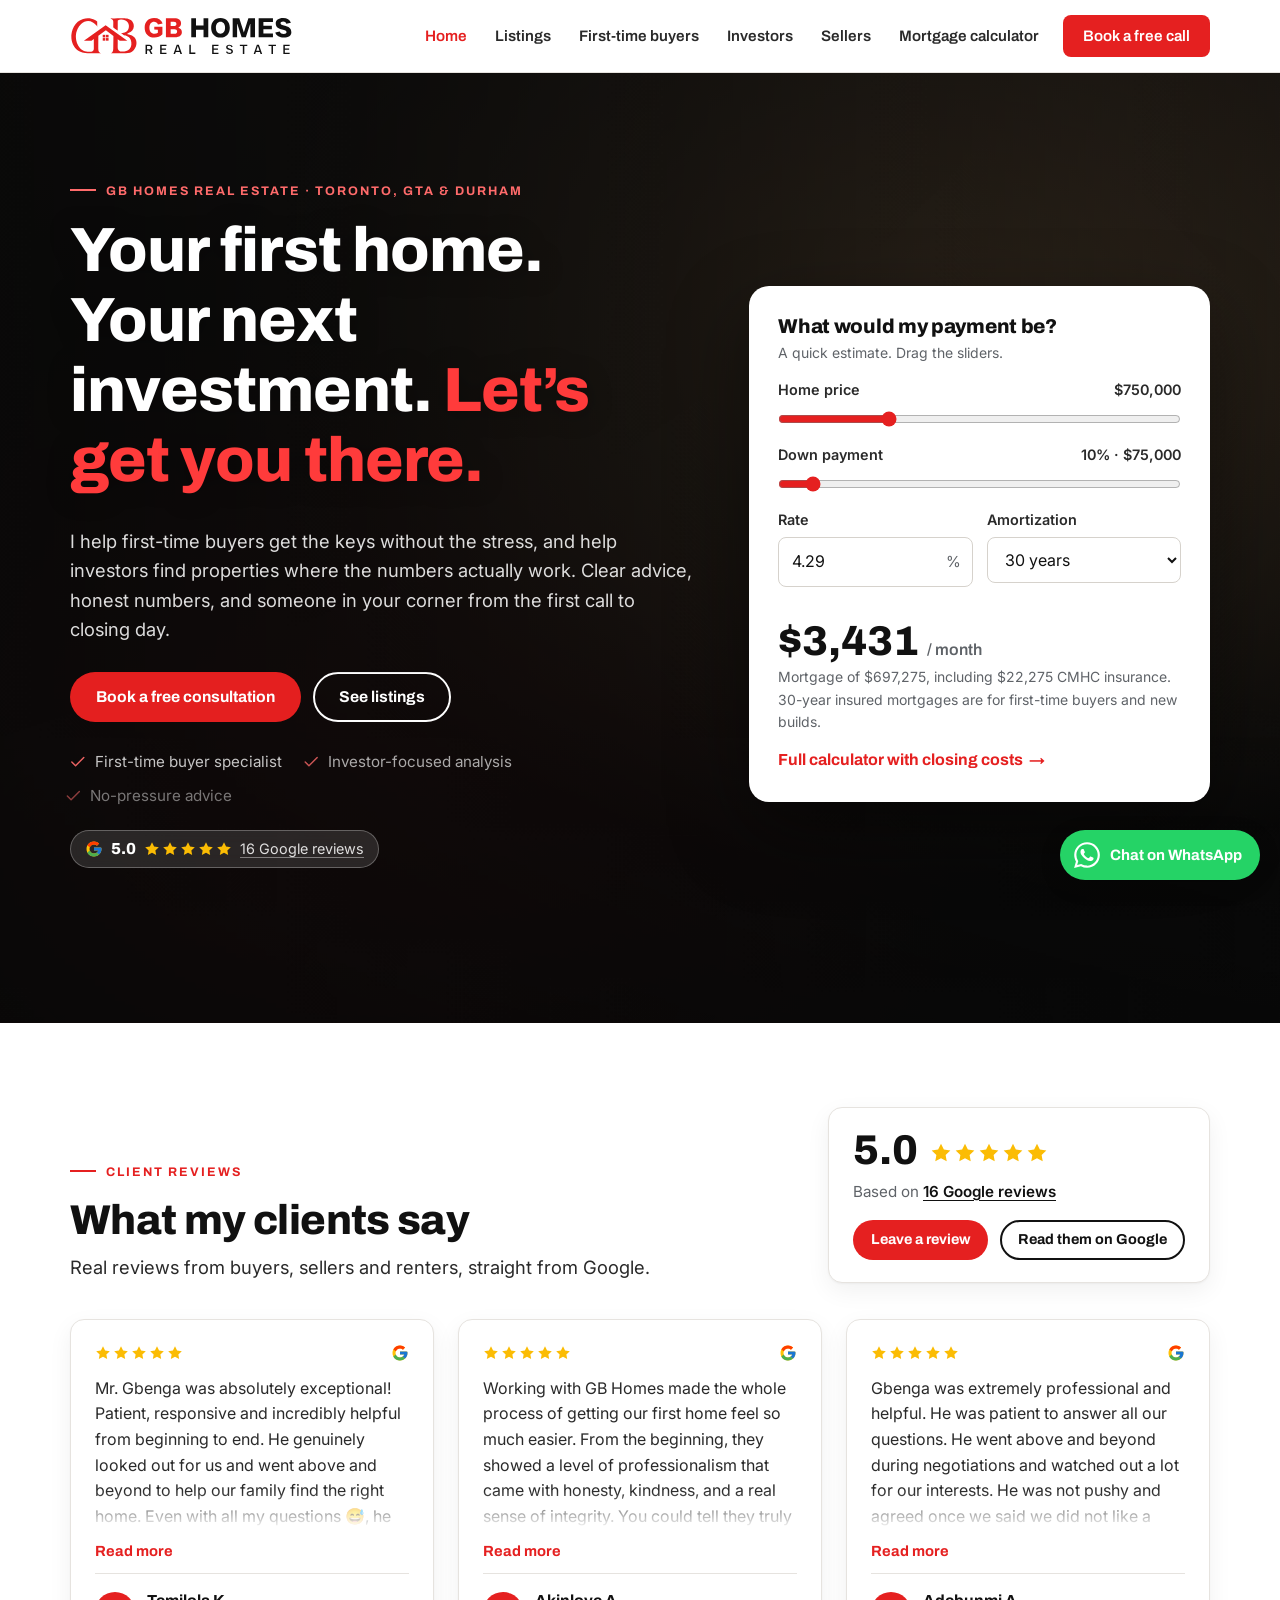
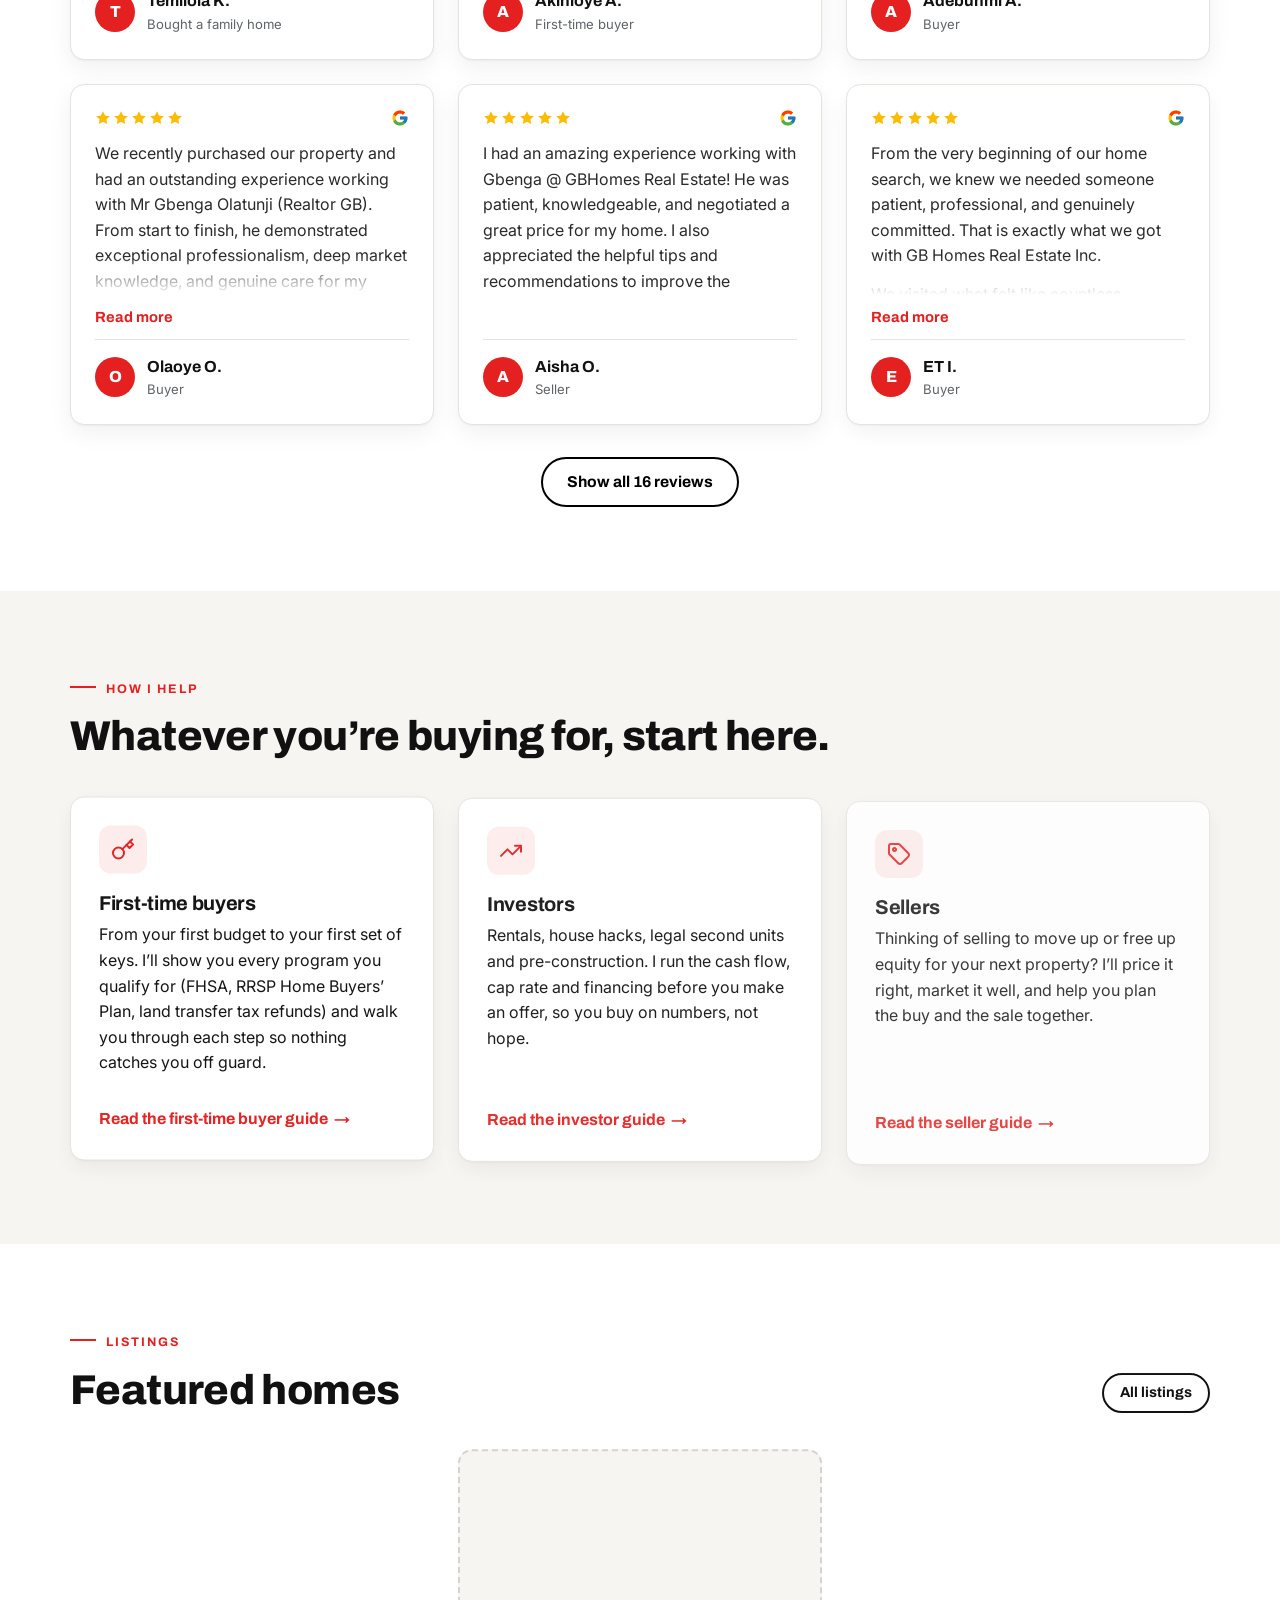
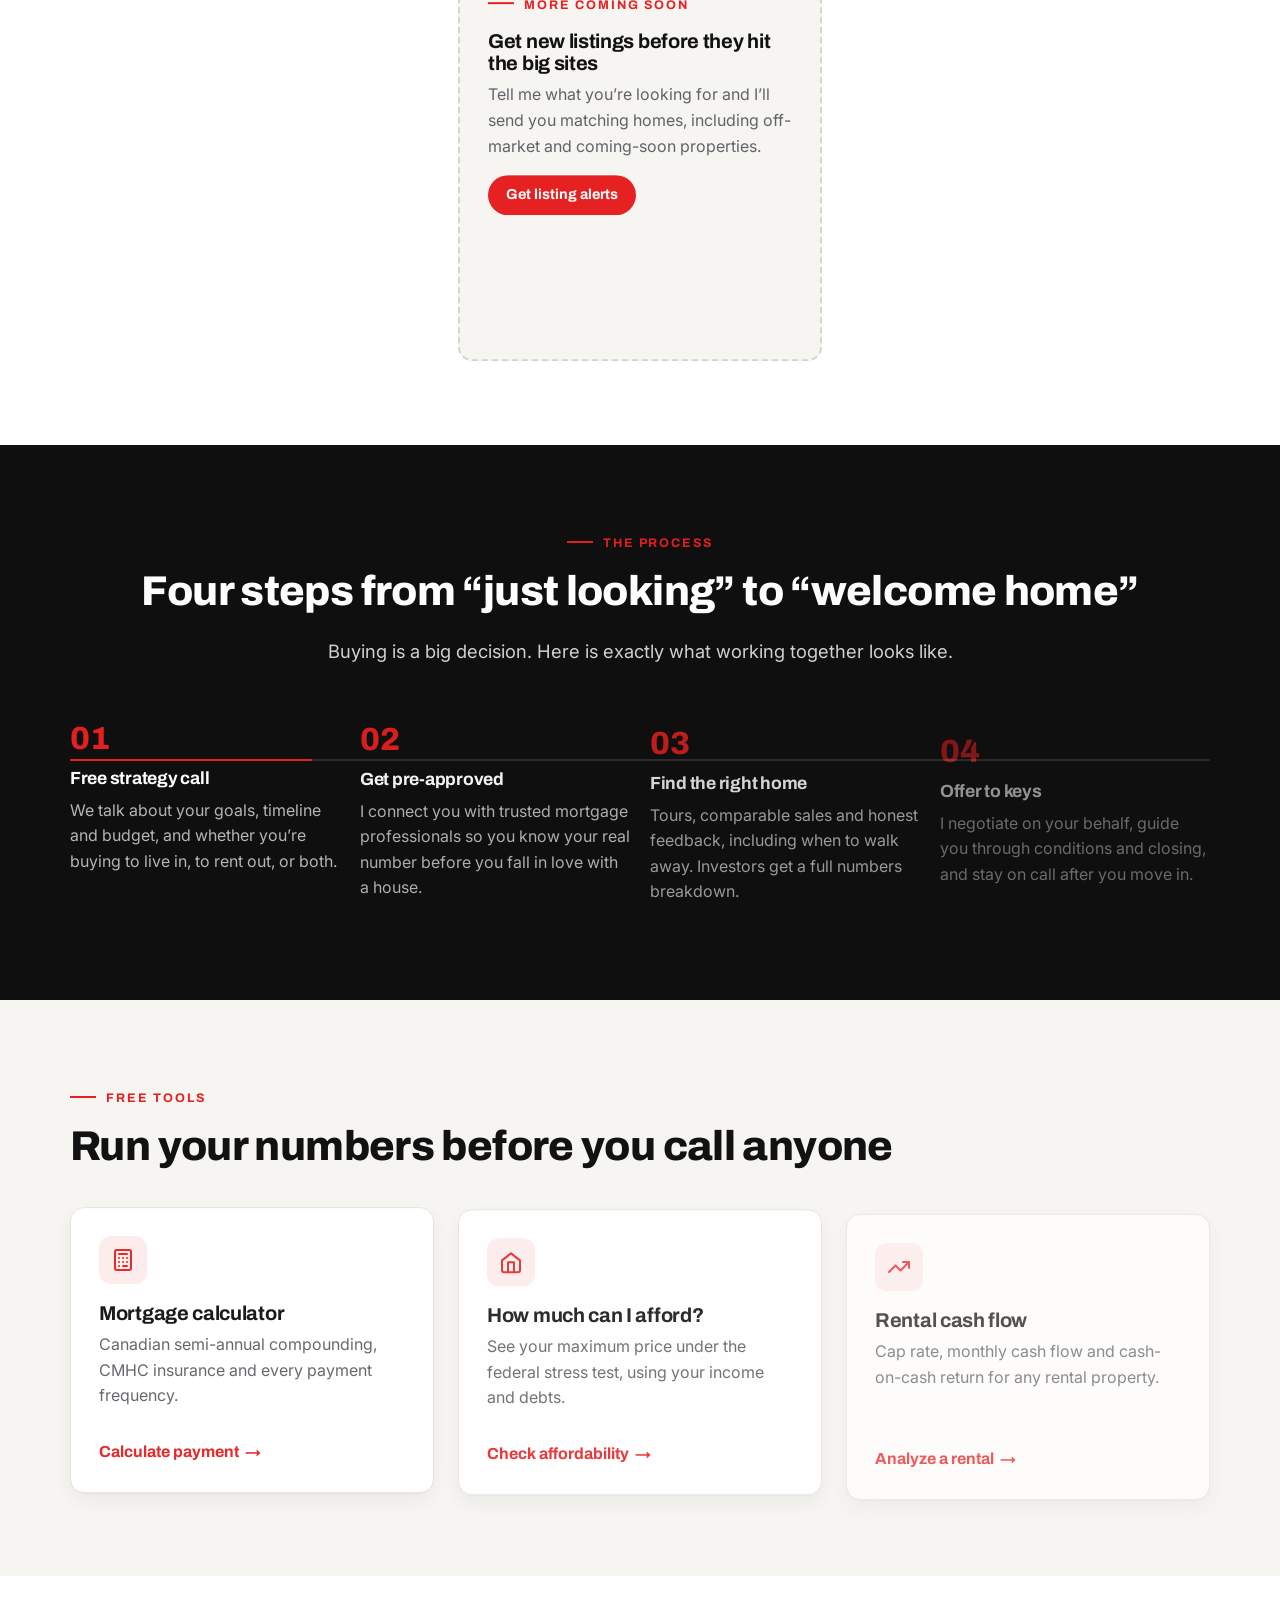
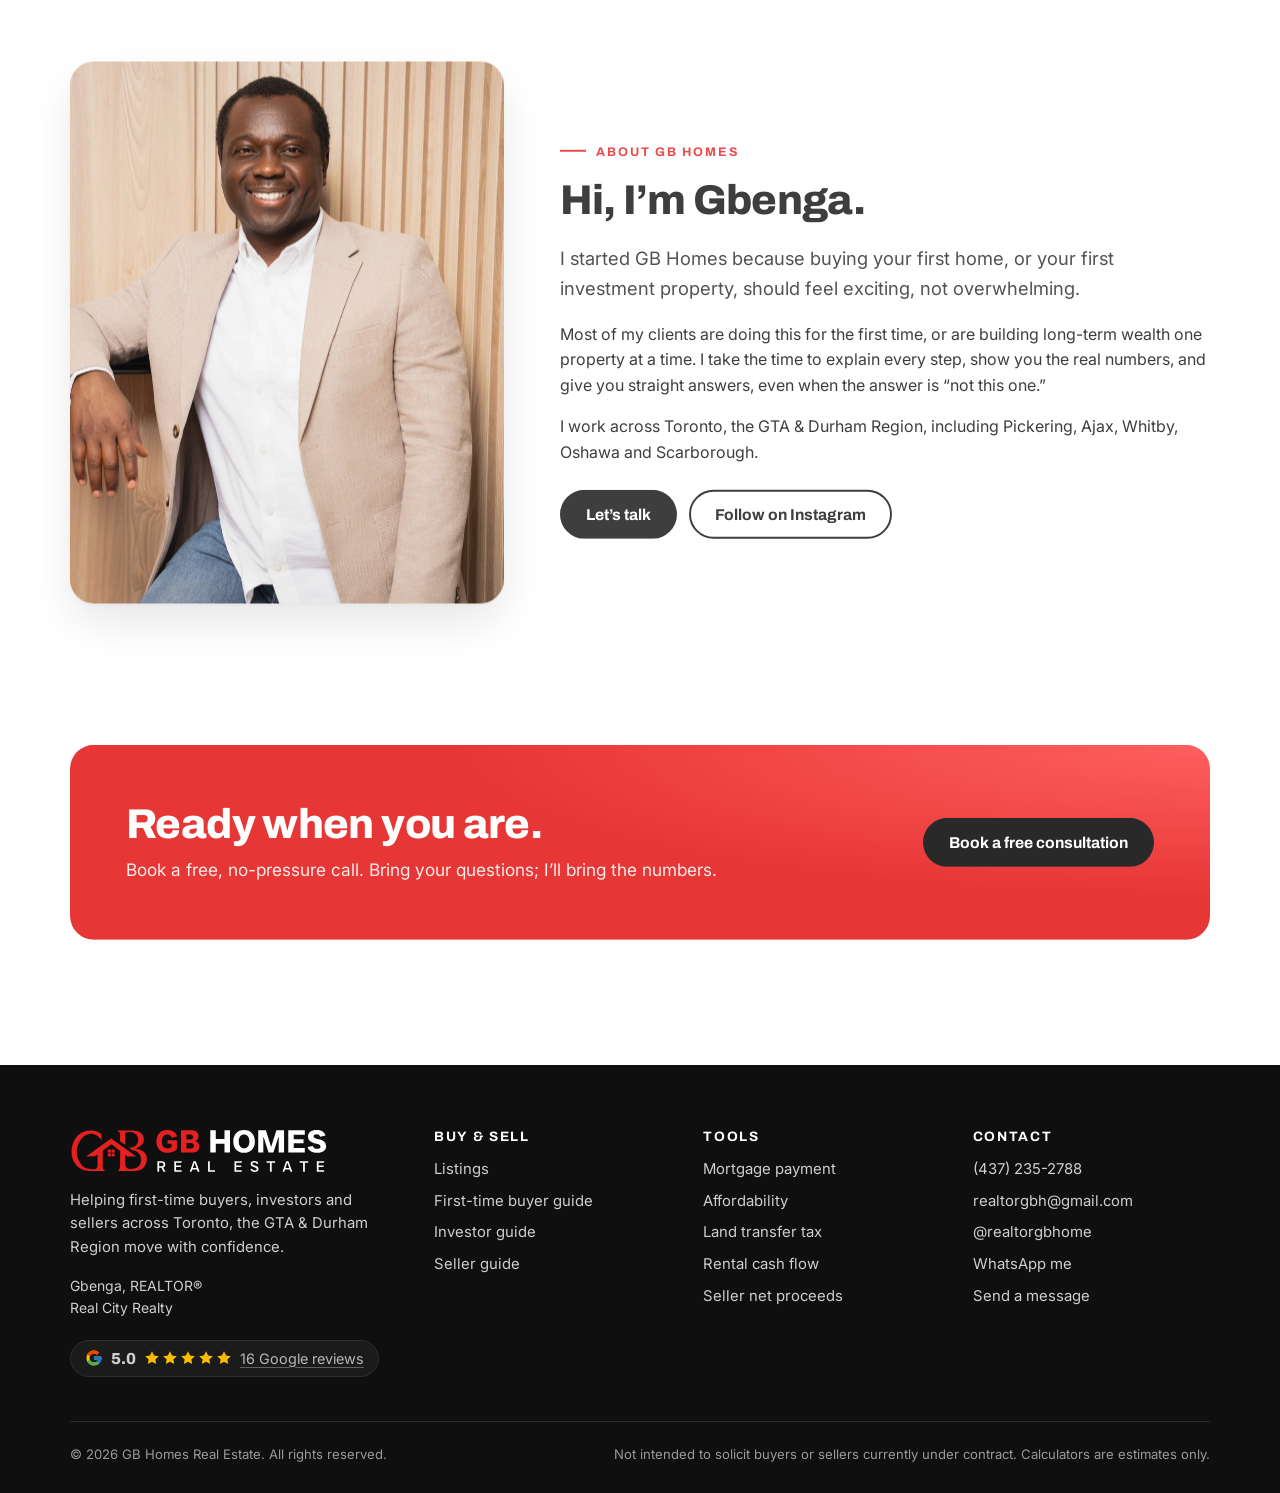
<file: index.html>
<!doctype html>
<html lang="en-CA" class="no-js">
<head>
<meta charset="utf-8">
<meta name="viewport" content="width=device-width, initial-scale=1">
<title>GB Homes Real Estate | First homes & investment properties in the GTA</title>
<meta name="description" content="GB Homes helps first-time buyers and investors across Toronto, the GTA and Durham Region buy with confidence. Listings, a Canadian mortgage calculator and free buyer guides.">
<meta property="og:title" content="GB Homes Real Estate | First homes & investment properties in the GTA">
<meta property="og:description" content="GB Homes helps first-time buyers and investors across Toronto, the GTA and Durham Region buy with confidence. Listings, a Canadian mortgage calculator and free buyer guides.">
<meta property="og:type" content="website">
<meta name="theme-color" content="#E52020">
<link rel="icon" href="assets/brand/mark.svg" type="image/svg+xml">
<link rel="preconnect" href="https://fonts.googleapis.com">
<link rel="preconnect" href="https://fonts.gstatic.com" crossorigin>
<link href="https://fonts.googleapis.com/css2?family=Archivo:wght@600;700;800&family=Inter:wght@400;500;600&display=swap" rel="stylesheet">
<link rel="stylesheet" href="css/styles.css?v=reviews20261126">
<script>(function(d){try{if(!matchMedia("(prefers-reduced-motion: reduce)").matches){d.classList.add("motion");setTimeout(function(){d.classList.remove("motion")},2500)}}catch(e){}})(document.documentElement)</script>
</head>
<body>
<a class="skip-link" href="#main">Skip to content</a>
<header class="site-header">
  <div class="wrap">
    <a class="brand" href="index.html" aria-label="GB Homes Real Estate, home"><img src="assets/brand/logo-horizontal.svg" alt="GB Homes Real Estate" width="215" height="38"></a>
    <button class="nav-toggle" type="button" aria-expanded="false" aria-controls="site-nav" aria-label="Open menu"><svg viewBox="0 0 24 24" fill="none" stroke="currentColor" stroke-width="2" stroke-linecap="round" stroke-linejoin="round" aria-hidden="true"><path d="M3 6h18M3 12h18M3 18h18"/></svg></button>
    <nav class="nav" id="site-nav" aria-label="Main">
      <a href="index.html" aria-current="page">Home</a><a href="listings.html">Listings</a><a href="first-time-buyers.html">First-time buyers</a><a href="investors.html">Investors</a><a href="sellers.html">Sellers</a><a href="mortgage-calculator.html">Mortgage calculator</a>
      <a class="btn btn--red" href="contact.html#book">Book a free call</a>
    </nav>
  </div>
</header>
<main id="main">
<section class="hero hero--dark">
  <div class="hero-media" aria-hidden="true">
    <video id="hero-video" muted loop playsinline preload="metadata"></video>
  </div>
  <div class="wrap">
    <div>
      <span class="eyebrow">GB Homes Real Estate · Toronto, GTA &amp; Durham</span>
      <h1>Your first home. Your next investment. <span class="red">Let’s get you there.</span></h1>
      <p class="lead">I help first-time buyers get the keys without the stress, and help investors find properties where the numbers actually work. Clear advice, honest numbers, and someone in your corner from the first call to closing day.</p>
      <div class="btn-row">
        <a class="btn btn--red" href="contact.html">Book a free consultation</a>
        <a class="btn btn--ghost" href="listings.html">See listings</a>
      </div>
      <ul class="hero-points">
        <li><svg viewBox="0 0 24 24" fill="none" stroke="currentColor" stroke-width="2" stroke-linecap="round" stroke-linejoin="round" aria-hidden="true"><path d="M20 6 9 17l-5-5"/></svg> First-time buyer specialist</li>
        <li><svg viewBox="0 0 24 24" fill="none" stroke="currentColor" stroke-width="2" stroke-linecap="round" stroke-linejoin="round" aria-hidden="true"><path d="M20 6 9 17l-5-5"/></svg> Investor-focused analysis</li>
        <li><svg viewBox="0 0 24 24" fill="none" stroke="currentColor" stroke-width="2" stroke-linecap="round" stroke-linejoin="round" aria-hidden="true"><path d="M20 6 9 17l-5-5"/></svg> No-pressure advice</li>
      </ul>
      <a class="g-badge g-badge--hero" href="#reviews" data-google-badge>Rated 5.0 on Google</a>
      <p class="hero-call" data-config-wrap>Call or text <a data-config-href="phone" href="#"><span data-config="phone"></span></a></p>
    </div>

    <form class="quick-calc" id="quick-calc" aria-labelledby="qc-title" onsubmit="return false">
      <h2 id="qc-title">What would my payment be?</h2>
      <p class="muted small">A quick estimate. Drag the sliders.</p>
      <div class="field">
        <label for="qc-price">Home price <output id="qc-price-out"></output></label>
        <input type="range" id="qc-price" min="300000" max="2000000" step="5000" value="750000">
      </div>
      <div class="field">
        <label for="qc-down">Down payment <output id="qc-down-out"></output></label>
        <input type="range" id="qc-down" min="5" max="50" step="1" value="10">
      </div>
      <div class="field-row">
        <div class="field">
          <label for="qc-rate">Rate</label>
          <div class="input-affix suffix"><input class="input" id="qc-rate" inputmode="decimal" value="4.29"><span class="affix">%</span></div>
        </div>
        <div class="field">
          <label for="qc-amort">Amortization</label>
          <select class="input" id="qc-amort">
            <option value="25">25 years</option>
            <option value="30" selected>30 years</option>
          </select>
        </div>
      </div>
      <div class="result-big"><span id="qc-pay">—</span> <small>/ month</small></div>
      <p class="muted small" id="qc-note"></p>
      <a class="link-arrow" href="mortgage-calculator.html" id="qc-more">Full calculator with closing costs</a>
    </form>
  </div>
</section>

<section class="section reviews" id="reviews" aria-labelledby="reviews-title">
  <div class="wrap">
    <div class="reviews-head">
      <div>
        <span class="eyebrow">Client reviews</span>
        <h2 id="reviews-title">What my clients say</h2>
        <p class="lead">Real reviews from buyers, sellers and renters, straight from Google.</p>
      </div>
      <div class="reviews-summary card reveal">
        <div class="reviews-summary__score"><span data-review-rating>5.0</span><span data-review-stars></span></div>
        <p class="reviews-summary__count">Based on <a data-review-link="all" href="#"><span data-review-count>Google reviews</span></a></p>
        <div class="btn-row">
          <a class="btn btn--red btn--sm" data-review-link="write" href="#">Leave a review</a>
          <a class="btn btn--ghost btn--sm" data-review-link="all" href="#">Read them on Google</a>
        </div>
      </div>
    </div>
    <div class="grid grid-3 reviews-grid" id="reviews-grid"></div>
    <div class="center reviews-more"><button type="button" class="btn btn--ghost" id="reviews-more" hidden>Show all reviews</button></div>
  </div>
</section>

<section class="section section--cream">
  <div class="wrap">
    <div class="section-head">
      <div>
        <span class="eyebrow">How I help</span>
        <h2>Whatever you’re buying for, start here.</h2>
      </div>
    </div>
    <div class="grid grid-3">
      <article class="card service-card reveal">
        <div class="icon-badge"><svg viewBox="0 0 24 24" fill="none" stroke="currentColor" stroke-width="2" stroke-linecap="round" stroke-linejoin="round" aria-hidden="true"><circle cx="7.5" cy="15.5" r="5.5"/><path d="m21 2-9.6 9.6"/><path d="m15.5 7.5 3 3L22 7l-3-3"/></svg></div>
        <h3>First-time buyers</h3>
        <p>From your first budget to your first set of keys. I’ll show you every program you qualify for (FHSA, RRSP Home Buyers’ Plan, land transfer tax refunds) and walk you through each step so nothing catches you off guard.</p>
        <a class="link-arrow" href="first-time-buyers.html">Read the first-time buyer guide</a>
      </article>
      <article class="card service-card reveal">
        <div class="icon-badge"><svg viewBox="0 0 24 24" fill="none" stroke="currentColor" stroke-width="2" stroke-linecap="round" stroke-linejoin="round" aria-hidden="true"><path d="M22 7 13.5 15.5 8.5 10.5 2 17"/><path d="M16 7h6v6"/></svg></div>
        <h3>Investors</h3>
        <p>Rentals, house hacks, legal second units and pre-construction. I run the cash flow, cap rate and financing before you make an offer, so you buy on numbers, not hope.</p>
        <a class="link-arrow" href="investors.html">Read the investor guide</a>
      </article>
      <article class="card service-card reveal">
        <div class="icon-badge"><svg viewBox="0 0 24 24" fill="none" stroke="currentColor" stroke-width="2" stroke-linecap="round" stroke-linejoin="round" aria-hidden="true"><path d="M12.6 2.6A2 2 0 0 0 11.2 2H4a2 2 0 0 0-2 2v7.2a2 2 0 0 0 .6 1.4l8.7 8.7a2.4 2.4 0 0 0 3.4 0l6.6-6.6a2.4 2.4 0 0 0 0-3.4z"/><circle cx="7.5" cy="7.5" r="1.5"/></svg></div>
        <h3>Sellers</h3>
        <p>Thinking of selling to move up or free up equity for your next property? I’ll price it right, market it well, and help you plan the buy and the sale together.</p>
        <a class="link-arrow" href="sellers.html">Read the seller guide</a>
      </article>
    </div>
  </div>
</section>

<section class="section">
  <div class="wrap">
    <div class="section-head">
      <div>
        <span class="eyebrow">Listings</span>
        <h2>Featured homes</h2>
      </div>
      <a class="btn btn--ghost btn--sm" href="listings.html">All listings</a>
    </div>
    <div class="grid grid-3" id="featured-listings"></div>
  </div>
</section>

<section class="section section--dark">
  <div class="wrap">
    <div class="center">
      <span class="eyebrow">The process</span>
      <h2>Four steps from “just looking” to “welcome home”</h2>
      <p class="lead">Buying is a big decision. Here is exactly what working together looks like.</p>
    </div>
    <div class="steps" style="margin-top:48px">
      <div class="step reveal">
        <h3>Free strategy call</h3>
        <p class="muted">We talk about your goals, timeline and budget, and whether you’re buying to live in, to rent out, or both.</p>
      </div>
      <div class="step reveal">
        <h3>Get pre-approved</h3>
        <p class="muted">I connect you with trusted mortgage professionals so you know your real number before you fall in love with a house.</p>
      </div>
      <div class="step reveal">
        <h3>Find the right home</h3>
        <p class="muted">Tours, comparable sales and honest feedback, including when to walk away. Investors get a full numbers breakdown.</p>
      </div>
      <div class="step reveal">
        <h3>Offer to keys</h3>
        <p class="muted">I negotiate on your behalf, guide you through conditions and closing, and stay on call after you move in.</p>
      </div>
    </div>
  </div>
</section>

<section class="section section--cream">
  <div class="wrap">
    <div class="section-head">
      <div>
        <span class="eyebrow">Free tools</span>
        <h2>Run your numbers before you call anyone</h2>
      </div>
    </div>
    <div class="grid grid-3">
      <a class="card service-card reveal" href="mortgage-calculator.html" style="text-decoration:none">
        <div class="icon-badge"><svg viewBox="0 0 24 24" fill="none" stroke="currentColor" stroke-width="2" stroke-linecap="round" stroke-linejoin="round" aria-hidden="true"><rect x="4" y="2" width="16" height="20" rx="2"/><path d="M8 6h8M8 10h.01M12 10h.01M16 10h.01M8 14h.01M12 14h.01M16 14h.01M8 18h.01M12 18h4"/></svg></div>
        <h3>Mortgage calculator</h3>
        <p class="muted">Canadian semi-annual compounding, CMHC insurance and every payment frequency.</p>
        <span class="link-arrow">Calculate payment</span>
      </a>
      <a class="card service-card reveal" href="mortgage-calculator.html#afford" style="text-decoration:none">
        <div class="icon-badge"><svg viewBox="0 0 24 24" fill="none" stroke="currentColor" stroke-width="2" stroke-linecap="round" stroke-linejoin="round" aria-hidden="true"><path d="m3 10 9-7 9 7v10a2 2 0 0 1-2 2H5a2 2 0 0 1-2-2z"/><path d="M9 22V12h6v10"/></svg></div>
        <h3>How much can I afford?</h3>
        <p class="muted">See your maximum price under the federal stress test, using your income and debts.</p>
        <span class="link-arrow">Check affordability</span>
      </a>
      <a class="card service-card reveal" href="investors.html#calculator" style="text-decoration:none">
        <div class="icon-badge"><svg viewBox="0 0 24 24" fill="none" stroke="currentColor" stroke-width="2" stroke-linecap="round" stroke-linejoin="round" aria-hidden="true"><path d="M22 7 13.5 15.5 8.5 10.5 2 17"/><path d="M16 7h6v6"/></svg></div>
        <h3>Rental cash flow</h3>
        <p class="muted">Cap rate, monthly cash flow and cash-on-cash return for any rental property.</p>
        <span class="link-arrow">Analyze a rental</span>
      </a>
    </div>
  </div>
</section>

<section class="section">
  <div class="wrap about">
    <figure class="about-photo reveal"><img src="assets/photos/gbenga.jpg" alt="Gbenga of GB Homes Real Estate, smiling, in a beige blazer" width="960" height="1200" loading="lazy"></figure>
    <div class="reveal">
      <span class="eyebrow">About GB Homes</span>
      <h2>Hi, I’m <span data-config="agentName">Gbenga</span>.</h2>
      <p class="lead">I started GB Homes because buying your first home, or your first investment property, should feel exciting, not overwhelming.</p>
      <p>Most of my clients are doing this for the first time, or are building long-term wealth one property at a time. I take the time to explain every step, show you the real numbers, and give you straight answers, even when the answer is “not this one.”</p>
      <p>I work across <span data-config="serviceArea">Toronto, the GTA &amp; Durham Region</span>, including Pickering, Ajax, Whitby, Oshawa and Scarborough.</p>
      <div class="btn-row" style="margin-top:24px">
        <a class="btn btn--ink" href="contact.html">Let’s talk</a>
        <a class="btn btn--ghost" data-config-href="instagram" href="#" rel="noopener">Follow on Instagram</a>
      </div>
    </div>
  </div>
</section>

<section class="section--tight">
  <div class="wrap">
    <div class="cta-band">
      <div>
        <h2>Ready when you are.</h2>
        <p>Book a free, no-pressure call. Bring your questions; I’ll bring the numbers.</p>
      </div>
      <a class="btn btn--ink" href="contact.html">Book a free consultation</a>
    </div>
  </div>
</section>
<div style="height:72px"></div>
</main>
<footer class="site-footer">
  <div class="wrap">
    <div class="footer-grid">
      <div>
        <img class="footer-logo" src="assets/brand/logo-horizontal-white.svg" alt="GB Homes Real Estate" width="250" height="44">
        <p>Helping first-time buyers, investors and sellers across <span data-config="serviceArea">Toronto, the GTA &amp; Durham Region</span> move with confidence.</p>
        <p class="small"><span data-config="agentName">Gbenga</span>, <span data-config="registeredTitle"></span><br><span data-config="brokerageName"></span><span data-config-wrap><br><span data-config="brokerageAddress"></span></span></p>
        <a class="g-badge g-badge--footer" data-google-badge>Rated 5.0 on Google</a>
      </div>
      <div>
        <h4>Buy &amp; sell</h4>
        <ul>
          <li><a href="listings.html">Listings</a></li>
          <li><a href="first-time-buyers.html">First-time buyer guide</a></li>
          <li><a href="investors.html">Investor guide</a></li>
          <li><a href="sellers.html">Seller guide</a></li>
        </ul>
      </div>
      <div>
        <h4>Tools</h4>
        <ul>
          <li><a href="mortgage-calculator.html">Mortgage payment</a></li>
          <li><a href="mortgage-calculator.html#afford">Affordability</a></li>
          <li><a href="mortgage-calculator.html#closing">Land transfer tax</a></li>
          <li><a href="investors.html#calculator">Rental cash flow</a></li>
          <li><a href="sellers.html#proceeds">Seller net proceeds</a></li>
        </ul>
      </div>
      <div>
        <h4>Contact</h4>
        <ul>
          <li data-config-wrap><a data-config-href="phone" href="#"><span data-config="phone"></span></a></li>
          <li data-config-wrap><a data-config-href="email" href="#"><span data-config="email"></span></a></li>
          <li data-config-wrap><a data-config-href="instagram" href="#" rel="noopener"><span data-config="instagram"></span></a></li>
          <li data-config-wrap><a data-config-href="whatsapp" href="#">WhatsApp me</a></li>
          <li><a href="contact.html">Send a message</a></li>
        </ul>
      </div>
    </div>
    <div class="footer-bottom">
      <span>© <span data-year>2026</span> GB Homes Real Estate. All rights reserved.</span>
      <span>Not intended to solicit buyers or sellers currently under contract. Calculators are estimates only.</span>
    </div>
  </div>
</footer>
<script src="js/vendor/gsap.min.js?v=3.13.0"></script>
<script src="js/vendor/ScrollTrigger.min.js?v=3.13.0"></script>
<script src="js/config.js?v=reviews20261126"></script>
<script src="js/supabase.js?v=reviews20261126"></script>
<script src="js/site.js?v=reviews20261126"></script>
<script src="js/finance.js?v=reviews20261126"></script>
<script src="js/listings-data.js?v=reviews20261126"></script>
<script src="js/listings.js?v=reviews20261126"></script>
<script src="js/home.js?v=reviews20261126"></script>
<script src="js/reviews-data.js?v=reviews20261126"></script>
<script src="js/reviews.js?v=reviews20261126"></script>
<script src="js/motion.js?v=reviews20261126"></script>
</body>
</html>
</file>
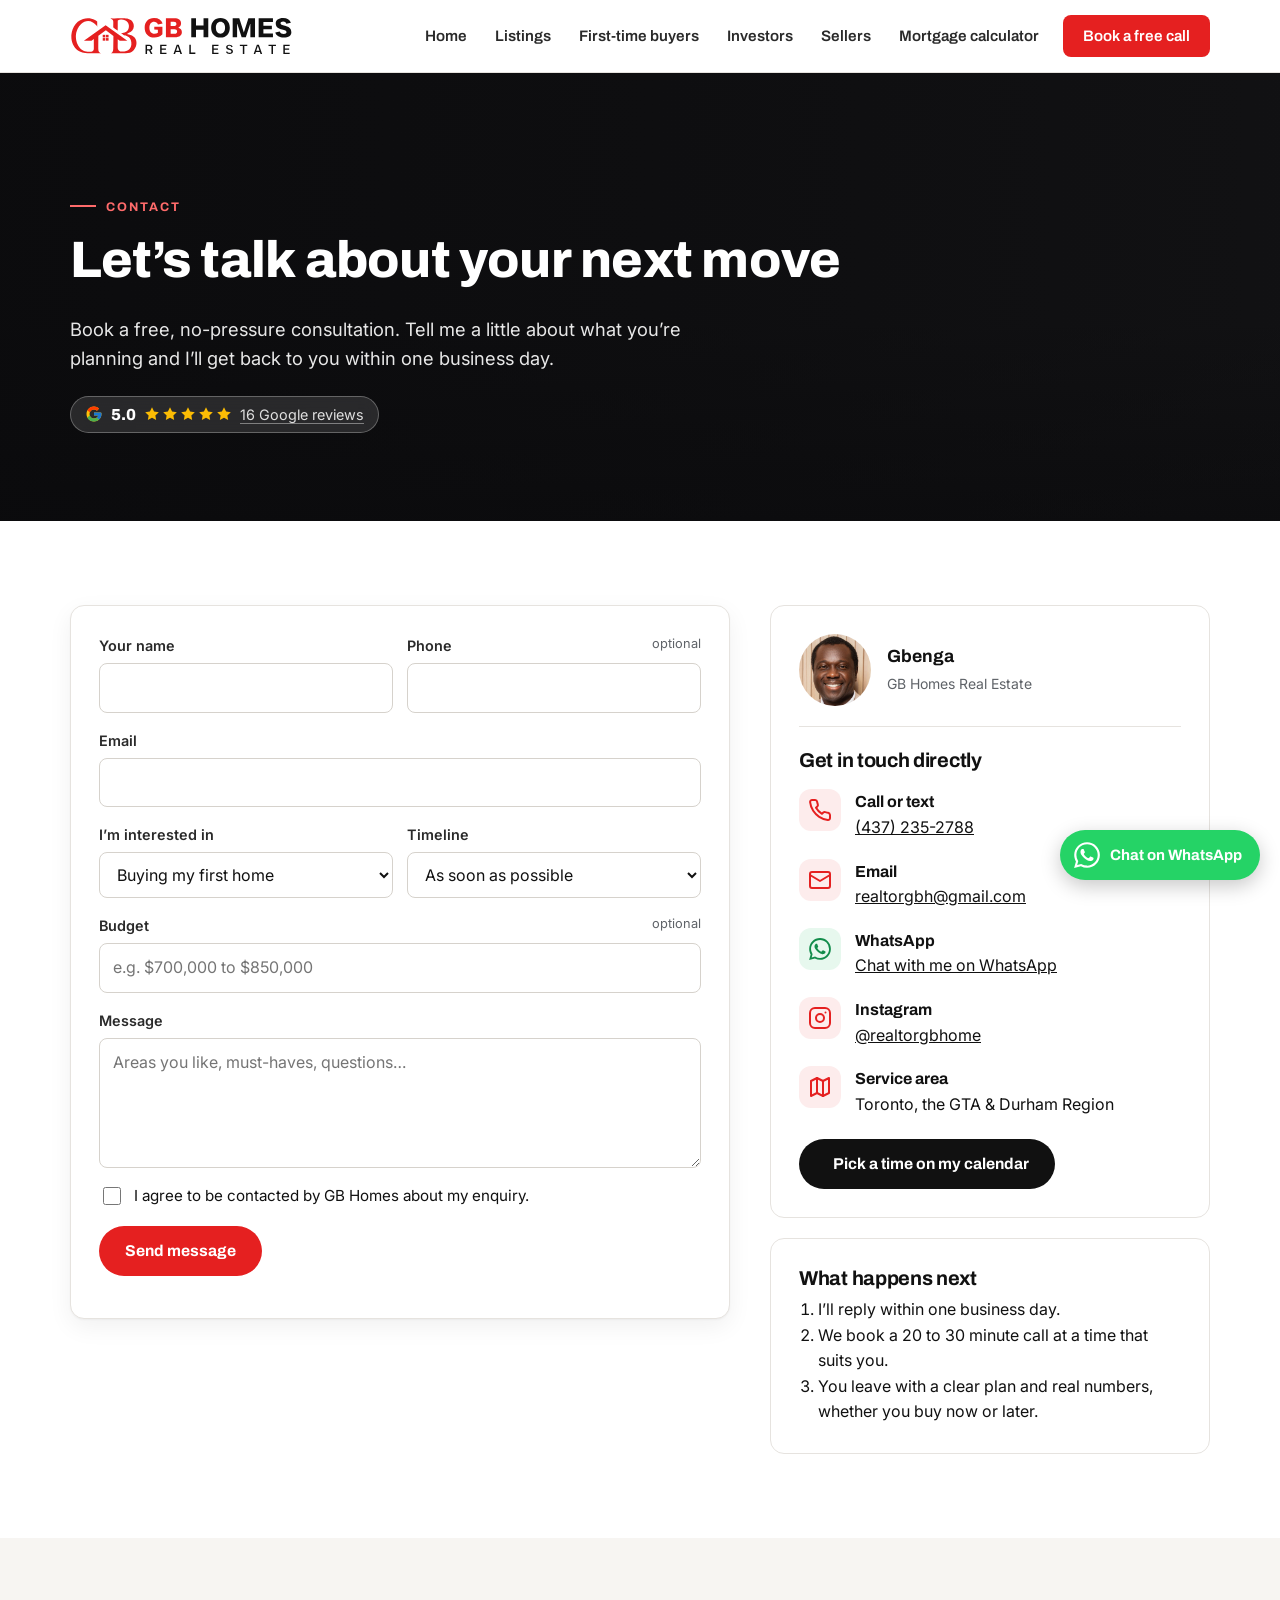
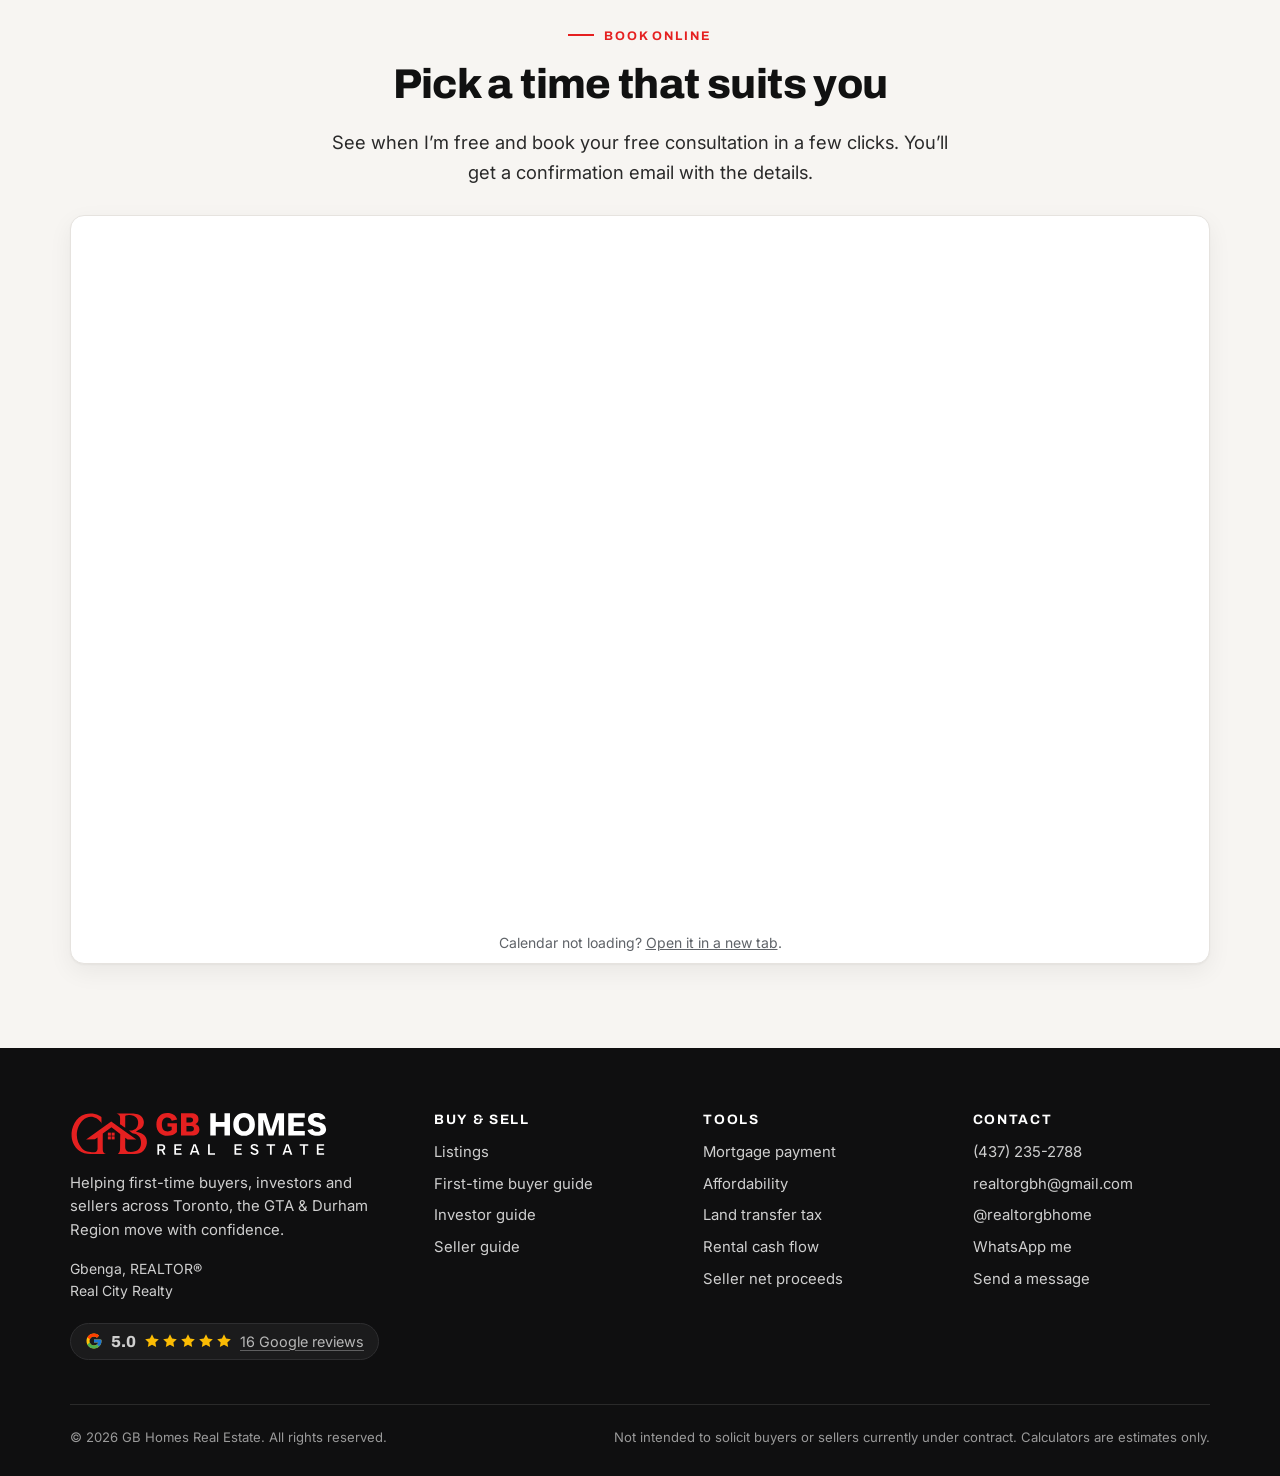
<file: contact.html>
<!doctype html>
<html lang="en-CA" class="no-js">
<head>
<meta charset="utf-8">
<meta name="viewport" content="width=device-width, initial-scale=1">
<title>Contact | GB Homes Real Estate</title>
<meta name="description" content="Book a free consultation with GB Homes Real Estate. Help for first-time buyers, investors and sellers across Toronto, the GTA and Durham Region.">
<meta property="og:title" content="Contact | GB Homes Real Estate">
<meta property="og:description" content="Book a free consultation with GB Homes Real Estate. Help for first-time buyers, investors and sellers across Toronto, the GTA and Durham Region.">
<meta property="og:type" content="website">
<meta name="theme-color" content="#E52020">
<link rel="icon" href="assets/brand/mark.svg" type="image/svg+xml">
<link rel="preconnect" href="https://fonts.googleapis.com">
<link rel="preconnect" href="https://fonts.gstatic.com" crossorigin>
<link href="https://fonts.googleapis.com/css2?family=Archivo:wght@600;700;800&family=Inter:wght@400;500;600&display=swap" rel="stylesheet">
<link rel="stylesheet" href="css/styles.css?v=reviews20261126">
<script>(function(d){try{if(!matchMedia("(prefers-reduced-motion: reduce)").matches){d.classList.add("motion");setTimeout(function(){d.classList.remove("motion")},2500)}}catch(e){}})(document.documentElement)</script>
</head>
<body>
<a class="skip-link" href="#main">Skip to content</a>
<header class="site-header">
  <div class="wrap">
    <a class="brand" href="index.html" aria-label="GB Homes Real Estate, home"><img src="assets/brand/logo-horizontal.svg" alt="GB Homes Real Estate" width="215" height="38"></a>
    <button class="nav-toggle" type="button" aria-expanded="false" aria-controls="site-nav" aria-label="Open menu"><svg viewBox="0 0 24 24" fill="none" stroke="currentColor" stroke-width="2" stroke-linecap="round" stroke-linejoin="round" aria-hidden="true"><path d="M3 6h18M3 12h18M3 18h18"/></svg></button>
    <nav class="nav" id="site-nav" aria-label="Main">
      <a href="index.html">Home</a><a href="listings.html">Listings</a><a href="first-time-buyers.html">First-time buyers</a><a href="investors.html">Investors</a><a href="sellers.html">Sellers</a><a href="mortgage-calculator.html">Mortgage calculator</a>
      <a class="btn btn--red" href="#book" aria-current="page">Book a free call</a>
    </nav>
  </div>
</header>
<main id="main">
<section class="page-hero page-hero--photo page-hero--contact">
  <div class="wrap">
    <span class="eyebrow">Contact</span>
    <h1>Let’s talk about your next move</h1>
    <p class="lead">Book a free, no-pressure consultation. Tell me a little about what you’re planning and I’ll get back to you within one business day.</p>
    <a class="g-badge g-badge--hero" href="index.html#reviews" data-google-badge>Rated 5.0 on Google</a>
  </div>
</section>

<section class="section">
  <div class="wrap contact-grid">
    <form class="card" id="contact-form" novalidate>
      <div class="field-row">
        <div class="field">
          <label for="cf-name">Your name</label>
          <input class="input" id="cf-name" name="name" autocomplete="name" required>
        </div>
        <div class="field">
          <label for="cf-phone">Phone <span class="hint">optional</span></label>
          <input class="input" id="cf-phone" name="phone" type="tel" autocomplete="tel">
        </div>
      </div>
      <div class="field">
        <label for="cf-email">Email</label>
        <input class="input" id="cf-email" name="email" type="email" autocomplete="email" required>
      </div>
      <div class="field-row">
        <div class="field">
          <label for="cf-topic">I’m interested in</label>
          <select class="input" id="cf-topic" name="topic">
            <option value="first-time">Buying my first home</option>
            <option value="investor">Buying an investment property</option>
            <option value="showing">Booking a showing</option>
            <option value="alerts">Getting listing alerts</option>
            <option value="preapproval">Help with mortgage pre-approval</option>
            <option value="selling">Selling my home</option>
            <option value="other">Something else</option>
          </select>
        </div>
        <div class="field">
          <label for="cf-timeline">Timeline</label>
          <select class="input" id="cf-timeline" name="timeline">
            <option>As soon as possible</option>
            <option>In 1 to 3 months</option>
            <option>In 3 to 6 months</option>
            <option>In 6 to 12 months</option>
            <option>Just exploring</option>
          </select>
        </div>
      </div>
      <div class="field">
        <label for="cf-budget">Budget <span class="hint">optional</span></label>
        <input class="input" id="cf-budget" name="budget" placeholder="e.g. $700,000 to $850,000">
      </div>
      <div class="field">
        <label for="cf-message">Message</label>
        <textarea class="input" id="cf-message" name="message" placeholder="Areas you like, must-haves, questions…"></textarea>
      </div>
      <label class="check"><input type="checkbox" id="cf-consent" name="consent" required> I agree to be contacted by GB Homes about my enquiry.</label>
      <input type="text" name="_gotcha" tabindex="-1" autocomplete="off" style="position:absolute;left:-9999px" aria-hidden="true">
      <button class="btn btn--red" type="submit" style="margin-top:8px">Send message</button>
      <div class="form-status" id="cf-status" role="status" aria-live="polite"></div>
    </form>

    <aside>
      <div class="card card--flat">
        <div class="agent-card">
          <img src="assets/photos/gbenga-headshot.jpg" alt="Gbenga" width="96" height="96">
          <div><strong data-config="agentName">Gbenga</strong><span class="muted small">GB Homes Real Estate</span></div>
        </div>
        <h3>Get in touch directly</h3>
        <ul class="contact-list" style="margin-top:18px">
          <li data-config-wrap><span class="icon-badge"><svg viewBox="0 0 24 24" fill="none" stroke="currentColor" stroke-width="2" stroke-linecap="round" stroke-linejoin="round" aria-hidden="true"><path d="M22 16.9v3a2 2 0 0 1-2.2 2 19.8 19.8 0 0 1-8.6-3.1 19.5 19.5 0 0 1-6-6A19.8 19.8 0 0 1 2.1 4.2 2 2 0 0 1 4.1 2h3a2 2 0 0 1 2 1.7c.1.9.4 1.8.7 2.7a2 2 0 0 1-.5 2.1L8 9.8a16 16 0 0 0 6 6l1.3-1.3a2 2 0 0 1 2.1-.4c.9.3 1.8.6 2.7.7a2 2 0 0 1 1.7 2z"/></svg></span><div><strong>Call or text</strong><a data-config-href="phone" href="#"><span data-config="phone"></span></a></div></li>
          <li data-config-wrap><span class="icon-badge"><svg viewBox="0 0 24 24" fill="none" stroke="currentColor" stroke-width="2" stroke-linecap="round" stroke-linejoin="round" aria-hidden="true"><rect x="2" y="4" width="20" height="16" rx="2"/><path d="m22 7-10 6L2 7"/></svg></span><div><strong>Email</strong><a data-config-href="email" href="#"><span data-config="email"></span></a></div></li>
          <li data-config-wrap><span class="icon-badge icon-badge--wa" data-wa-icon></span><div><strong>WhatsApp</strong><a data-config-href="whatsapp" href="#">Chat with me on WhatsApp</a></div></li>
          <li data-config-wrap><span class="icon-badge"><svg viewBox="0 0 24 24" fill="none" stroke="currentColor" stroke-width="2" stroke-linecap="round" stroke-linejoin="round" aria-hidden="true"><rect x="2" y="2" width="20" height="20" rx="5"/><circle cx="12" cy="12" r="4"/><path d="M17.5 6.5h.01"/></svg></span><div><strong>Instagram</strong><a data-config-href="instagram" href="#" rel="noopener"><span data-config="instagram"></span></a></div></li>
          <li><span class="icon-badge"><svg viewBox="0 0 24 24" fill="none" stroke="currentColor" stroke-width="2" stroke-linecap="round" stroke-linejoin="round" aria-hidden="true"><path d="M9 3 3 6v15l6-3 6 3 6-3V3l-6 3z"/><path d="M9 3v15M15 6v15"/></svg></span><div><strong>Service area</strong><span data-config="serviceArea">Toronto, the GTA &amp; Durham Region</span></div></li>
        </ul>
        <div data-config-wrap style="margin-top:22px">
          <a class="btn btn--ink" data-config-href="bookingUrl" data-booking-jump href="#" rel="noopener"><svg viewBox="0 0 24 24" fill="none" stroke="currentColor" stroke-width="2" stroke-linecap="round" stroke-linejoin="round" aria-hidden="true"><rect x="3" y="4" width="18" height="18" rx="2"/><path d="M16 2v4M8 2v4M3 10h18"/></svg> Pick a time on my calendar</a>
        </div>
      </div>
      <div class="card card--flat" style="margin-top:20px">
        <h3>What happens next</h3>
        <ol style="padding-left:1.2em;margin:0">
          <li>I’ll reply within one business day.</li>
          <li>We book a 20 to 30 minute call at a time that suits you.</li>
          <li>You leave with a clear plan and real numbers, whether you buy now or later.</li>
        </ol>
      </div>
    </aside>
  </div>
</section>

<section class="section section--cream booking" id="book" data-booking hidden>
  <div class="wrap">
    <div class="booking-head">
      <span class="eyebrow">Book online</span>
      <h2>Pick a time that suits you</h2>
      <p class="lead">See when I’m free and book your free consultation in a few clicks. You’ll get a confirmation email with the details.</p>
    </div>
    <div class="card booking-card">
      <div class="booking-embed" id="booking-embed" aria-label="Booking calendar"></div>
      <p class="small muted booking-fallback">Calendar not loading? <a data-config-href="bookingUrl" href="#" target="_blank" rel="noopener">Open it in a new tab</a>.</p>
    </div>
  </div>
</section>
</main>
<footer class="site-footer">
  <div class="wrap">
    <div class="footer-grid">
      <div>
        <img class="footer-logo" src="assets/brand/logo-horizontal-white.svg" alt="GB Homes Real Estate" width="250" height="44">
        <p>Helping first-time buyers, investors and sellers across <span data-config="serviceArea">Toronto, the GTA &amp; Durham Region</span> move with confidence.</p>
        <p class="small"><span data-config="agentName">Gbenga</span>, <span data-config="registeredTitle"></span><br><span data-config="brokerageName"></span><span data-config-wrap><br><span data-config="brokerageAddress"></span></span></p>
        <a class="g-badge g-badge--footer" data-google-badge>Rated 5.0 on Google</a>
      </div>
      <div>
        <h4>Buy &amp; sell</h4>
        <ul>
          <li><a href="listings.html">Listings</a></li>
          <li><a href="first-time-buyers.html">First-time buyer guide</a></li>
          <li><a href="investors.html">Investor guide</a></li>
          <li><a href="sellers.html">Seller guide</a></li>
        </ul>
      </div>
      <div>
        <h4>Tools</h4>
        <ul>
          <li><a href="mortgage-calculator.html">Mortgage payment</a></li>
          <li><a href="mortgage-calculator.html#afford">Affordability</a></li>
          <li><a href="mortgage-calculator.html#closing">Land transfer tax</a></li>
          <li><a href="investors.html#calculator">Rental cash flow</a></li>
          <li><a href="sellers.html#proceeds">Seller net proceeds</a></li>
        </ul>
      </div>
      <div>
        <h4>Contact</h4>
        <ul>
          <li data-config-wrap><a data-config-href="phone" href="#"><span data-config="phone"></span></a></li>
          <li data-config-wrap><a data-config-href="email" href="#"><span data-config="email"></span></a></li>
          <li data-config-wrap><a data-config-href="instagram" href="#" rel="noopener"><span data-config="instagram"></span></a></li>
          <li data-config-wrap><a data-config-href="whatsapp" href="#">WhatsApp me</a></li>
          <li><a href="contact.html">Send a message</a></li>
        </ul>
      </div>
    </div>
    <div class="footer-bottom">
      <span>© <span data-year>2026</span> GB Homes Real Estate. All rights reserved.</span>
      <span>Not intended to solicit buyers or sellers currently under contract. Calculators are estimates only.</span>
    </div>
  </div>
</footer>
<script src="js/vendor/gsap.min.js?v=3.13.0"></script>
<script src="js/vendor/ScrollTrigger.min.js?v=3.13.0"></script>
<script src="js/config.js?v=reviews20261126"></script>
<script src="js/supabase.js?v=reviews20261126"></script>
<script src="js/site.js?v=reviews20261126"></script>
<script src="js/listings-data.js?v=reviews20261126"></script>
<script src="js/contact.js?v=reviews20261126"></script>
<script src="js/booking.js?v=reviews20261126"></script>
<script src="js/reviews-data.js?v=reviews20261126"></script>
<script src="js/reviews.js?v=reviews20261126"></script>
<script src="js/motion.js?v=reviews20261126"></script>
</body>
</html>
</file>
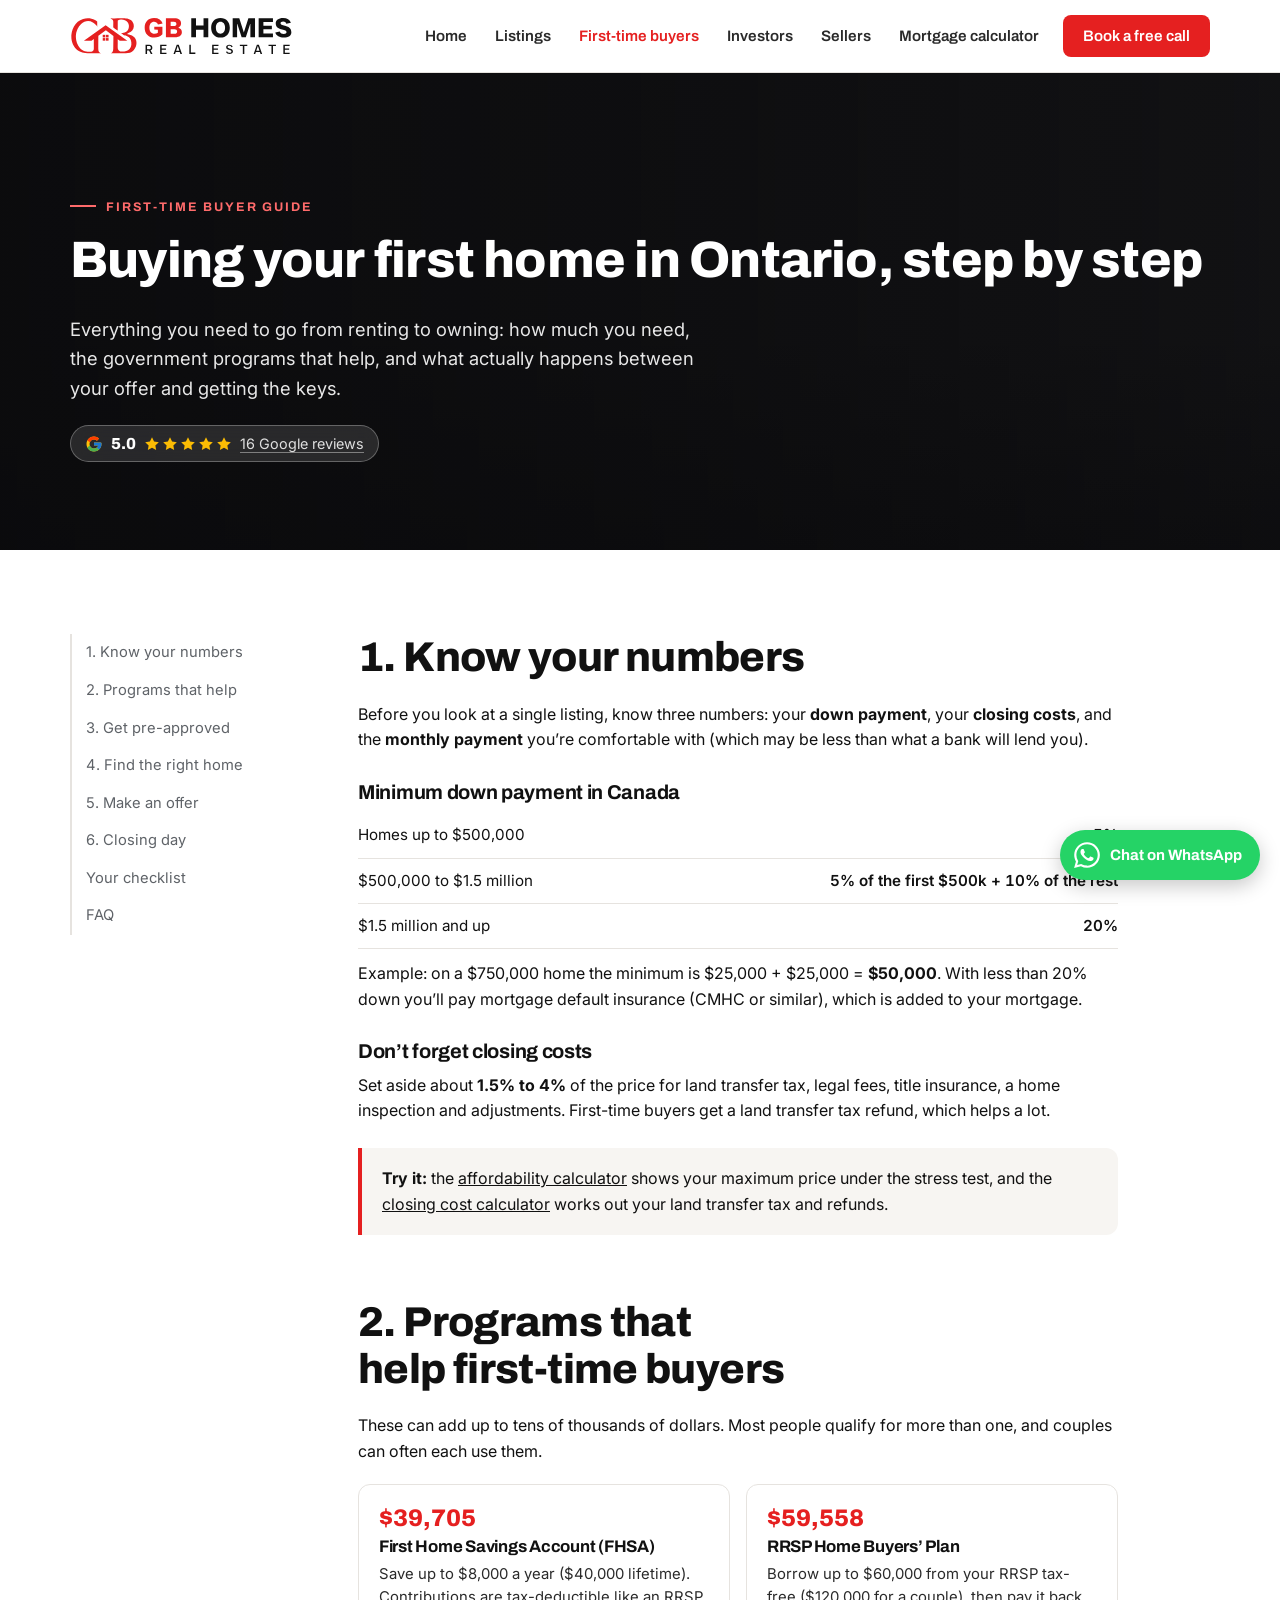
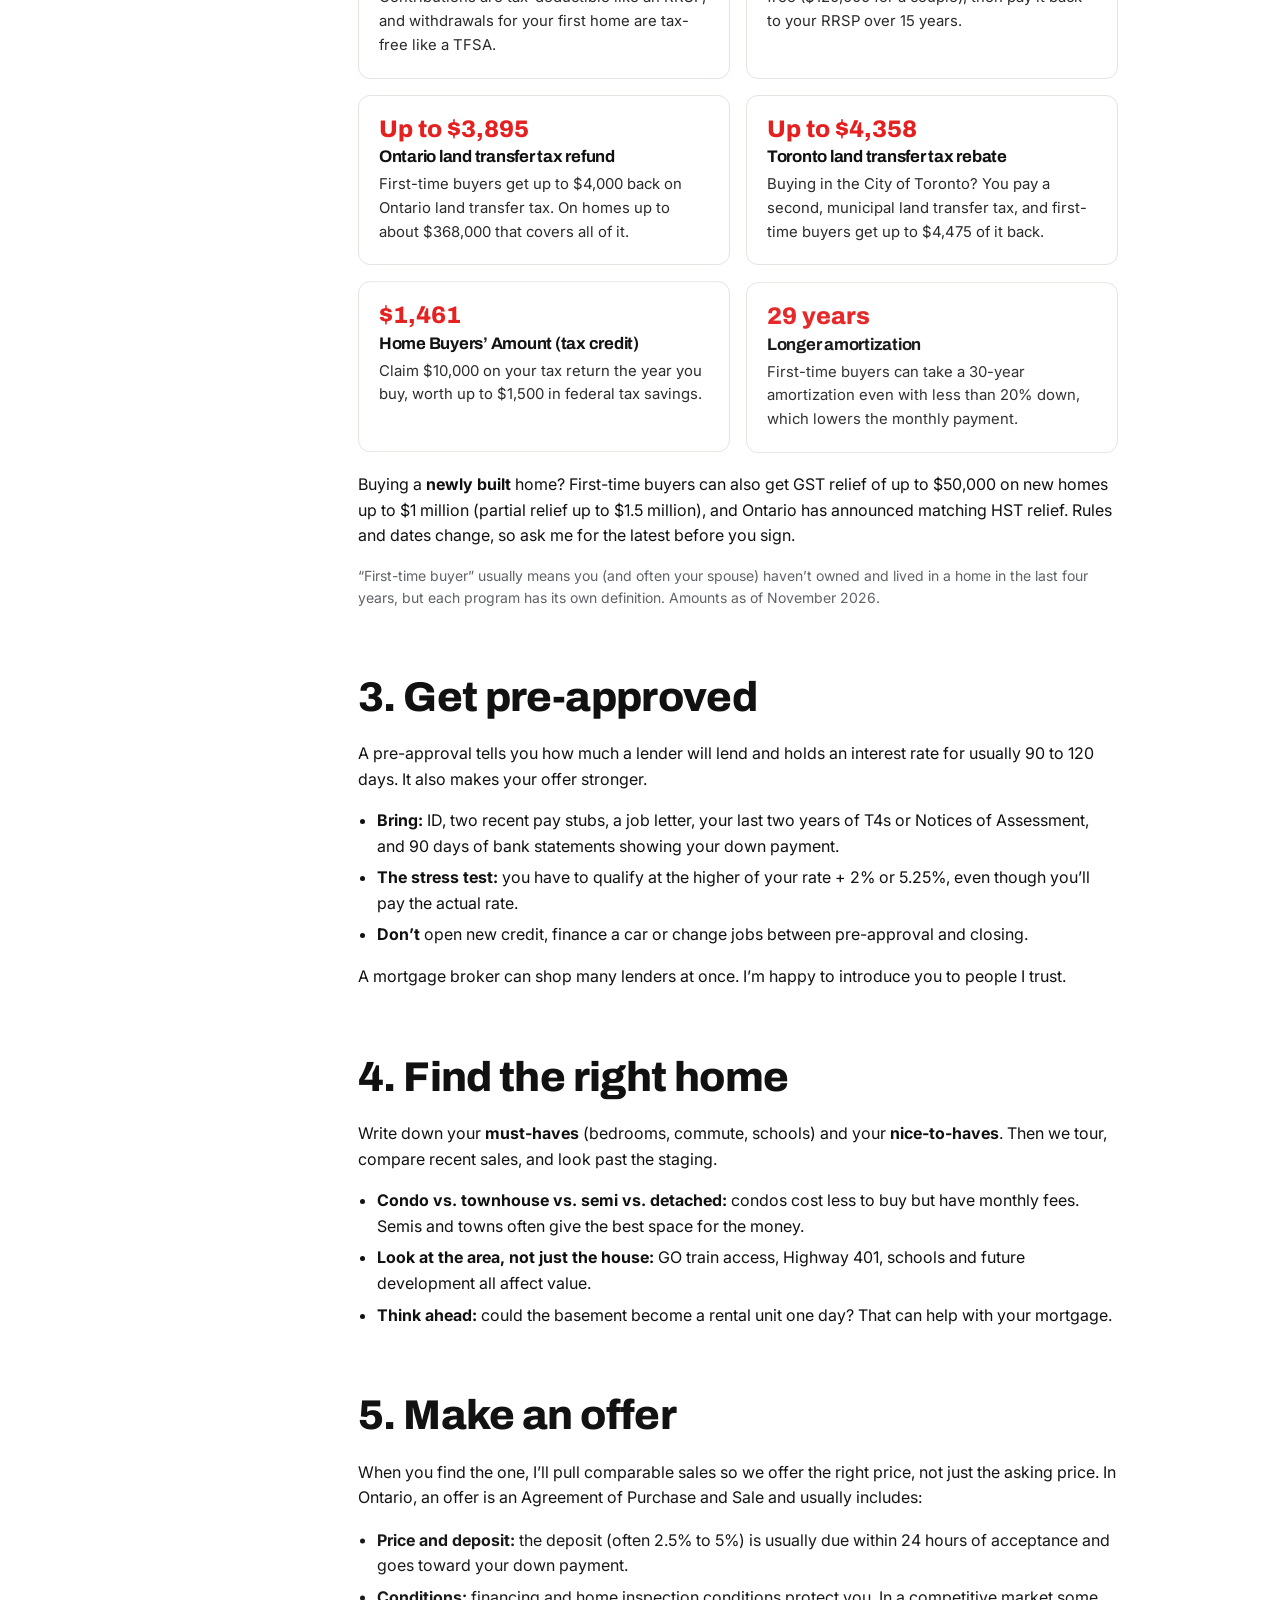
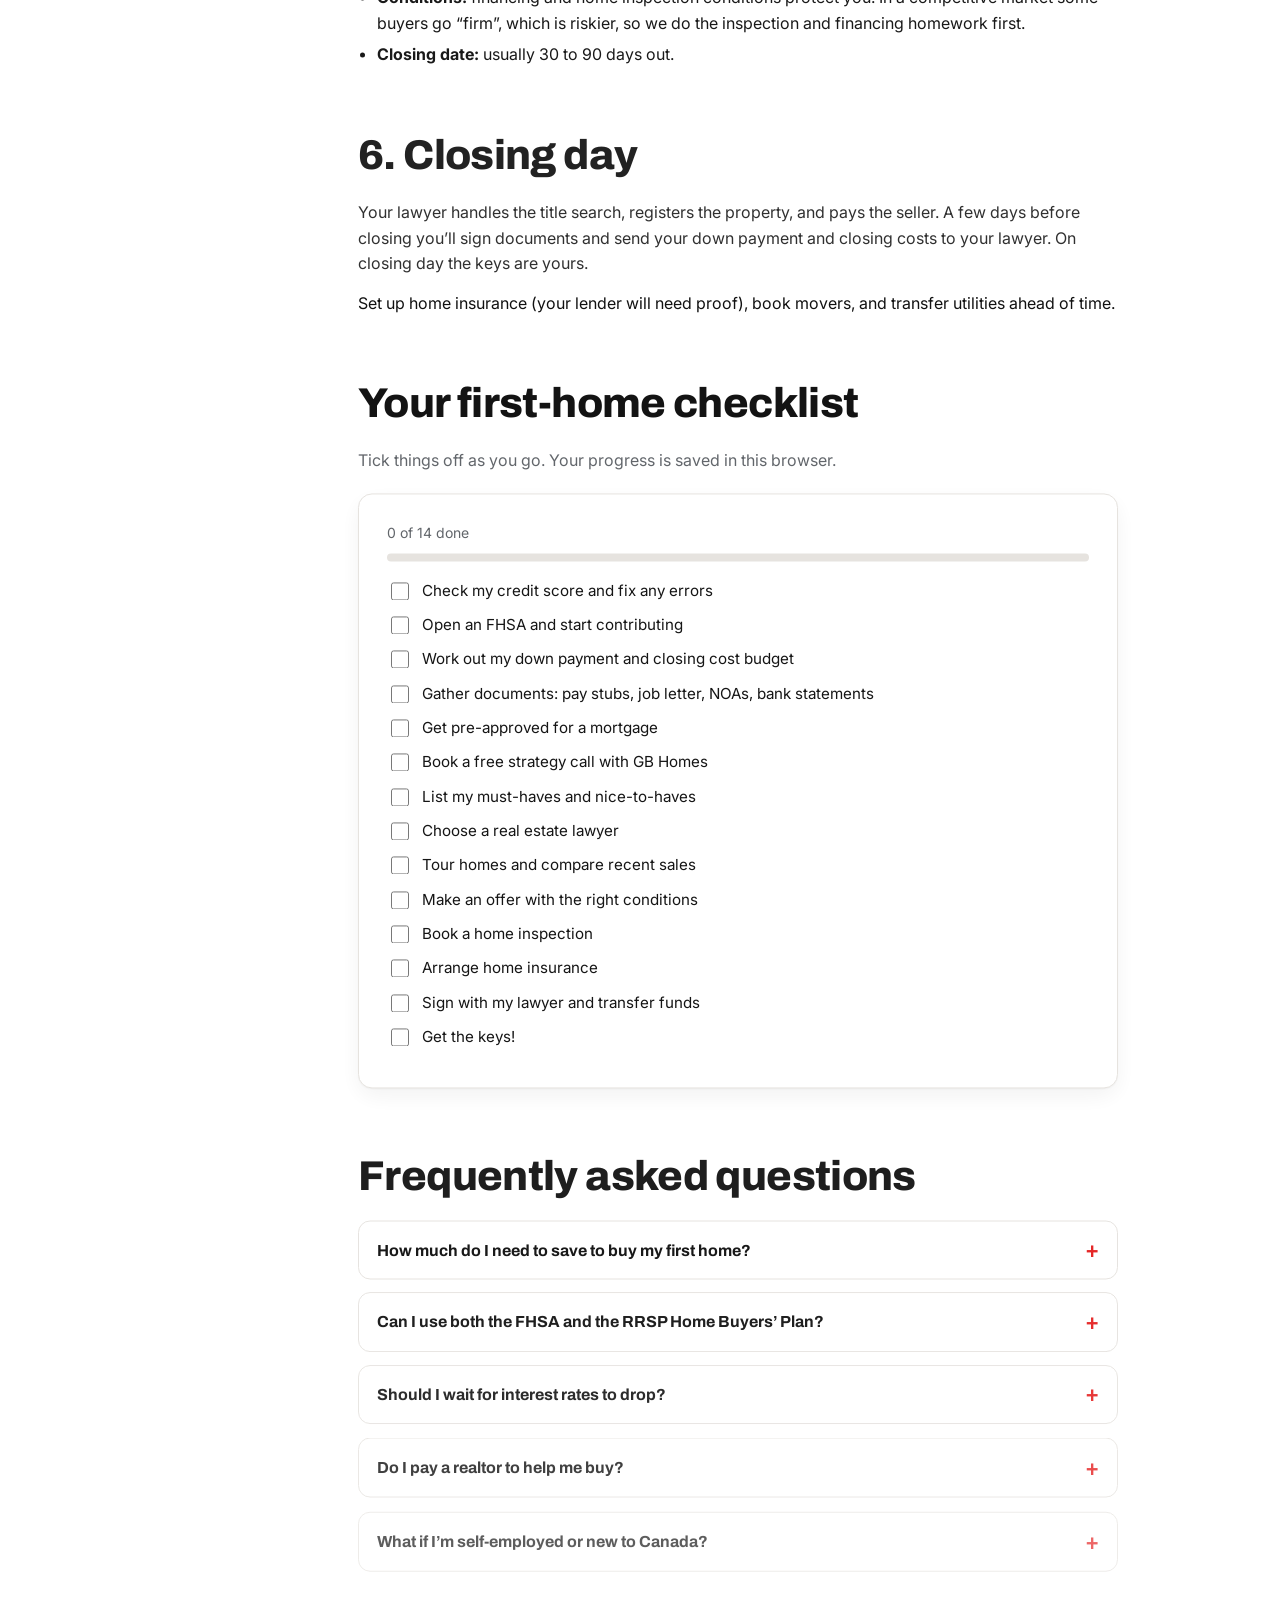
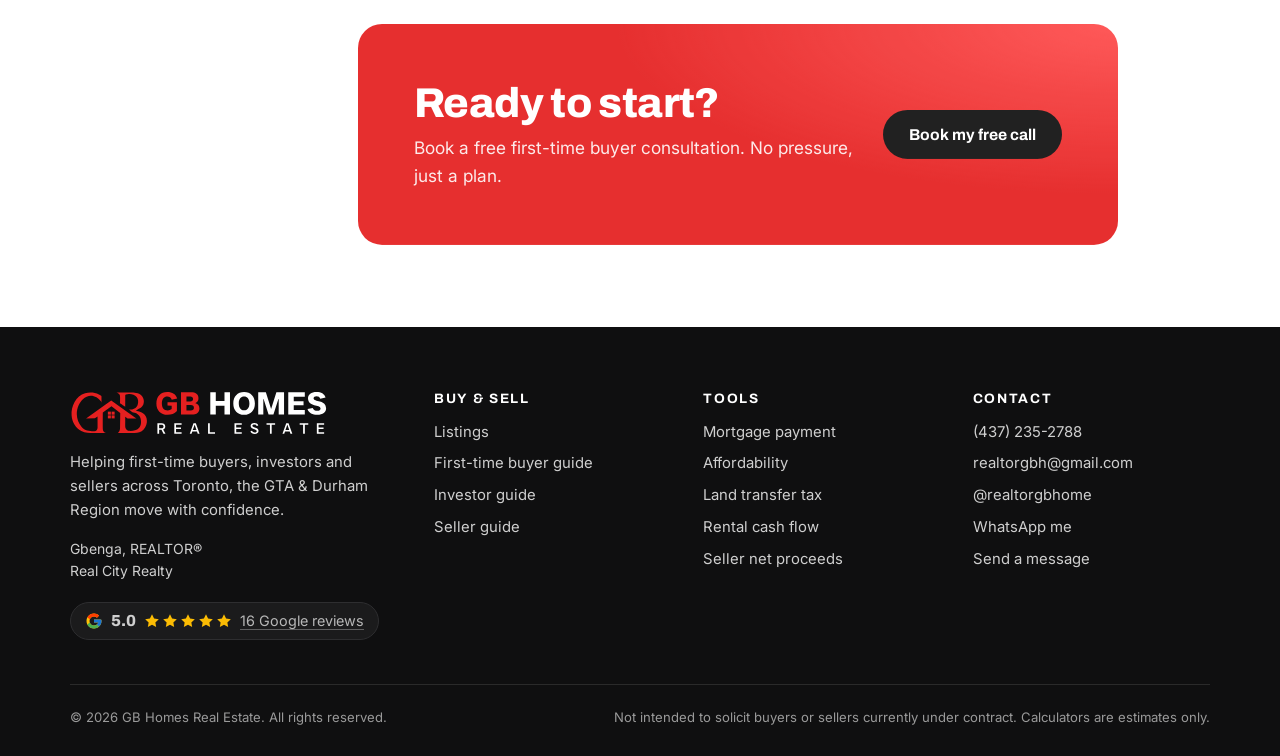
<file: first-time-buyers.html>
<!doctype html>
<html lang="en-CA" class="no-js">
<head>
<meta charset="utf-8">
<meta name="viewport" content="width=device-width, initial-scale=1">
<title>First-Time Home Buyer Guide (Ontario) | GB Homes Real Estate</title>
<meta name="description" content="A step-by-step guide to buying your first home in Ontario: budgets, pre-approval, FHSA, RRSP Home Buyers' Plan, land transfer tax refunds, offers and closing.">
<meta property="og:title" content="First-Time Home Buyer Guide (Ontario) | GB Homes Real Estate">
<meta property="og:description" content="A step-by-step guide to buying your first home in Ontario: budgets, pre-approval, FHSA, RRSP Home Buyers' Plan, land transfer tax refunds, offers and closing.">
<meta property="og:type" content="website">
<meta name="theme-color" content="#E52020">
<link rel="icon" href="assets/brand/mark.svg" type="image/svg+xml">
<link rel="preconnect" href="https://fonts.googleapis.com">
<link rel="preconnect" href="https://fonts.gstatic.com" crossorigin>
<link href="https://fonts.googleapis.com/css2?family=Archivo:wght@600;700;800&family=Inter:wght@400;500;600&display=swap" rel="stylesheet">
<link rel="stylesheet" href="css/styles.css?v=reviews20261126">
<script>(function(d){try{if(!matchMedia("(prefers-reduced-motion: reduce)").matches){d.classList.add("motion");setTimeout(function(){d.classList.remove("motion")},2500)}}catch(e){}})(document.documentElement)</script>
</head>
<body>
<a class="skip-link" href="#main">Skip to content</a>
<header class="site-header">
  <div class="wrap">
    <a class="brand" href="index.html" aria-label="GB Homes Real Estate, home"><img src="assets/brand/logo-horizontal.svg" alt="GB Homes Real Estate" width="215" height="38"></a>
    <button class="nav-toggle" type="button" aria-expanded="false" aria-controls="site-nav" aria-label="Open menu"><svg viewBox="0 0 24 24" fill="none" stroke="currentColor" stroke-width="2" stroke-linecap="round" stroke-linejoin="round" aria-hidden="true"><path d="M3 6h18M3 12h18M3 18h18"/></svg></button>
    <nav class="nav" id="site-nav" aria-label="Main">
      <a href="index.html">Home</a><a href="listings.html">Listings</a><a href="first-time-buyers.html" aria-current="page">First-time buyers</a><a href="investors.html">Investors</a><a href="sellers.html">Sellers</a><a href="mortgage-calculator.html">Mortgage calculator</a>
      <a class="btn btn--red" href="contact.html#book">Book a free call</a>
    </nav>
  </div>
</header>
<main id="main">
<section class="page-hero page-hero--photo page-hero--first-time-buyers">
  <div class="wrap">
    <span class="eyebrow">First-time buyer guide</span>
    <h1>Buying your first home in Ontario, step by step</h1>
    <p class="lead">Everything you need to go from renting to owning: how much you need, the government programs that help, and what actually happens between your offer and getting the keys.</p>
    <a class="g-badge g-badge--hero" href="index.html#reviews" data-google-badge>Rated 5.0 on Google</a>
  </div>
</section>

<section class="section">
  <div class="wrap guide-layout">
    <nav class="toc" aria-label="On this page">
      <ol>
        <li><a href="#budget">1. Know your numbers</a></li>
        <li><a href="#programs">2. Programs that help</a></li>
        <li><a href="#preapproval">3. Get pre-approved</a></li>
        <li><a href="#search">4. Find the right home</a></li>
        <li><a href="#offer">5. Make an offer</a></li>
        <li><a href="#closing">6. Closing day</a></li>
        <li><a href="#checklist">Your checklist</a></li>
        <li><a href="#faq">FAQ</a></li>
      </ol>
    </nav>

    <article class="prose">
      <h2 id="budget">1. Know your numbers</h2>
      <p>Before you look at a single listing, know three numbers: your <strong>down payment</strong>, your <strong>closing costs</strong>, and the <strong>monthly payment</strong> you’re comfortable with (which may be less than what a bank will lend you).</p>
      <h3>Minimum down payment in Canada</h3>
      <table class="breakdown" style="margin-bottom:12px">
        <tbody>
          <tr><td>Homes up to $500,000</td><td>5%</td></tr>
          <tr><td>$500,000 to $1.5 million</td><td>5% of the first $500k + 10% of the rest</td></tr>
          <tr><td>$1.5 million and up</td><td>20%</td></tr>
        </tbody>
      </table>
      <p>Example: on a $750,000 home the minimum is $25,000 + $25,000 = <strong>$50,000</strong>. With less than 20% down you’ll pay mortgage default insurance (CMHC or similar), which is added to your mortgage.</p>
      <h3>Don’t forget closing costs</h3>
      <p>Set aside about <strong>1.5% to 4%</strong> of the price for land transfer tax, legal fees, title insurance, a home inspection and adjustments. First-time buyers get a land transfer tax refund, which helps a lot.</p>
      <div class="callout">
        <p><strong>Try it:</strong> the <a href="mortgage-calculator.html#afford">affordability calculator</a> shows your maximum price under the stress test, and the <a href="mortgage-calculator.html#closing">closing cost calculator</a> works out your land transfer tax and refunds.</p>
      </div>

      <h2 id="programs">2. Programs that help first-time buyers</h2>
      <p>These can add up to tens of thousands of dollars. Most people qualify for more than one, and couples can often each use them.</p>
      <div class="program-grid">
        <div class="program">
          <div class="amount">$40,000</div>
          <h4>First Home Savings Account (FHSA)</h4>
          <p>Save up to $8,000 a year ($40,000 lifetime). Contributions are tax-deductible like an RRSP, and withdrawals for your first home are tax-free like a TFSA.</p>
        </div>
        <div class="program">
          <div class="amount">$60,000</div>
          <h4>RRSP Home Buyers’ Plan</h4>
          <p>Borrow up to $60,000 from your RRSP tax-free ($120,000 for a couple), then pay it back to your RRSP over 15 years.</p>
        </div>
        <div class="program">
          <div class="amount">Up to $4,000</div>
          <h4>Ontario land transfer tax refund</h4>
          <p>First-time buyers get up to $4,000 back on Ontario land transfer tax. On homes up to about $368,000 that covers all of it.</p>
        </div>
        <div class="program">
          <div class="amount">Up to $4,475</div>
          <h4>Toronto land transfer tax rebate</h4>
          <p>Buying in the City of Toronto? You pay a second, municipal land transfer tax, and first-time buyers get up to $4,475 of it back.</p>
        </div>
        <div class="program">
          <div class="amount">$1,500</div>
          <h4>Home Buyers’ Amount (tax credit)</h4>
          <p>Claim $10,000 on your tax return the year you buy, worth up to $1,500 in federal tax savings.</p>
        </div>
        <div class="program">
          <div class="amount">30 years</div>
          <h4>Longer amortization</h4>
          <p>First-time buyers can take a 30-year amortization even with less than 20% down, which lowers the monthly payment.</p>
        </div>
      </div>
      <p>Buying a <strong>newly built</strong> home? First-time buyers can also get GST relief of up to $50,000 on new homes up to $1 million (partial relief up to $1.5 million), and Ontario has announced matching HST relief. Rules and dates change, so ask me for the latest before you sign.</p>
      <p class="muted small">“First-time buyer” usually means you (and often your spouse) haven’t owned and lived in a home in the last four years, but each program has its own definition. Amounts as of November 2026.</p>

      <h2 id="preapproval">3. Get pre-approved</h2>
      <p>A pre-approval tells you how much a lender will lend and holds an interest rate for usually 90 to 120 days. It also makes your offer stronger.</p>
      <ul>
        <li><strong>Bring:</strong> ID, two recent pay stubs, a job letter, your last two years of T4s or Notices of Assessment, and 90 days of bank statements showing your down payment.</li>
        <li><strong>The stress test:</strong> you have to qualify at the higher of your rate + 2% or 5.25%, even though you’ll pay the actual rate.</li>
        <li><strong>Don’t</strong> open new credit, finance a car or change jobs between pre-approval and closing.</li>
      </ul>
      <p>A mortgage broker can shop many lenders at once. I’m happy to introduce you to people I trust.</p>

      <h2 id="search">4. Find the right home</h2>
      <p>Write down your <strong>must-haves</strong> (bedrooms, commute, schools) and your <strong>nice-to-haves</strong>. Then we tour, compare recent sales, and look past the staging.</p>
      <ul>
        <li><strong>Condo vs. townhouse vs. semi vs. detached:</strong> condos cost less to buy but have monthly fees. Semis and towns often give the best space for the money.</li>
        <li><strong>Look at the area, not just the house:</strong> GO train access, Highway 401, schools and future development all affect value.</li>
        <li><strong>Think ahead:</strong> could the basement become a rental unit one day? That can help with your mortgage.</li>
      </ul>

      <h2 id="offer">5. Make an offer</h2>
      <p>When you find the one, I’ll pull comparable sales so we offer the right price, not just the asking price. In Ontario, an offer is an Agreement of Purchase and Sale and usually includes:</p>
      <ul>
        <li><strong>Price and deposit:</strong> the deposit (often 2.5% to 5%) is usually due within 24 hours of acceptance and goes toward your down payment.</li>
        <li><strong>Conditions:</strong> financing and home inspection conditions protect you. In a competitive market some buyers go “firm”, which is riskier, so we do the inspection and financing homework first.</li>
        <li><strong>Closing date:</strong> usually 30 to 90 days out.</li>
      </ul>

      <h2 id="closing">6. Closing day</h2>
      <p>Your lawyer handles the title search, registers the property, and pays the seller. A few days before closing you’ll sign documents and send your down payment and closing costs to your lawyer. On closing day the keys are yours.</p>
      <p>Set up home insurance (your lender will need proof), book movers, and transfer utilities ahead of time.</p>

      <h2 id="checklist">Your first-home checklist</h2>
      <p class="muted">Tick things off as you go. Your progress is saved in this browser.</p>
      <div class="card checklist-card" data-checklist="gb-ftb-checklist">
        <div class="small muted"><span data-progress-label>0 of 0 done</span></div>
        <div class="progress"><div data-progress-bar></div></div>
        <label class="check"><input type="checkbox"> Check my credit score and fix any errors</label>
        <label class="check"><input type="checkbox"> Open an FHSA and start contributing</label>
        <label class="check"><input type="checkbox"> Work out my down payment and closing cost budget</label>
        <label class="check"><input type="checkbox"> Gather documents: pay stubs, job letter, NOAs, bank statements</label>
        <label class="check"><input type="checkbox"> Get pre-approved for a mortgage</label>
        <label class="check"><input type="checkbox"> Book a free strategy call with GB Homes</label>
        <label class="check"><input type="checkbox"> List my must-haves and nice-to-haves</label>
        <label class="check"><input type="checkbox"> Choose a real estate lawyer</label>
        <label class="check"><input type="checkbox"> Tour homes and compare recent sales</label>
        <label class="check"><input type="checkbox"> Make an offer with the right conditions</label>
        <label class="check"><input type="checkbox"> Book a home inspection</label>
        <label class="check"><input type="checkbox"> Arrange home insurance</label>
        <label class="check"><input type="checkbox"> Sign with my lawyer and transfer funds</label>
        <label class="check"><input type="checkbox"> Get the keys!</label>
      </div>

      <h2 id="faq">Frequently asked questions</h2>
      <div class="faq">
        <details class="disclosure">
          <summary>How much do I need to save to buy my first home?</summary>
          <div class="disclosure-body"><p>Your minimum down payment plus 1.5% to 4% for closing costs. On a $650,000 home that’s a $40,000 minimum down payment plus roughly $10,000 to $20,000 for closing costs, before any first-time buyer refunds.</p></div>
        </details>
        <details class="disclosure">
          <summary>Can I use both the FHSA and the RRSP Home Buyers’ Plan?</summary>
          <div class="disclosure-body"><p>Yes. You can use both for the same purchase, which means one person could put up to $100,000 from these accounts toward a first home, and a couple up to $200,000.</p></div>
        </details>
        <details class="disclosure">
          <summary>Should I wait for interest rates to drop?</summary>
          <div class="disclosure-body"><p>Nobody can time rates perfectly. What matters most is whether the payment works for your budget today. You can renew or refinance later if rates fall, but you can’t go back and buy at today’s price. Let’s look at your numbers together.</p></div>
        </details>
        <details class="disclosure">
          <summary>Do I pay a realtor to help me buy?</summary>
          <div class="disclosure-body"><p>In most Ontario purchases the buyer’s agent is paid from the commission the seller offers. We’ll go over exactly how it works in our buyer representation agreement before we start, so there are no surprises.</p></div>
        </details>
        <details class="disclosure">
          <summary>What if I’m self-employed or new to Canada?</summary>
          <div class="disclosure-body"><p>You can still buy. Self-employed buyers usually need two years of tax returns, and many lenders have programs for newcomers with a shorter credit history. The right mortgage professional makes a big difference here.</p></div>
        </details>
      </div>

      <div class="cta-band" style="margin-top:56px">
        <div>
          <h2>Ready to start?</h2>
          <p>Book a free first-time buyer consultation. No pressure, just a plan.</p>
        </div>
        <a class="btn btn--ink" href="contact.html?topic=first-time">Book my free call</a>
      </div>
    </article>
  </div>
</section>
</main>
<footer class="site-footer">
  <div class="wrap">
    <div class="footer-grid">
      <div>
        <img class="footer-logo" src="assets/brand/logo-horizontal-white.svg" alt="GB Homes Real Estate" width="250" height="44">
        <p>Helping first-time buyers, investors and sellers across <span data-config="serviceArea">Toronto, the GTA &amp; Durham Region</span> move with confidence.</p>
        <p class="small"><span data-config="agentName">Gbenga</span>, <span data-config="registeredTitle"></span><br><span data-config="brokerageName"></span><span data-config-wrap><br><span data-config="brokerageAddress"></span></span></p>
        <a class="g-badge g-badge--footer" data-google-badge>Rated 5.0 on Google</a>
      </div>
      <div>
        <h4>Buy &amp; sell</h4>
        <ul>
          <li><a href="listings.html">Listings</a></li>
          <li><a href="first-time-buyers.html">First-time buyer guide</a></li>
          <li><a href="investors.html">Investor guide</a></li>
          <li><a href="sellers.html">Seller guide</a></li>
        </ul>
      </div>
      <div>
        <h4>Tools</h4>
        <ul>
          <li><a href="mortgage-calculator.html">Mortgage payment</a></li>
          <li><a href="mortgage-calculator.html#afford">Affordability</a></li>
          <li><a href="mortgage-calculator.html#closing">Land transfer tax</a></li>
          <li><a href="investors.html#calculator">Rental cash flow</a></li>
          <li><a href="sellers.html#proceeds">Seller net proceeds</a></li>
        </ul>
      </div>
      <div>
        <h4>Contact</h4>
        <ul>
          <li data-config-wrap><a data-config-href="phone" href="#"><span data-config="phone"></span></a></li>
          <li data-config-wrap><a data-config-href="email" href="#"><span data-config="email"></span></a></li>
          <li data-config-wrap><a data-config-href="instagram" href="#" rel="noopener"><span data-config="instagram"></span></a></li>
          <li data-config-wrap><a data-config-href="whatsapp" href="#">WhatsApp me</a></li>
          <li><a href="contact.html">Send a message</a></li>
        </ul>
      </div>
    </div>
    <div class="footer-bottom">
      <span>© <span data-year>2026</span> GB Homes Real Estate. All rights reserved.</span>
      <span>Not intended to solicit buyers or sellers currently under contract. Calculators are estimates only.</span>
    </div>
  </div>
</footer>
<script src="js/vendor/gsap.min.js?v=3.13.0"></script>
<script src="js/vendor/ScrollTrigger.min.js?v=3.13.0"></script>
<script src="js/config.js?v=reviews20261126"></script>
<script src="js/supabase.js?v=reviews20261126"></script>
<script src="js/site.js?v=reviews20261126"></script>
<script src="js/guide.js?v=reviews20261126"></script>
<script src="js/reviews-data.js?v=reviews20261126"></script>
<script src="js/reviews.js?v=reviews20261126"></script>
<script src="js/motion.js?v=reviews20261126"></script>
</body>
</html>
</file>
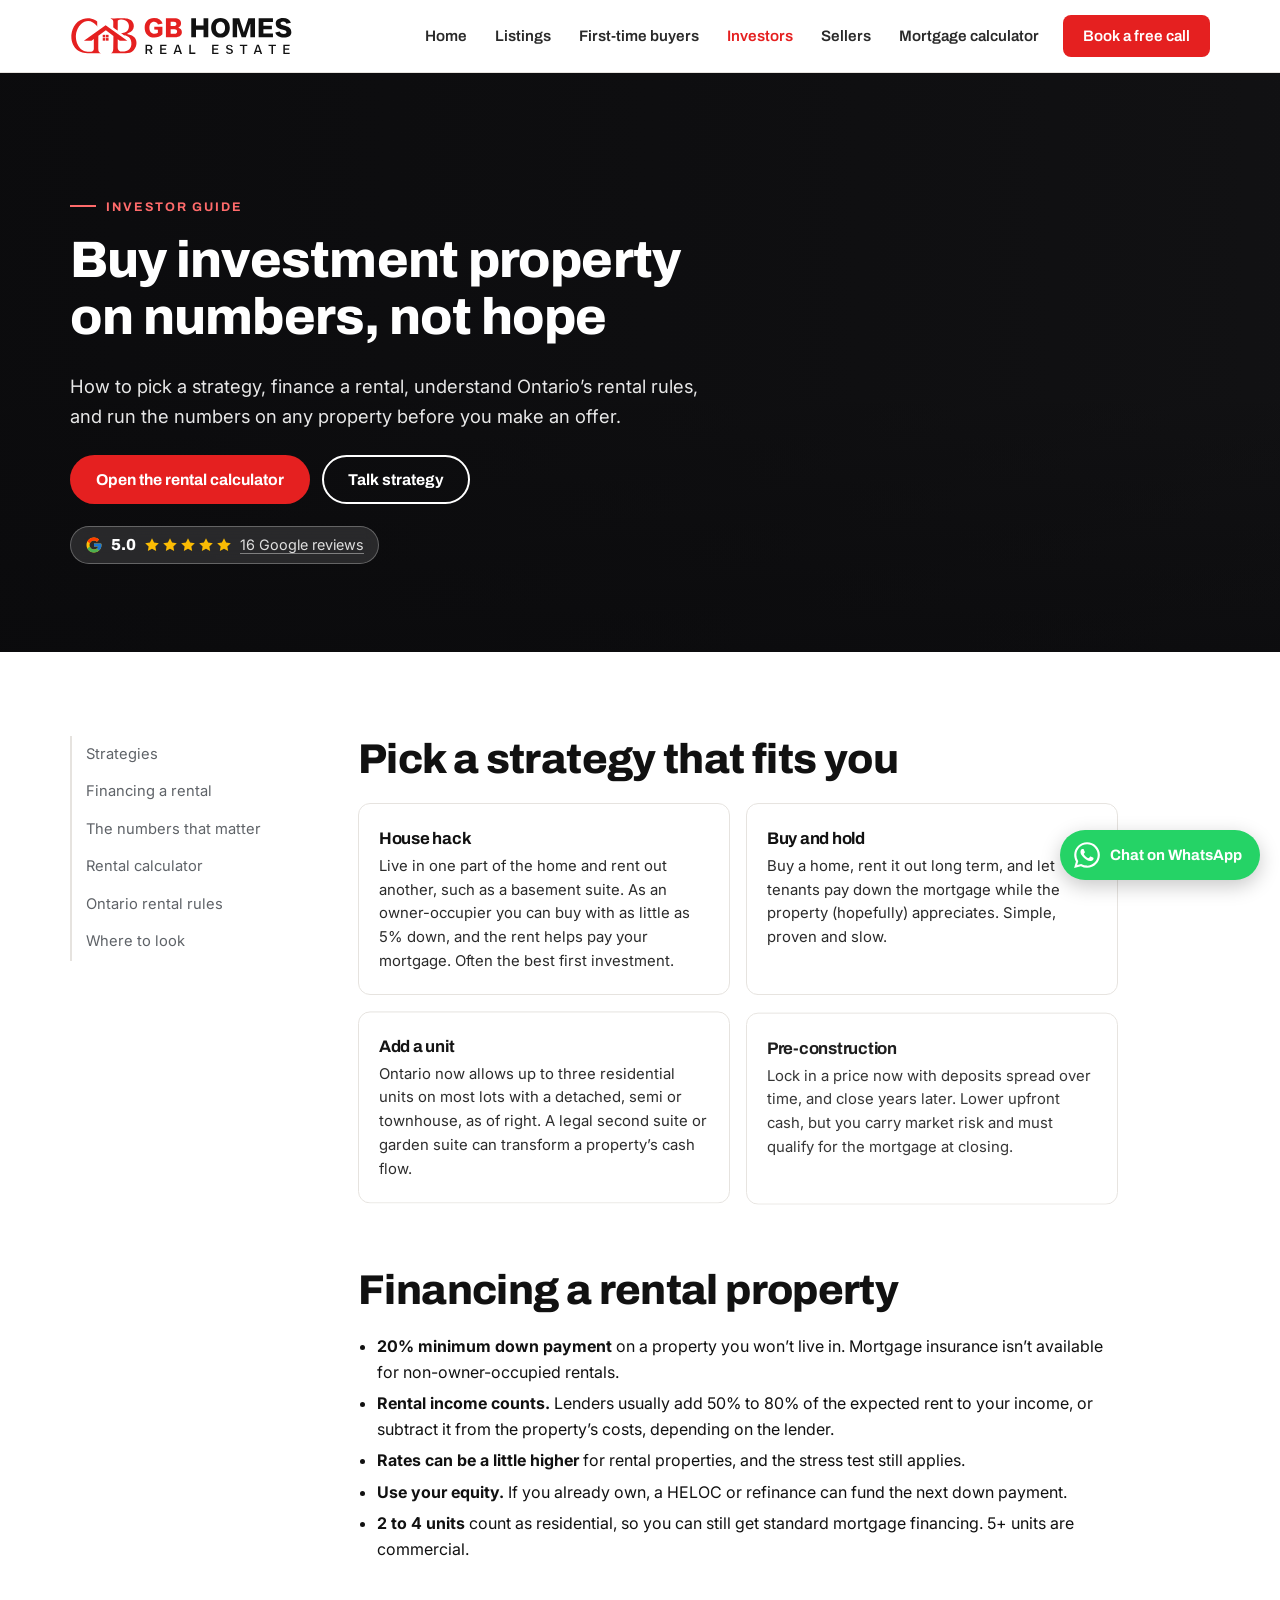
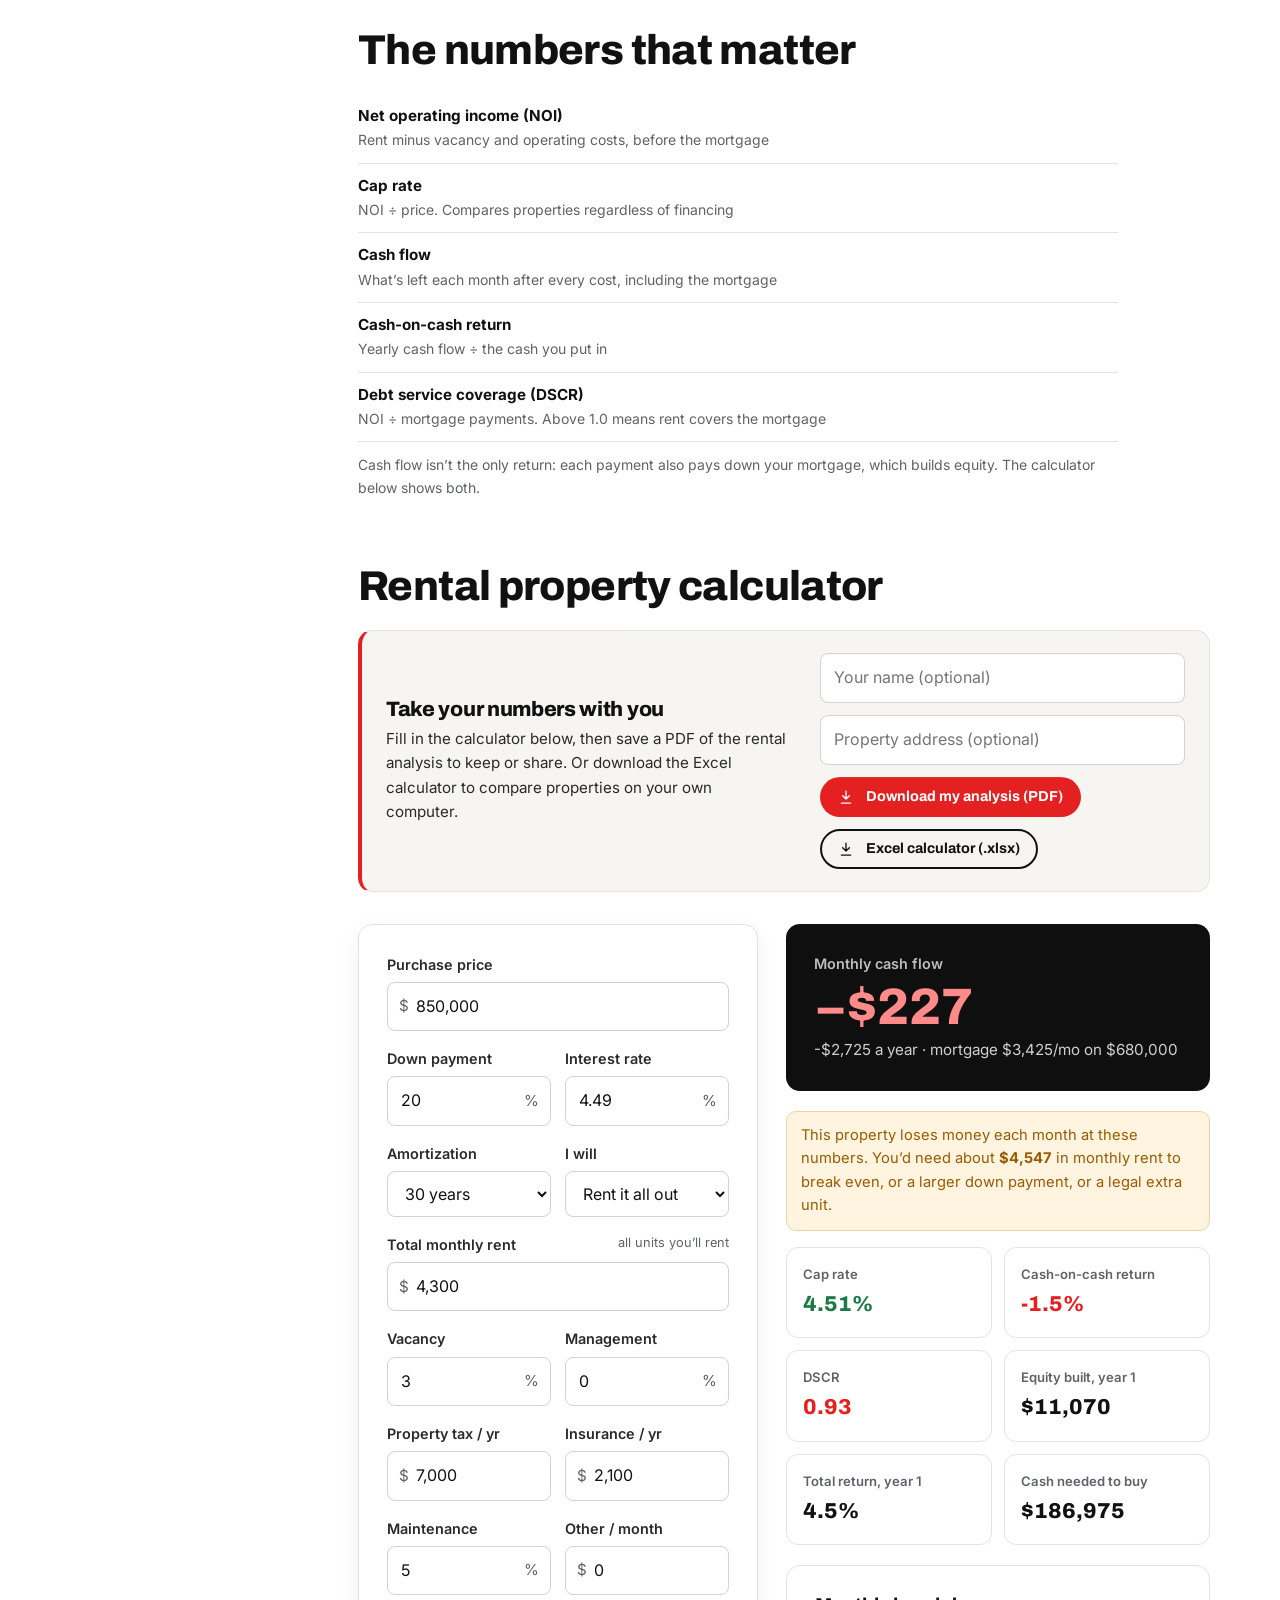
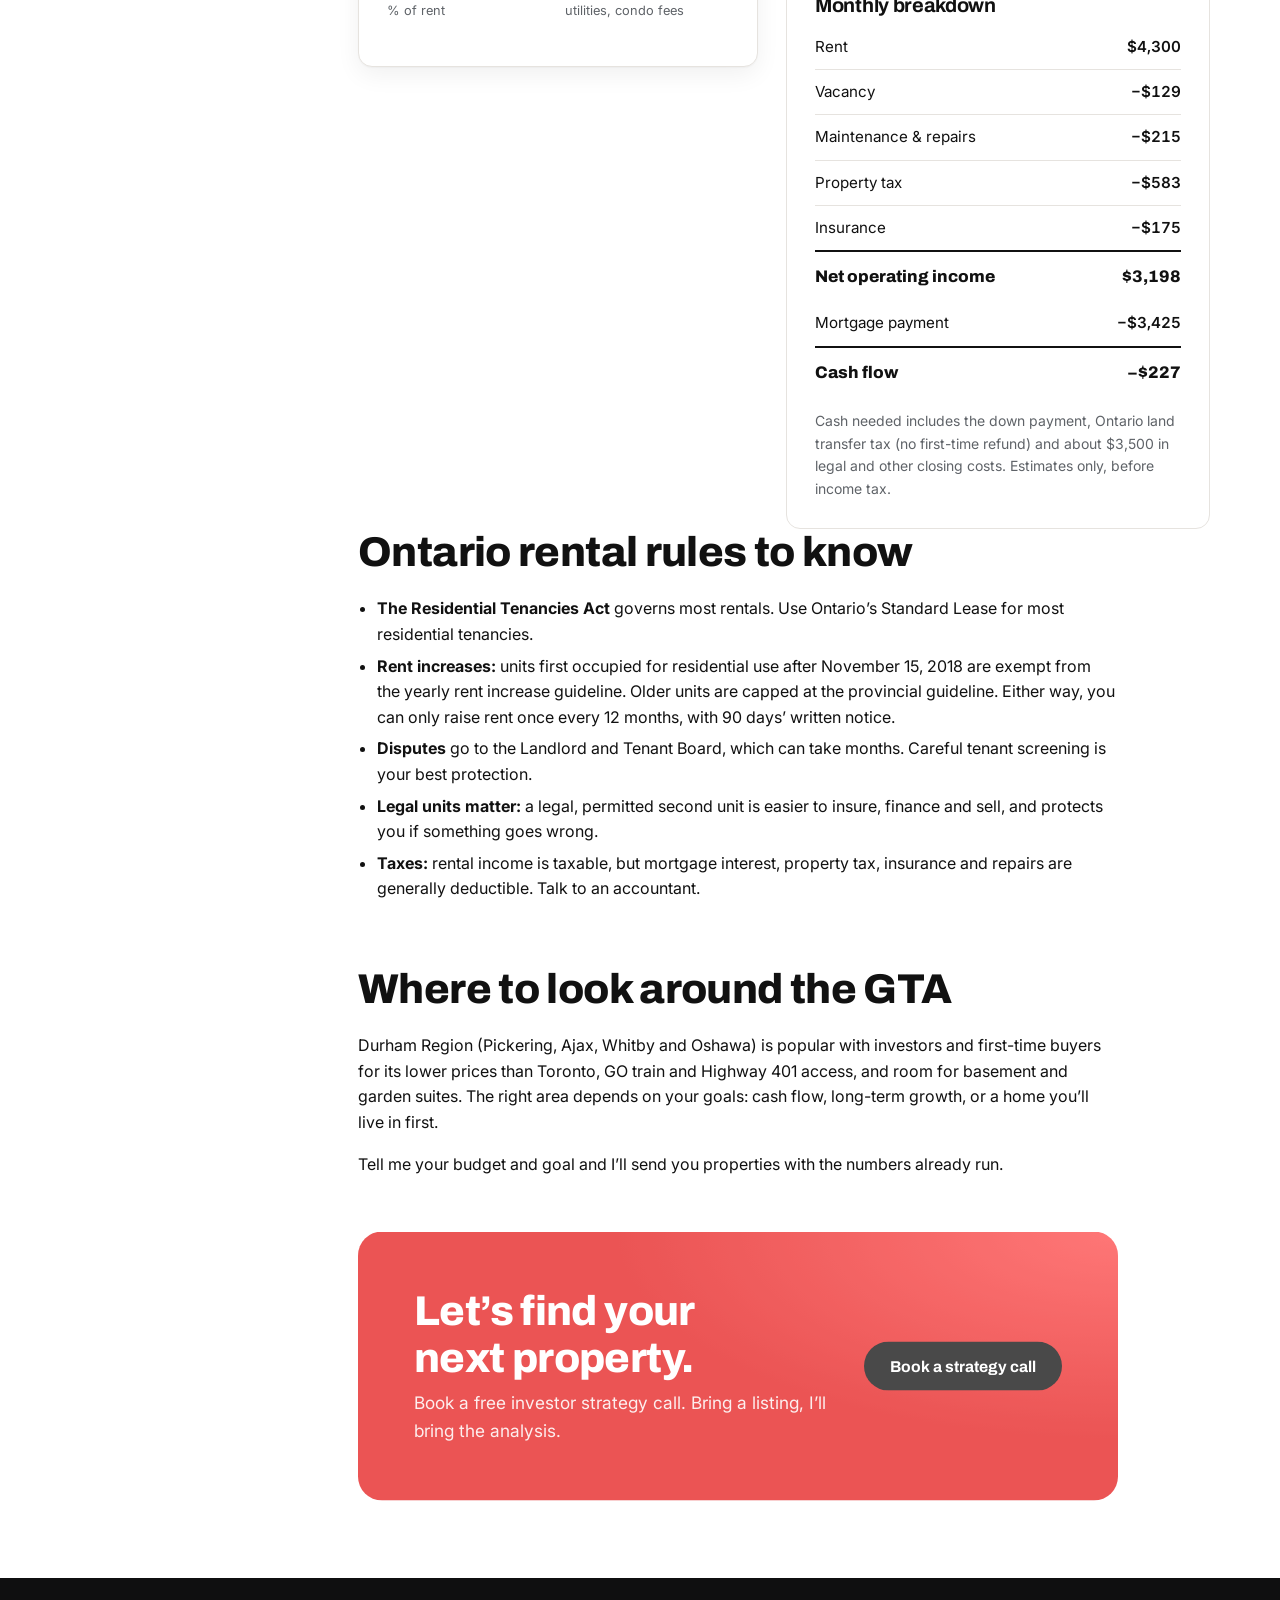
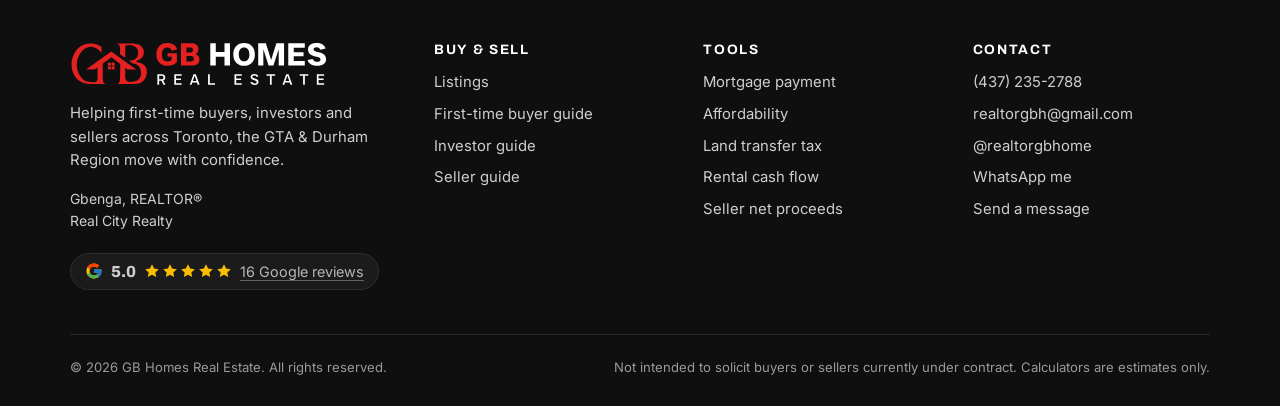
<file: investors.html>
<!doctype html>
<html lang="en-CA" class="no-js">
<head>
<meta charset="utf-8">
<meta name="viewport" content="width=device-width, initial-scale=1">
<title>Real Estate Investing in Ontario: Guide & Rental Calculator | GB Homes</title>
<meta name="description" content="How to buy an investment property in Ontario: strategies, financing, rental rules and a free rental cash-flow calculator with cap rate and cash-on-cash return.">
<meta property="og:title" content="Real Estate Investing in Ontario: Guide & Rental Calculator | GB Homes">
<meta property="og:description" content="How to buy an investment property in Ontario: strategies, financing, rental rules and a free rental cash-flow calculator with cap rate and cash-on-cash return.">
<meta property="og:type" content="website">
<meta name="theme-color" content="#E52020">
<link rel="icon" href="assets/brand/mark.svg" type="image/svg+xml">
<link rel="preconnect" href="https://fonts.googleapis.com">
<link rel="preconnect" href="https://fonts.gstatic.com" crossorigin>
<link href="https://fonts.googleapis.com/css2?family=Archivo:wght@600;700;800&family=Inter:wght@400;500;600&display=swap" rel="stylesheet">
<link rel="stylesheet" href="css/styles.css?v=reviews20261126">
<script>(function(d){try{if(!matchMedia("(prefers-reduced-motion: reduce)").matches){d.classList.add("motion");setTimeout(function(){d.classList.remove("motion")},2500)}}catch(e){}})(document.documentElement)</script>
</head>
<body>
<a class="skip-link" href="#main">Skip to content</a>
<header class="site-header">
  <div class="wrap">
    <a class="brand" href="index.html" aria-label="GB Homes Real Estate, home"><img src="assets/brand/logo-horizontal.svg" alt="GB Homes Real Estate" width="215" height="38"></a>
    <button class="nav-toggle" type="button" aria-expanded="false" aria-controls="site-nav" aria-label="Open menu"><svg viewBox="0 0 24 24" fill="none" stroke="currentColor" stroke-width="2" stroke-linecap="round" stroke-linejoin="round" aria-hidden="true"><path d="M3 6h18M3 12h18M3 18h18"/></svg></button>
    <nav class="nav" id="site-nav" aria-label="Main">
      <a href="index.html">Home</a><a href="listings.html">Listings</a><a href="first-time-buyers.html">First-time buyers</a><a href="investors.html" aria-current="page">Investors</a><a href="sellers.html">Sellers</a><a href="mortgage-calculator.html">Mortgage calculator</a>
      <a class="btn btn--red" href="contact.html#book">Book a free call</a>
    </nav>
  </div>
</header>
<main id="main">
<section class="page-hero page-hero--photo page-hero--investors">
  <div class="wrap">
    <span class="eyebrow">Investor guide</span>
    <h1>Buy investment property on numbers, not hope</h1>
    <p class="lead">How to pick a strategy, finance a rental, understand Ontario’s rental rules, and run the numbers on any property before you make an offer.</p>
    <div class="btn-row" style="margin-top:24px">
      <a class="btn btn--red" href="#calculator">Open the rental calculator</a>
      <a class="btn btn--ghost" href="contact.html?topic=investor">Talk strategy</a>
    </div>
    <a class="g-badge g-badge--hero" href="index.html#reviews" data-google-badge>Rated 5.0 on Google</a>
  </div>
</section>

<section class="section">
  <div class="wrap guide-layout">
    <nav class="toc" aria-label="On this page">
      <ol>
        <li><a href="#strategies">Strategies</a></li>
        <li><a href="#financing">Financing a rental</a></li>
        <li><a href="#numbers">The numbers that matter</a></li>
        <li><a href="#calculator">Rental calculator</a></li>
        <li><a href="#rules">Ontario rental rules</a></li>
        <li><a href="#where">Where to look</a></li>
      </ol>
    </nav>

    <article class="prose" style="max-width:none">
      <div style="max-width:760px">
        <h2 id="strategies">Pick a strategy that fits you</h2>
        <div class="program-grid">
          <div class="program">
            <h4>House hack</h4>
            <p>Live in one part of the home and rent out another, such as a basement suite. As an owner-occupier you can buy with as little as 5% down, and the rent helps pay your mortgage. Often the best first investment.</p>
          </div>
          <div class="program">
            <h4>Buy and hold</h4>
            <p>Buy a home, rent it out long term, and let tenants pay down the mortgage while the property (hopefully) appreciates. Simple, proven and slow.</p>
          </div>
          <div class="program">
            <h4>Add a unit</h4>
            <p>Ontario now allows up to three residential units on most lots with a detached, semi or townhouse, as of right. A legal second suite or garden suite can transform a property’s cash flow.</p>
          </div>
          <div class="program">
            <h4>Pre-construction</h4>
            <p>Lock in a price now with deposits spread over time, and close years later. Lower upfront cash, but you carry market risk and must qualify for the mortgage at closing.</p>
          </div>
        </div>

        <h2 id="financing">Financing a rental property</h2>
        <ul>
          <li><strong>20% minimum down payment</strong> on a property you won’t live in. Mortgage insurance isn’t available for non-owner-occupied rentals.</li>
          <li><strong>Rental income counts.</strong> Lenders usually add 50% to 80% of the expected rent to your income, or subtract it from the property’s costs, depending on the lender.</li>
          <li><strong>Rates can be a little higher</strong> for rental properties, and the stress test still applies.</li>
          <li><strong>Use your equity.</strong> If you already own, a HELOC or refinance can fund the next down payment.</li>
          <li><strong>2 to 4 units</strong> count as residential, so you can still get standard mortgage financing. 5+ units are commercial.</li>
        </ul>

        <h2 id="numbers">The numbers that matter</h2>
        <table class="breakdown">
          <tbody>
            <tr><td><strong>Net operating income (NOI)</strong><br><span class="muted small">Rent minus vacancy and operating costs, before the mortgage</span></td><td></td></tr>
            <tr><td><strong>Cap rate</strong><br><span class="muted small">NOI ÷ price. Compares properties regardless of financing</span></td><td></td></tr>
            <tr><td><strong>Cash flow</strong><br><span class="muted small">What’s left each month after every cost, including the mortgage</span></td><td></td></tr>
            <tr><td><strong>Cash-on-cash return</strong><br><span class="muted small">Yearly cash flow ÷ the cash you put in</span></td><td></td></tr>
            <tr><td><strong>Debt service coverage (DSCR)</strong><br><span class="muted small">NOI ÷ mortgage payments. Above 1.0 means rent covers the mortgage</span></td><td></td></tr>
          </tbody>
        </table>
        <p class="muted small" style="margin-top:12px">Cash flow isn’t the only return: each payment also pays down your mortgage, which builds equity. The calculator below shows both.</p>
      </div>

      <h2 id="calculator">Rental property calculator</h2>
      <div class="download-bar" id="download" style="margin-top:20px">
        <div class="download-bar__text">
          <h2>Take your numbers with you</h2>
          <p>Fill in the calculator below, then save a PDF of the rental analysis to keep or share. Or download the Excel calculator to compare properties on your own computer.</p>
        </div>
        <div class="download-bar__actions">
          <label class="visually-hidden" for="r-name">Your name (optional, shown on the PDF)</label>
          <input class="input" id="r-name" type="text" autocomplete="name" placeholder="Your name (optional)">
          <label class="visually-hidden" for="r-address">Property address or nickname (optional, shown on the PDF)</label>
          <input class="input" id="r-address" type="text" placeholder="Property address (optional)">
          <div class="btn-row">
            <button class="btn btn--red btn--sm" type="button" id="dl-rental-pdf"><svg viewBox="0 0 24 24" width="16" height="16" fill="none" stroke="currentColor" stroke-width="2" stroke-linecap="round" stroke-linejoin="round" aria-hidden="true"><path d="M12 3v12M7 10l5 5 5-5M5 21h14"/></svg> Download my analysis (PDF)</button>
            <a class="btn btn--ghost btn--sm" href="assets/downloads/GB-Homes-Rental-Calculator.xlsx" download><svg viewBox="0 0 24 24" width="16" height="16" fill="none" stroke="currentColor" stroke-width="2" stroke-linecap="round" stroke-linejoin="round" aria-hidden="true"><path d="M12 3v12M7 10l5 5 5-5M5 21h14"/></svg> Excel calculator (.xlsx)</a>
          </div>
        </div>
      </div>
      <div class="calc" style="margin-top:20px">
        <form class="card calc-panel" onsubmit="return false" aria-label="Rental property details">
          <div class="field">
            <label for="i-price">Purchase price</label>
            <div class="input-affix"><span class="affix">$</span><input class="input" id="i-price" inputmode="numeric" value="850,000"></div>
          </div>
          <div class="field-row">
            <div class="field">
              <label for="i-down">Down payment</label>
              <div class="input-affix suffix"><input class="input" id="i-down" inputmode="decimal" value="20"><span class="affix">%</span></div>
            </div>
            <div class="field">
              <label for="i-rate">Interest rate</label>
              <div class="input-affix suffix"><input class="input" id="i-rate" inputmode="decimal" value="4.49"><span class="affix">%</span></div>
            </div>
          </div>
          <div class="field-row">
            <div class="field">
              <label for="i-amort">Amortization</label>
              <select class="input" id="i-amort"><option value="25">25 years</option><option value="30" selected>30 years</option></select>
            </div>
            <div class="field">
              <label for="i-occupied">I will</label>
              <select class="input" id="i-occupied"><option value="no">Rent it all out</option><option value="yes">Live in part of it</option></select>
            </div>
          </div>
          <div class="field">
            <label for="i-rent">Total monthly rent <span class="hint">all units you’ll rent</span></label>
            <div class="input-affix"><span class="affix">$</span><input class="input" id="i-rent" inputmode="numeric" value="4,300"></div>
          </div>
          <div class="field-row">
            <div class="field">
              <label for="i-vacancy">Vacancy</label>
              <div class="input-affix suffix"><input class="input" id="i-vacancy" inputmode="decimal" value="3"><span class="affix">%</span></div>
            </div>
            <div class="field">
              <label for="i-mgmt">Management</label>
              <div class="input-affix suffix"><input class="input" id="i-mgmt" inputmode="decimal" value="0"><span class="affix">%</span></div>
            </div>
          </div>
          <div class="field-row">
            <div class="field">
              <label for="i-tax">Property tax / yr</label>
              <div class="input-affix"><span class="affix">$</span><input class="input" id="i-tax" inputmode="numeric" value="7,000"></div>
            </div>
            <div class="field">
              <label for="i-ins">Insurance / yr</label>
              <div class="input-affix"><span class="affix">$</span><input class="input" id="i-ins" inputmode="numeric" value="2,100"></div>
            </div>
          </div>
          <div class="field-row">
            <div class="field">
              <label for="i-maint">Maintenance</label>
              <div class="input-affix suffix"><input class="input" id="i-maint" inputmode="decimal" value="5"><span class="affix">%</span></div>
              <span class="hint">% of rent</span>
            </div>
            <div class="field">
              <label for="i-other">Other / month</label>
              <div class="input-affix"><span class="affix">$</span><input class="input" id="i-other" inputmode="numeric" value="0"></div>
              <span class="hint">utilities, condo fees</span>
            </div>
          </div>
        </form>

        <div>
          <div class="result-hero" aria-live="polite">
            <div class="label">Monthly cash flow</div>
            <div class="value" id="i-cf">—</div>
            <div class="sub" id="i-sub"></div>
          </div>
          <div id="i-notices"></div>
          <div class="stats">
            <div class="stat" id="i-cap-box"><div class="label">Cap rate</div><div class="value" id="i-cap">—</div></div>
            <div class="stat" id="i-coc-box"><div class="label">Cash-on-cash return</div><div class="value" id="i-coc">—</div></div>
            <div class="stat" id="i-dscr-box"><div class="label">DSCR</div><div class="value" id="i-dscr">—</div></div>
            <div class="stat"><div class="label">Equity built, year 1</div><div class="value" id="i-equity">—</div></div>
            <div class="stat"><div class="label">Total return, year 1</div><div class="value" id="i-total">—</div></div>
            <div class="stat"><div class="label">Cash needed to buy</div><div class="value" id="i-cash">—</div></div>
          </div>
          <div class="card card--flat">
            <h3>Monthly breakdown</h3>
            <table class="breakdown"><tbody id="i-table"></tbody></table>
            <p class="muted small" style="margin:14px 0 0">Cash needed includes the down payment, Ontario land transfer tax (no first-time refund) and about $3,500 in legal and other closing costs. Estimates only, before income tax.</p>
          </div>
        </div>
      </div>

      <div style="max-width:760px">
        <h2 id="rules">Ontario rental rules to know</h2>
        <ul>
          <li><strong>The Residential Tenancies Act</strong> governs most rentals. Use Ontario’s Standard Lease for most residential tenancies.</li>
          <li><strong>Rent increases:</strong> units first occupied for residential use after November 15, 2018 are exempt from the yearly rent increase guideline. Older units are capped at the provincial guideline. Either way, you can only raise rent once every 12 months, with 90 days’ written notice.</li>
          <li><strong>Disputes</strong> go to the Landlord and Tenant Board, which can take months. Careful tenant screening is your best protection.</li>
          <li><strong>Legal units matter:</strong> a legal, permitted second unit is easier to insure, finance and sell, and protects you if something goes wrong.</li>
          <li><strong>Taxes:</strong> rental income is taxable, but mortgage interest, property tax, insurance and repairs are generally deductible. Talk to an accountant.</li>
        </ul>

        <h2 id="where">Where to look around the GTA</h2>
        <p>Durham Region (Pickering, Ajax, Whitby and Oshawa) is popular with investors and first-time buyers for its lower prices than Toronto, GO train and Highway 401 access, and room for basement and garden suites. The right area depends on your goals: cash flow, long-term growth, or a home you’ll live in first.</p>
        <p>Tell me your budget and goal and I’ll send you properties with the numbers already run.</p>

        <div class="cta-band" style="margin-top:48px">
          <div>
            <h2>Let’s find your next property.</h2>
            <p>Book a free investor strategy call. Bring a listing, I’ll bring the analysis.</p>
          </div>
          <a class="btn btn--ink" href="contact.html?topic=investor">Book a strategy call</a>
        </div>
      </div>
    </article>
  </div>
</section>
</main>
<footer class="site-footer">
  <div class="wrap">
    <div class="footer-grid">
      <div>
        <img class="footer-logo" src="assets/brand/logo-horizontal-white.svg" alt="GB Homes Real Estate" width="250" height="44">
        <p>Helping first-time buyers, investors and sellers across <span data-config="serviceArea">Toronto, the GTA &amp; Durham Region</span> move with confidence.</p>
        <p class="small"><span data-config="agentName">Gbenga</span>, <span data-config="registeredTitle"></span><br><span data-config="brokerageName"></span><span data-config-wrap><br><span data-config="brokerageAddress"></span></span></p>
        <a class="g-badge g-badge--footer" data-google-badge>Rated 5.0 on Google</a>
      </div>
      <div>
        <h4>Buy &amp; sell</h4>
        <ul>
          <li><a href="listings.html">Listings</a></li>
          <li><a href="first-time-buyers.html">First-time buyer guide</a></li>
          <li><a href="investors.html">Investor guide</a></li>
          <li><a href="sellers.html">Seller guide</a></li>
        </ul>
      </div>
      <div>
        <h4>Tools</h4>
        <ul>
          <li><a href="mortgage-calculator.html">Mortgage payment</a></li>
          <li><a href="mortgage-calculator.html#afford">Affordability</a></li>
          <li><a href="mortgage-calculator.html#closing">Land transfer tax</a></li>
          <li><a href="investors.html#calculator">Rental cash flow</a></li>
          <li><a href="sellers.html#proceeds">Seller net proceeds</a></li>
        </ul>
      </div>
      <div>
        <h4>Contact</h4>
        <ul>
          <li data-config-wrap><a data-config-href="phone" href="#"><span data-config="phone"></span></a></li>
          <li data-config-wrap><a data-config-href="email" href="#"><span data-config="email"></span></a></li>
          <li data-config-wrap><a data-config-href="instagram" href="#" rel="noopener"><span data-config="instagram"></span></a></li>
          <li data-config-wrap><a data-config-href="whatsapp" href="#">WhatsApp me</a></li>
          <li><a href="contact.html">Send a message</a></li>
        </ul>
      </div>
    </div>
    <div class="footer-bottom">
      <span>© <span data-year>2026</span> GB Homes Real Estate. All rights reserved.</span>
      <span>Not intended to solicit buyers or sellers currently under contract. Calculators are estimates only.</span>
    </div>
  </div>
</footer>
<script src="js/vendor/gsap.min.js?v=3.13.0"></script>
<script src="js/vendor/ScrollTrigger.min.js?v=3.13.0"></script>
<script src="js/config.js?v=reviews20261126"></script>
<script src="js/supabase.js?v=reviews20261126"></script>
<script src="js/site.js?v=reviews20261126"></script>
<script src="js/finance.js?v=reviews20261126"></script>
<script src="js/investor.js?v=reviews20261126"></script>
<script src="js/rental-report.js?v=reviews20261126"></script>
<script src="js/reviews-data.js?v=reviews20261126"></script>
<script src="js/reviews.js?v=reviews20261126"></script>
<script src="js/motion.js?v=reviews20261126"></script>
</body>
</html>
</file>
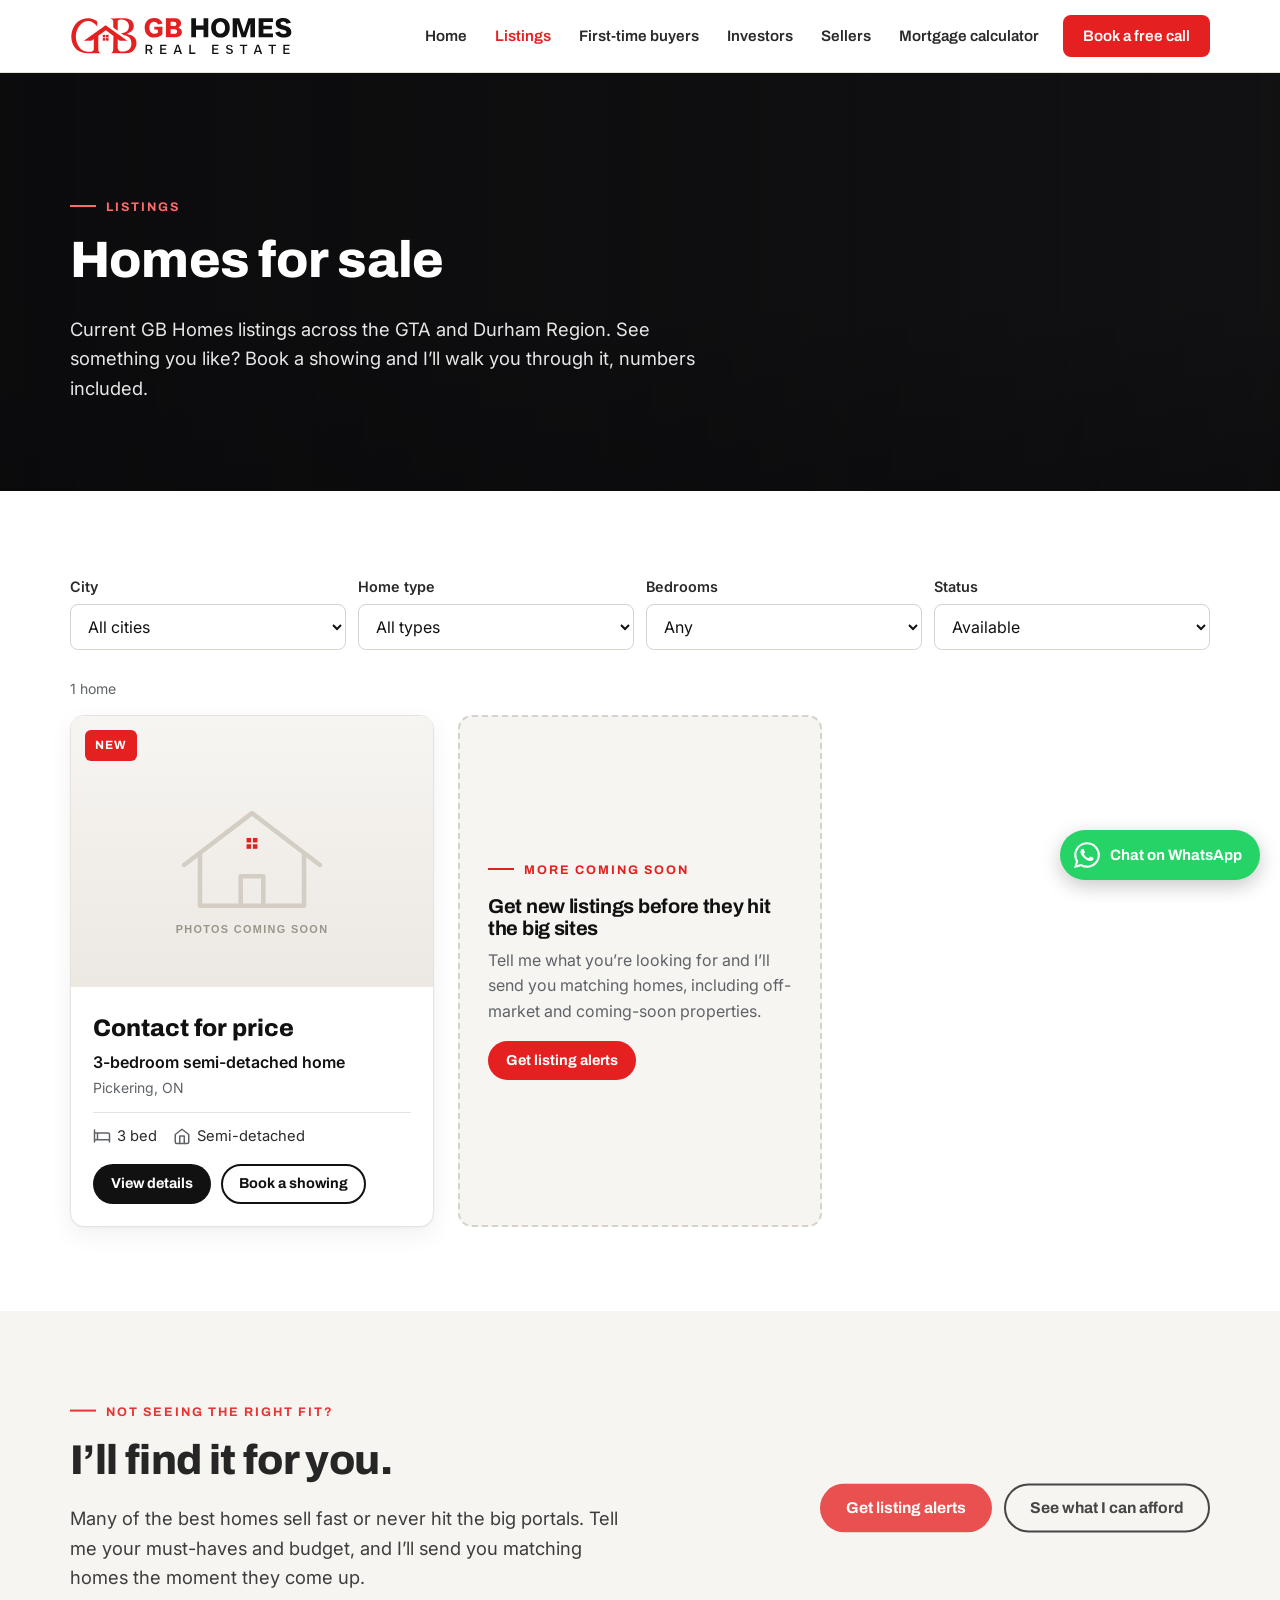
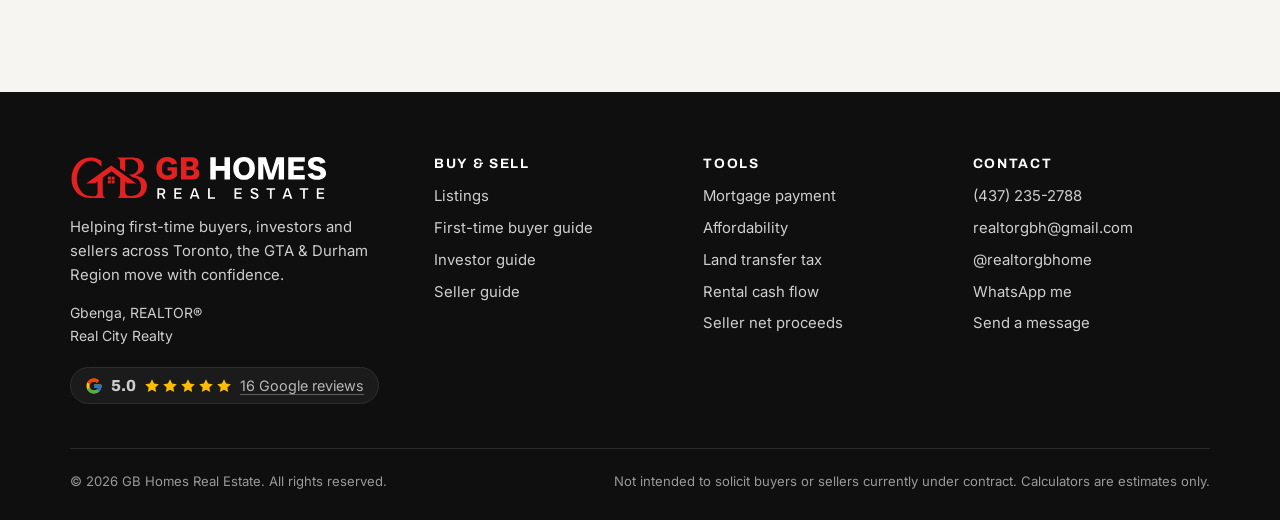
<file: listings.html>
<!doctype html>
<html lang="en-CA" class="no-js">
<head>
<meta charset="utf-8">
<meta name="viewport" content="width=device-width, initial-scale=1">
<title>Listings | GB Homes Real Estate</title>
<meta name="description" content="Homes for sale with GB Homes Real Estate in Pickering, Durham Region, Toronto and the GTA. Book a showing or get new listing alerts.">
<meta property="og:title" content="Listings | GB Homes Real Estate">
<meta property="og:description" content="Homes for sale with GB Homes Real Estate in Pickering, Durham Region, Toronto and the GTA. Book a showing or get new listing alerts.">
<meta property="og:type" content="website">
<meta name="theme-color" content="#E52020">
<link rel="icon" href="assets/brand/mark.svg" type="image/svg+xml">
<link rel="preconnect" href="https://fonts.googleapis.com">
<link rel="preconnect" href="https://fonts.gstatic.com" crossorigin>
<link href="https://fonts.googleapis.com/css2?family=Archivo:wght@600;700;800&family=Inter:wght@400;500;600&display=swap" rel="stylesheet">
<link rel="stylesheet" href="css/styles.css?v=reviews20261126">
<script>(function(d){try{if(!matchMedia("(prefers-reduced-motion: reduce)").matches){d.classList.add("motion");setTimeout(function(){d.classList.remove("motion")},2500)}}catch(e){}})(document.documentElement)</script>
</head>
<body>
<a class="skip-link" href="#main">Skip to content</a>
<header class="site-header">
  <div class="wrap">
    <a class="brand" href="index.html" aria-label="GB Homes Real Estate, home"><img src="assets/brand/logo-horizontal.svg" alt="GB Homes Real Estate" width="215" height="38"></a>
    <button class="nav-toggle" type="button" aria-expanded="false" aria-controls="site-nav" aria-label="Open menu"><svg viewBox="0 0 24 24" fill="none" stroke="currentColor" stroke-width="2" stroke-linecap="round" stroke-linejoin="round" aria-hidden="true"><path d="M3 6h18M3 12h18M3 18h18"/></svg></button>
    <nav class="nav" id="site-nav" aria-label="Main">
      <a href="index.html">Home</a><a href="listings.html" aria-current="page">Listings</a><a href="first-time-buyers.html">First-time buyers</a><a href="investors.html">Investors</a><a href="sellers.html">Sellers</a><a href="mortgage-calculator.html">Mortgage calculator</a>
      <a class="btn btn--red" href="contact.html#book">Book a free call</a>
    </nav>
  </div>
</header>
<main id="main">
<section class="page-hero page-hero--photo page-hero--listings">
  <div class="wrap">
    <span class="eyebrow">Listings</span>
    <h1>Homes for sale</h1>
    <p class="lead">Current GB Homes listings across the GTA and Durham Region. See something you like? Book a showing and I’ll walk you through it, numbers included.</p>
  </div>
</section>

<section class="section">
  <div class="wrap">
    <form class="filters" onsubmit="return false" aria-label="Filter listings">
      <div class="field">
        <label for="f-city">City</label>
        <select class="input" id="f-city"><option value="">All cities</option></select>
      </div>
      <div class="field">
        <label for="f-type">Home type</label>
        <select class="input" id="f-type"><option value="">All types</option></select>
      </div>
      <div class="field">
        <label for="f-beds">Bedrooms</label>
        <select class="input" id="f-beds">
          <option value="">Any</option>
          <option value="1">1+</option>
          <option value="2">2+</option>
          <option value="3">3+</option>
          <option value="4">4+</option>
        </select>
      </div>
      <div class="field">
        <label for="f-status">Status</label>
        <select class="input" id="f-status">
          <option value="available">Available</option>
          <option value="">All</option>
          <option value="sold">Sold</option>
        </select>
      </div>
    </form>
    <p class="muted small" aria-live="polite"><span id="listings-count"></span></p>
    <div class="grid grid-3" id="listings-grid"></div>
  </div>
</section>

<section class="section section--cream">
  <div class="wrap grid grid-2" style="align-items:center">
    <div>
      <span class="eyebrow">Not seeing the right fit?</span>
      <h2>I’ll find it for you.</h2>
      <p class="lead">Many of the best homes sell fast or never hit the big portals. Tell me your must-haves and budget, and I’ll send you matching homes the moment they come up.</p>
    </div>
    <div class="btn-row" style="justify-content:flex-end">
      <a class="btn btn--red" href="contact.html?topic=alerts">Get listing alerts</a>
      <a class="btn btn--ghost" href="mortgage-calculator.html#afford">See what I can afford</a>
    </div>
  </div>
</section>
</main>
<footer class="site-footer">
  <div class="wrap">
    <div class="footer-grid">
      <div>
        <img class="footer-logo" src="assets/brand/logo-horizontal-white.svg" alt="GB Homes Real Estate" width="250" height="44">
        <p>Helping first-time buyers, investors and sellers across <span data-config="serviceArea">Toronto, the GTA &amp; Durham Region</span> move with confidence.</p>
        <p class="small"><span data-config="agentName">Gbenga</span>, <span data-config="registeredTitle"></span><br><span data-config="brokerageName"></span><span data-config-wrap><br><span data-config="brokerageAddress"></span></span></p>
        <a class="g-badge g-badge--footer" data-google-badge>Rated 5.0 on Google</a>
      </div>
      <div>
        <h4>Buy &amp; sell</h4>
        <ul>
          <li><a href="listings.html">Listings</a></li>
          <li><a href="first-time-buyers.html">First-time buyer guide</a></li>
          <li><a href="investors.html">Investor guide</a></li>
          <li><a href="sellers.html">Seller guide</a></li>
        </ul>
      </div>
      <div>
        <h4>Tools</h4>
        <ul>
          <li><a href="mortgage-calculator.html">Mortgage payment</a></li>
          <li><a href="mortgage-calculator.html#afford">Affordability</a></li>
          <li><a href="mortgage-calculator.html#closing">Land transfer tax</a></li>
          <li><a href="investors.html#calculator">Rental cash flow</a></li>
          <li><a href="sellers.html#proceeds">Seller net proceeds</a></li>
        </ul>
      </div>
      <div>
        <h4>Contact</h4>
        <ul>
          <li data-config-wrap><a data-config-href="phone" href="#"><span data-config="phone"></span></a></li>
          <li data-config-wrap><a data-config-href="email" href="#"><span data-config="email"></span></a></li>
          <li data-config-wrap><a data-config-href="instagram" href="#" rel="noopener"><span data-config="instagram"></span></a></li>
          <li data-config-wrap><a data-config-href="whatsapp" href="#">WhatsApp me</a></li>
          <li><a href="contact.html">Send a message</a></li>
        </ul>
      </div>
    </div>
    <div class="footer-bottom">
      <span>© <span data-year>2026</span> GB Homes Real Estate. All rights reserved.</span>
      <span>Not intended to solicit buyers or sellers currently under contract. Calculators are estimates only.</span>
    </div>
  </div>
</footer>
<script src="js/vendor/gsap.min.js?v=3.13.0"></script>
<script src="js/vendor/ScrollTrigger.min.js?v=3.13.0"></script>
<script src="js/config.js?v=reviews20261126"></script>
<script src="js/supabase.js?v=reviews20261126"></script>
<script src="js/site.js?v=reviews20261126"></script>
<script src="js/finance.js?v=reviews20261126"></script>
<script src="js/listings-data.js?v=reviews20261126"></script>
<script src="js/listings.js?v=reviews20261126"></script>
<script src="js/reviews-data.js?v=reviews20261126"></script>
<script src="js/reviews.js?v=reviews20261126"></script>
<script src="js/motion.js?v=reviews20261126"></script>
</body>
</html>
</file>
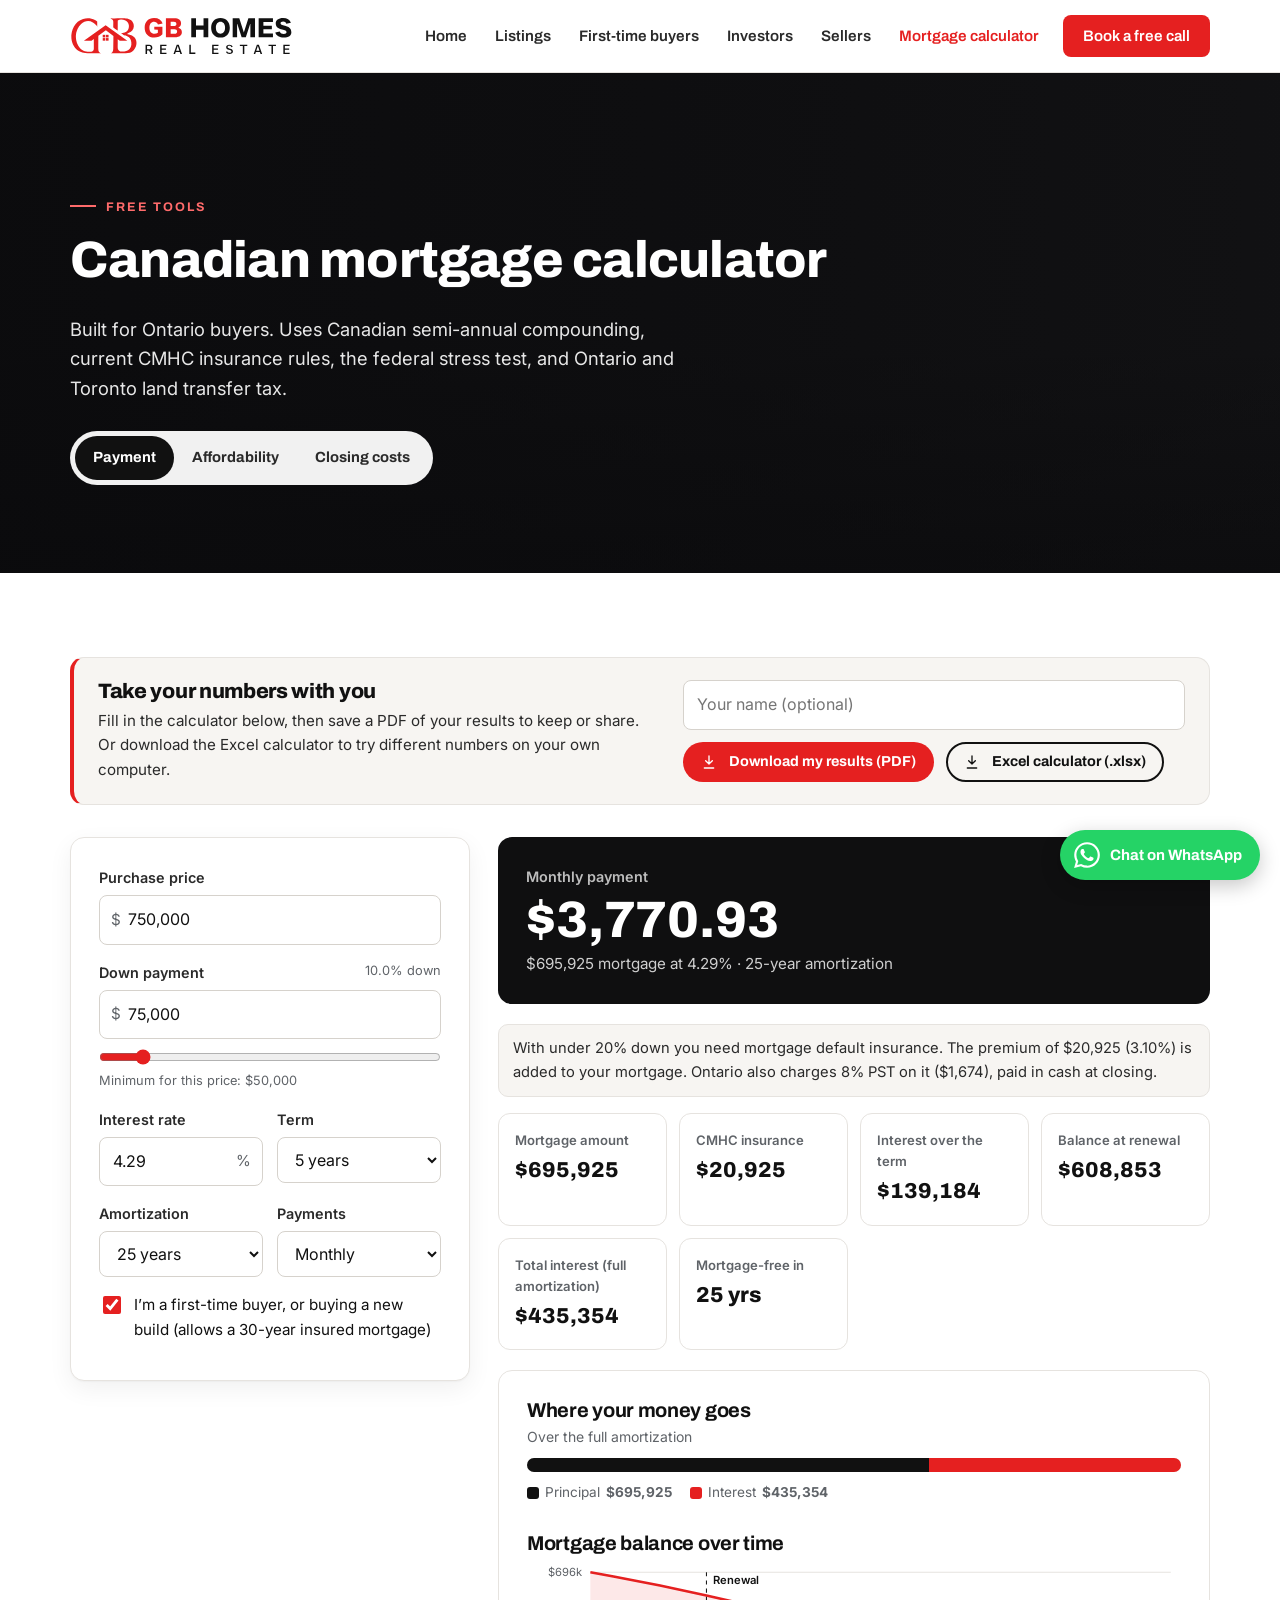
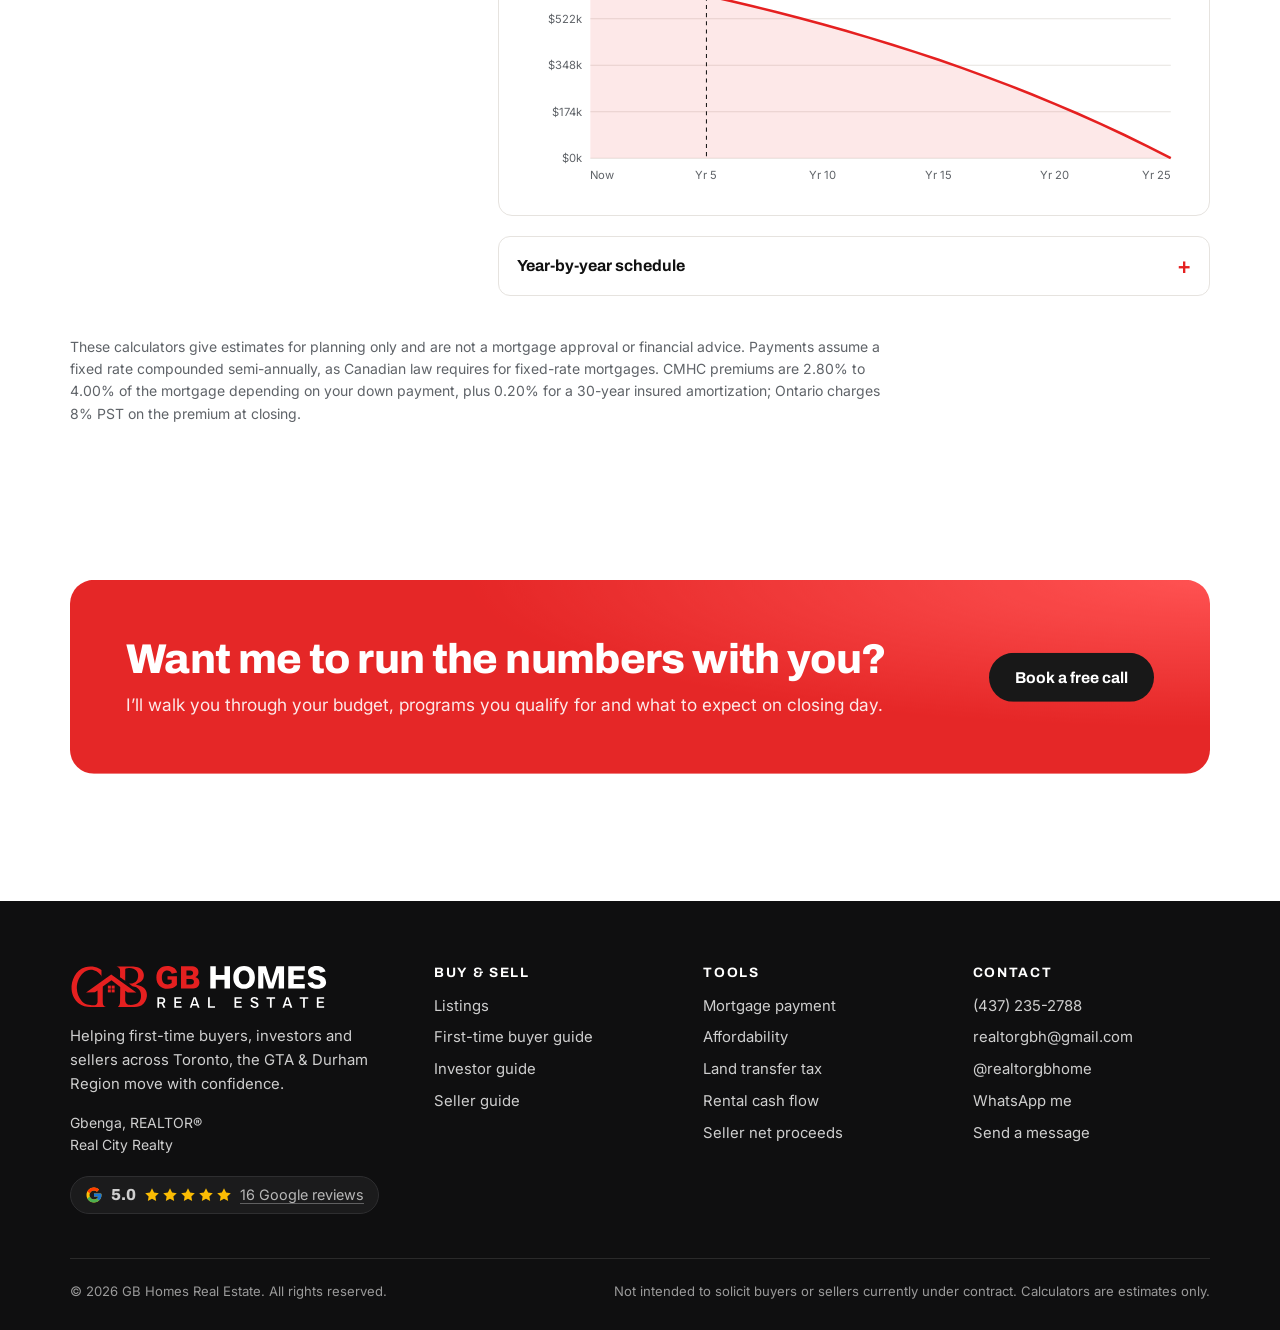
<file: mortgage-calculator.html>
<!doctype html>
<html lang="en-CA" class="no-js">
<head>
<meta charset="utf-8">
<meta name="viewport" content="width=device-width, initial-scale=1">
<title>Canadian Mortgage Calculator (Ontario) | GB Homes Real Estate</title>
<meta name="description" content="Free Canadian mortgage calculator for Ontario buyers: monthly and bi-weekly payments, CMHC insurance, stress-test affordability, and Ontario and Toronto land transfer tax with first-time buyer rebates.">
<meta property="og:title" content="Canadian Mortgage Calculator (Ontario) | GB Homes Real Estate">
<meta property="og:description" content="Free Canadian mortgage calculator for Ontario buyers: monthly and bi-weekly payments, CMHC insurance, stress-test affordability, and Ontario and Toronto land transfer tax with first-time buyer rebates.">
<meta property="og:type" content="website">
<meta name="theme-color" content="#E52020">
<link rel="icon" href="assets/brand/mark.svg" type="image/svg+xml">
<link rel="preconnect" href="https://fonts.googleapis.com">
<link rel="preconnect" href="https://fonts.gstatic.com" crossorigin>
<link href="https://fonts.googleapis.com/css2?family=Archivo:wght@600;700;800&family=Inter:wght@400;500;600&display=swap" rel="stylesheet">
<link rel="stylesheet" href="css/styles.css?v=reviews20261126">
<script>(function(d){try{if(!matchMedia("(prefers-reduced-motion: reduce)").matches){d.classList.add("motion");setTimeout(function(){d.classList.remove("motion")},2500)}}catch(e){}})(document.documentElement)</script>
</head>
<body>
<a class="skip-link" href="#main">Skip to content</a>
<header class="site-header">
  <div class="wrap">
    <a class="brand" href="index.html" aria-label="GB Homes Real Estate, home"><img src="assets/brand/logo-horizontal.svg" alt="GB Homes Real Estate" width="215" height="38"></a>
    <button class="nav-toggle" type="button" aria-expanded="false" aria-controls="site-nav" aria-label="Open menu"><svg viewBox="0 0 24 24" fill="none" stroke="currentColor" stroke-width="2" stroke-linecap="round" stroke-linejoin="round" aria-hidden="true"><path d="M3 6h18M3 12h18M3 18h18"/></svg></button>
    <nav class="nav" id="site-nav" aria-label="Main">
      <a href="index.html">Home</a><a href="listings.html">Listings</a><a href="first-time-buyers.html">First-time buyers</a><a href="investors.html">Investors</a><a href="sellers.html">Sellers</a><a href="mortgage-calculator.html" aria-current="page">Mortgage calculator</a>
      <a class="btn btn--red" href="contact.html#book">Book a free call</a>
    </nav>
  </div>
</header>
<main id="main">
<section class="page-hero page-hero--photo page-hero--mortgage-calculator">
  <div class="wrap">
    <span class="eyebrow">Free tools</span>
    <h1>Canadian mortgage calculator</h1>
    <p class="lead">Built for Ontario buyers. Uses Canadian semi-annual compounding, current CMHC insurance rules, the federal stress test, and Ontario and Toronto land transfer tax.</p>
    <div class="seg" role="tablist" aria-label="Calculator" style="margin-top:28px">
      <button type="button" role="tab" id="tab-payment" aria-controls="payment" aria-selected="true">Payment</button>
      <button type="button" role="tab" id="tab-afford" aria-controls="afford" aria-selected="false">Affordability</button>
      <button type="button" role="tab" id="tab-closing" aria-controls="closing" aria-selected="false">Closing costs</button>
    </div>
  </div>
</section>

<section class="section">
  <div class="wrap">

    <!-- ============ DOWNLOADS ============ -->
    <div class="download-bar" id="download">
      <div class="download-bar__text">
        <h2>Take your numbers with you</h2>
        <p>Fill in the calculator below, then save a PDF of your results to keep or share. Or download the Excel calculator to try different numbers on your own computer.</p>
      </div>
      <div class="download-bar__actions">
        <label class="visually-hidden" for="r-name">Your name (optional, shown on the PDF)</label>
        <input class="input" id="r-name" type="text" autocomplete="name" placeholder="Your name (optional)">
        <div class="btn-row">
          <button class="btn btn--red btn--sm" type="button" id="dl-pdf"><svg viewBox="0 0 24 24" width="16" height="16" fill="none" stroke="currentColor" stroke-width="2" stroke-linecap="round" stroke-linejoin="round" aria-hidden="true"><path d="M12 3v12M7 10l5 5 5-5M5 21h14"/></svg> Download my results (PDF)</button>
          <a class="btn btn--ghost btn--sm" href="assets/downloads/GB-Homes-Mortgage-Calculator.xlsx" download><svg viewBox="0 0 24 24" width="16" height="16" fill="none" stroke="currentColor" stroke-width="2" stroke-linecap="round" stroke-linejoin="round" aria-hidden="true"><path d="M12 3v12M7 10l5 5 5-5M5 21h14"/></svg> Excel calculator (.xlsx)</a>
        </div>
      </div>
    </div>

    <!-- ============ PAYMENT ============ -->
    <div role="tabpanel" id="payment" aria-labelledby="tab-payment">
      <div class="calc">
        <form class="card calc-panel" onsubmit="return false" aria-label="Mortgage details">
          <div class="field">
            <label for="p-price">Purchase price</label>
            <div class="input-affix"><span class="affix">$</span><input class="input" id="p-price" inputmode="numeric" value="750,000"></div>
          </div>
          <div class="field">
            <label for="p-down">Down payment <span class="hint" id="p-down-pct"></span></label>
            <div class="input-affix"><span class="affix">$</span><input class="input" id="p-down" inputmode="numeric" value="75,000"></div>
            <input type="range" id="p-down-range" min="5" max="50" step="0.5" value="10" aria-label="Down payment percent">
            <span class="hint" id="p-down-min"></span>
          </div>
          <div class="field-row">
            <div class="field">
              <label for="p-rate">Interest rate</label>
              <div class="input-affix suffix"><input class="input" id="p-rate" inputmode="decimal" value="4.29"><span class="affix">%</span></div>
            </div>
            <div class="field">
              <label for="p-term">Term</label>
              <select class="input" id="p-term">
                <option value="1">1 year</option><option value="2">2 years</option><option value="3">3 years</option>
                <option value="4">4 years</option><option value="5" selected>5 years</option><option value="7">7 years</option><option value="10">10 years</option>
              </select>
            </div>
          </div>
          <div class="field-row">
            <div class="field">
              <label for="p-amort">Amortization</label>
              <select class="input" id="p-amort">
                <option value="15">15 years</option><option value="20">20 years</option>
                <option value="25" selected>25 years</option><option value="30">30 years</option>
              </select>
            </div>
            <div class="field">
              <label for="p-freq">Payments</label>
              <select class="input" id="p-freq"></select>
            </div>
          </div>
          <label class="check"><input type="checkbox" id="p-ftb" checked> <span>I’m a first-time buyer, or buying a new build <span class="hint">(allows a 30-year insured mortgage)</span></span></label>
        </form>

        <div>
          <div class="result-hero" aria-live="polite">
            <div class="label" id="p-freq-label">Monthly payment</div>
            <div class="value" id="p-payment">—</div>
            <div class="sub" id="p-sub"></div>
          </div>
          <div id="p-notices"></div>
          <div class="stats">
            <div class="stat"><div class="label">Mortgage amount</div><div class="value" id="p-loan">—</div></div>
            <div class="stat"><div class="label">CMHC insurance</div><div class="value" id="p-cmhc">—</div></div>
            <div class="stat"><div class="label">Interest over the term</div><div class="value" id="p-term-int">—</div></div>
            <div class="stat"><div class="label">Balance at renewal</div><div class="value" id="p-renew">—</div></div>
            <div class="stat"><div class="label">Total interest (full amortization)</div><div class="value" id="p-total-int">—</div></div>
            <div class="stat"><div class="label">Mortgage-free in</div><div class="value" id="p-payoff">—</div></div>
          </div>

          <div class="card card--flat" style="margin-bottom:20px">
            <h3 style="margin-bottom:4px">Where your money goes</h3>
            <p class="muted small" style="margin:0">Over the full amortization</p>
            <div class="bar-split" aria-hidden="true"><div id="p-bar-prin" style="background:var(--ink)"></div><div id="p-bar-int" style="background:var(--red)"></div></div>
            <div class="chart-legend"><span><i style="background:var(--ink)"></i>Principal <strong id="p-leg-prin"></strong></span><span><i style="background:var(--red)"></i>Interest <strong id="p-leg-int"></strong></span></div>
            <h3 style="margin:28px 0 8px">Mortgage balance over time</h3>
            <svg class="chart" id="p-chart" viewBox="0 0 640 220" role="img" aria-label="Mortgage balance by year"></svg>
          </div>

          <details class="disclosure">
            <summary>Year-by-year schedule</summary>
            <div class="disclosure-body table-scroll">
              <table class="amort-table">
                <thead><tr><th>Year</th><th>Principal paid</th><th>Interest paid</th><th>Balance</th></tr></thead>
                <tbody id="p-table"></tbody>
              </table>
              <p class="muted small" style="margin-top:10px">Highlighted row = end of your term, when you renew.</p>
            </div>
          </details>
        </div>
      </div>
    </div>

    <!-- ============ AFFORDABILITY ============ -->
    <div role="tabpanel" id="afford" aria-labelledby="tab-afford" hidden>
      <div class="calc">
        <form class="card calc-panel" onsubmit="return false" aria-label="Your finances">
          <div class="field">
            <label for="a-income">Household income (before tax, yearly)</label>
            <div class="input-affix"><span class="affix">$</span><input class="input" id="a-income" inputmode="numeric" value="130,000"></div>
          </div>
          <div class="field">
            <label for="a-down">Down payment saved</label>
            <div class="input-affix"><span class="affix">$</span><input class="input" id="a-down" inputmode="numeric" value="60,000"></div>
          </div>
          <div class="field">
            <label for="a-debts">Monthly debt payments <span class="hint">car, student loan, credit cards</span></label>
            <div class="input-affix"><span class="affix">$</span><input class="input" id="a-debts" inputmode="numeric" value="400"></div>
          </div>
          <div class="field-row">
            <div class="field">
              <label for="a-rate">Interest rate</label>
              <div class="input-affix suffix"><input class="input" id="a-rate" inputmode="decimal" value="4.29"><span class="affix">%</span></div>
            </div>
            <div class="field">
              <label for="a-amort">Amortization</label>
              <select class="input" id="a-amort"><option value="25">25 years</option><option value="30" selected>30 years</option></select>
            </div>
          </div>
          <div class="field-row">
            <div class="field">
              <label for="a-tax">Property tax <span class="hint">% of price / yr</span></label>
              <div class="input-affix suffix"><input class="input" id="a-tax" inputmode="decimal" value="0.95"><span class="affix">%</span></div>
            </div>
            <div class="field">
              <label for="a-heat">Heating / month</label>
              <div class="input-affix"><span class="affix">$</span><input class="input" id="a-heat" inputmode="numeric" value="120"></div>
            </div>
          </div>
          <div class="field">
            <label for="a-condo">Condo fees / month <span class="hint">0 if not a condo</span></label>
            <div class="input-affix"><span class="affix">$</span><input class="input" id="a-condo" inputmode="numeric" value="0"></div>
          </div>
          <label class="check"><input type="checkbox" id="a-ftb" checked> I’m a first-time buyer</label>
        </form>

        <div>
          <div class="result-hero" aria-live="polite">
            <div class="label">You could afford a home up to about</div>
            <div class="value" id="a-max">—</div>
            <div class="sub" id="a-sub"></div>
          </div>
          <div id="a-notices"></div>
          <div class="stats">
            <div class="stat"><div class="label">Mortgage amount</div><div class="value" id="a-loan">—</div></div>
            <div class="stat"><div class="label">Monthly payment</div><div class="value" id="a-pay">—</div></div>
            <div class="stat"><div class="label">Stress-test rate</div><div class="value" id="a-qrate">—</div></div>
            <div class="stat" id="a-gds-box"><div class="label">GDS ratio (max 39%)</div><div class="value" id="a-gds">—</div></div>
            <div class="stat" id="a-tds-box"><div class="label">TDS ratio (max 44%)</div><div class="value" id="a-tds">—</div></div>
          </div>
          <div class="card card--flat">
            <h3>How lenders decide</h3>
            <p>Every federally regulated lender has to “stress test” you at the higher of <strong>your rate + 2%</strong> or <strong>5.25%</strong>. At that test rate:</p>
            <ul>
              <li><strong>GDS</strong> (mortgage, property tax, heat and half of condo fees) should be no more than <strong>39%</strong> of your gross income.</li>
              <li><strong>TDS</strong> (all of the above plus your other debts) should be no more than <strong>44%</strong>.</li>
            </ul>
            <p class="muted small" style="margin:0">This is an estimate. Your actual approval depends on your credit, employment and the lender. A pre-approval gives you the real number, and I can connect you with a mortgage professional.</p>
            <div class="btn-row" style="margin-top:18px">
              <a class="btn btn--red btn--sm" href="contact.html?topic=preapproval">Get help with pre-approval</a>
              <button class="btn btn--ghost btn--sm" type="button" id="a-to-payment">Use this price in the payment calculator</button>
            </div>
          </div>
        </div>
      </div>
    </div>

    <!-- ============ CLOSING COSTS ============ -->
    <div role="tabpanel" id="closing" aria-labelledby="tab-closing" hidden>
      <div class="calc">
        <form class="card calc-panel" onsubmit="return false" aria-label="Closing cost details">
          <div class="field">
            <label for="c-price">Purchase price</label>
            <div class="input-affix"><span class="affix">$</span><input class="input" id="c-price" inputmode="numeric" value="750,000"></div>
          </div>
          <div class="field">
            <label for="c-down">Down payment</label>
            <div class="input-affix"><span class="affix">$</span><input class="input" id="c-down" inputmode="numeric" value="75,000"></div>
          </div>
          <label class="check"><input type="checkbox" id="c-ftb" checked> <span>First-time buyer <span class="hint">(land transfer tax refund)</span></span></label>
          <label class="check"><input type="checkbox" id="c-toronto"> <span>The home is in the City of Toronto <span class="hint">(adds municipal land transfer tax)</span></span></label>
          <hr style="border:0;border-top:1px solid var(--line);margin:18px 0">
          <p class="small muted" style="margin-top:0">Typical other costs. Change them if you have quotes.</p>
          <div class="field-row">
            <div class="field"><label for="c-legal">Lawyer &amp; disbursements</label><div class="input-affix"><span class="affix">$</span><input class="input" id="c-legal" inputmode="numeric" value="2,000"></div></div>
            <div class="field"><label for="c-title">Title insurance</label><div class="input-affix"><span class="affix">$</span><input class="input" id="c-title" inputmode="numeric" value="350"></div></div>
          </div>
          <div class="field-row">
            <div class="field"><label for="c-inspect">Home inspection</label><div class="input-affix"><span class="affix">$</span><input class="input" id="c-inspect" inputmode="numeric" value="550"></div></div>
            <div class="field"><label for="c-adjust">Adjustments &amp; misc.</label><div class="input-affix"><span class="affix">$</span><input class="input" id="c-adjust" inputmode="numeric" value="750"></div></div>
          </div>
        </form>

        <div>
          <div class="result-hero" aria-live="polite">
            <div class="label">Cash you’ll need on closing day</div>
            <div class="value" id="c-cash">—</div>
            <div class="sub" id="c-sub"></div>
          </div>
          <div class="card card--flat">
            <h3>Closing cost breakdown</h3>
            <table class="breakdown"><tbody id="c-table"></tbody></table>
            <div class="callout small">
              <p><strong>Tip:</strong> Plan for closing costs of about 1.5% to 4% of the price on top of your down payment. Lenders usually want to see that money in your account before they approve you.</p>
            </div>
            <p class="muted small" style="margin:0">Ontario land transfer tax and Toronto MLTT rates and first-time buyer refunds (up to $4,000 Ontario and $4,475 Toronto) as of November 2026. Your lawyer will confirm the exact amounts.</p>
          </div>
        </div>
      </div>
    </div>

    <p class="muted small" style="margin-top:40px;max-width:820px">These calculators give estimates for planning only and are not a mortgage approval or financial advice. Payments assume a fixed rate compounded semi-annually, as Canadian law requires for fixed-rate mortgages. CMHC premiums are 2.80% to 4.00% of the mortgage depending on your down payment, plus 0.20% for a 30-year insured amortization; Ontario charges 8% PST on the premium at closing.</p>
  </div>
</section>

<section class="section--tight">
  <div class="wrap">
    <div class="cta-band">
      <div>
        <h2>Want me to run the numbers with you?</h2>
        <p>I’ll walk you through your budget, programs you qualify for and what to expect on closing day.</p>
      </div>
      <a class="btn btn--ink" href="contact.html">Book a free call</a>
    </div>
  </div>
</section>
<div style="height:72px"></div>
</main>
<footer class="site-footer">
  <div class="wrap">
    <div class="footer-grid">
      <div>
        <img class="footer-logo" src="assets/brand/logo-horizontal-white.svg" alt="GB Homes Real Estate" width="250" height="44">
        <p>Helping first-time buyers, investors and sellers across <span data-config="serviceArea">Toronto, the GTA &amp; Durham Region</span> move with confidence.</p>
        <p class="small"><span data-config="agentName">Gbenga</span>, <span data-config="registeredTitle"></span><br><span data-config="brokerageName"></span><span data-config-wrap><br><span data-config="brokerageAddress"></span></span></p>
        <a class="g-badge g-badge--footer" data-google-badge>Rated 5.0 on Google</a>
      </div>
      <div>
        <h4>Buy &amp; sell</h4>
        <ul>
          <li><a href="listings.html">Listings</a></li>
          <li><a href="first-time-buyers.html">First-time buyer guide</a></li>
          <li><a href="investors.html">Investor guide</a></li>
          <li><a href="sellers.html">Seller guide</a></li>
        </ul>
      </div>
      <div>
        <h4>Tools</h4>
        <ul>
          <li><a href="mortgage-calculator.html">Mortgage payment</a></li>
          <li><a href="mortgage-calculator.html#afford">Affordability</a></li>
          <li><a href="mortgage-calculator.html#closing">Land transfer tax</a></li>
          <li><a href="investors.html#calculator">Rental cash flow</a></li>
          <li><a href="sellers.html#proceeds">Seller net proceeds</a></li>
        </ul>
      </div>
      <div>
        <h4>Contact</h4>
        <ul>
          <li data-config-wrap><a data-config-href="phone" href="#"><span data-config="phone"></span></a></li>
          <li data-config-wrap><a data-config-href="email" href="#"><span data-config="email"></span></a></li>
          <li data-config-wrap><a data-config-href="instagram" href="#" rel="noopener"><span data-config="instagram"></span></a></li>
          <li data-config-wrap><a data-config-href="whatsapp" href="#">WhatsApp me</a></li>
          <li><a href="contact.html">Send a message</a></li>
        </ul>
      </div>
    </div>
    <div class="footer-bottom">
      <span>© <span data-year>2026</span> GB Homes Real Estate. All rights reserved.</span>
      <span>Not intended to solicit buyers or sellers currently under contract. Calculators are estimates only.</span>
    </div>
  </div>
</footer>
<script src="js/vendor/gsap.min.js?v=3.13.0"></script>
<script src="js/vendor/ScrollTrigger.min.js?v=3.13.0"></script>
<script src="js/config.js?v=reviews20261126"></script>
<script src="js/supabase.js?v=reviews20261126"></script>
<script src="js/site.js?v=reviews20261126"></script>
<script src="js/finance.js?v=reviews20261126"></script>
<script src="js/mortgage.js?v=reviews20261126"></script>
<script src="js/report.js?v=reviews20261126"></script>
<script src="js/reviews-data.js?v=reviews20261126"></script>
<script src="js/reviews.js?v=reviews20261126"></script>
<script src="js/motion.js?v=reviews20261126"></script>
</body>
</html>
</file>
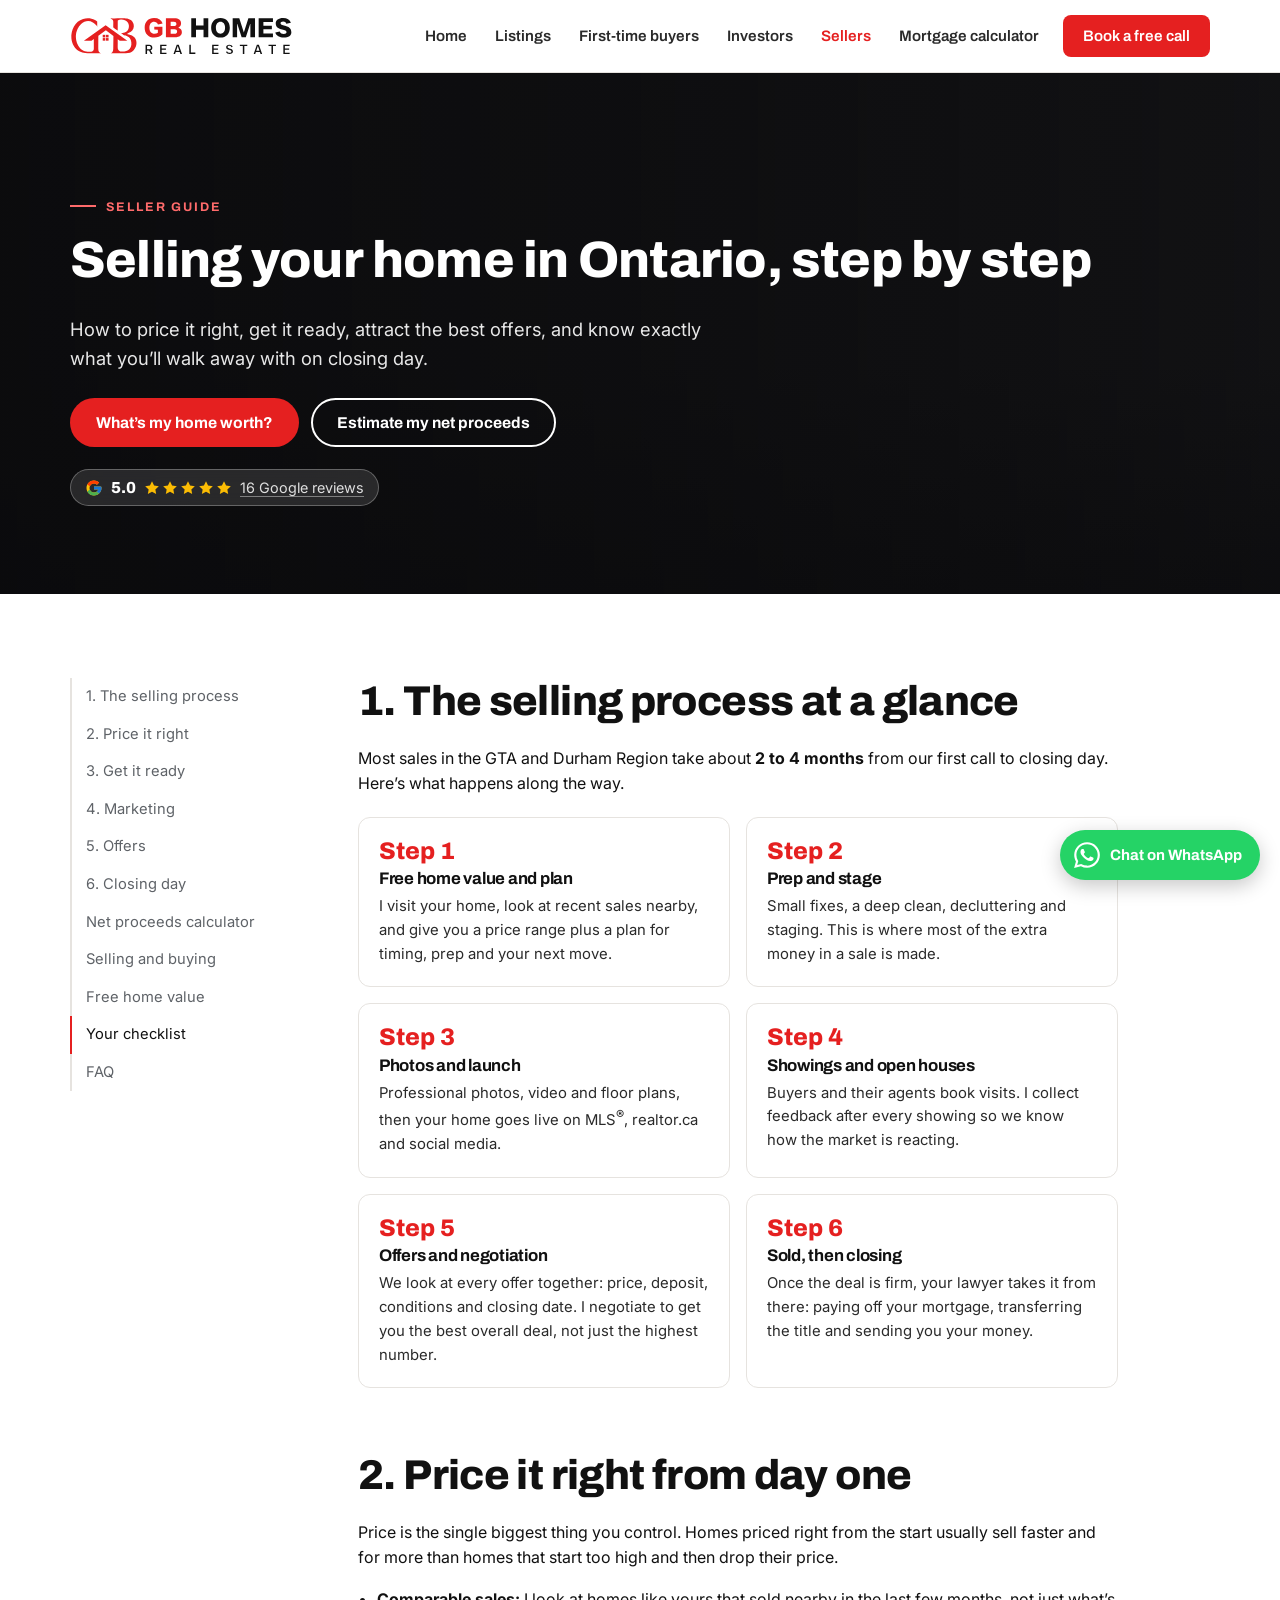
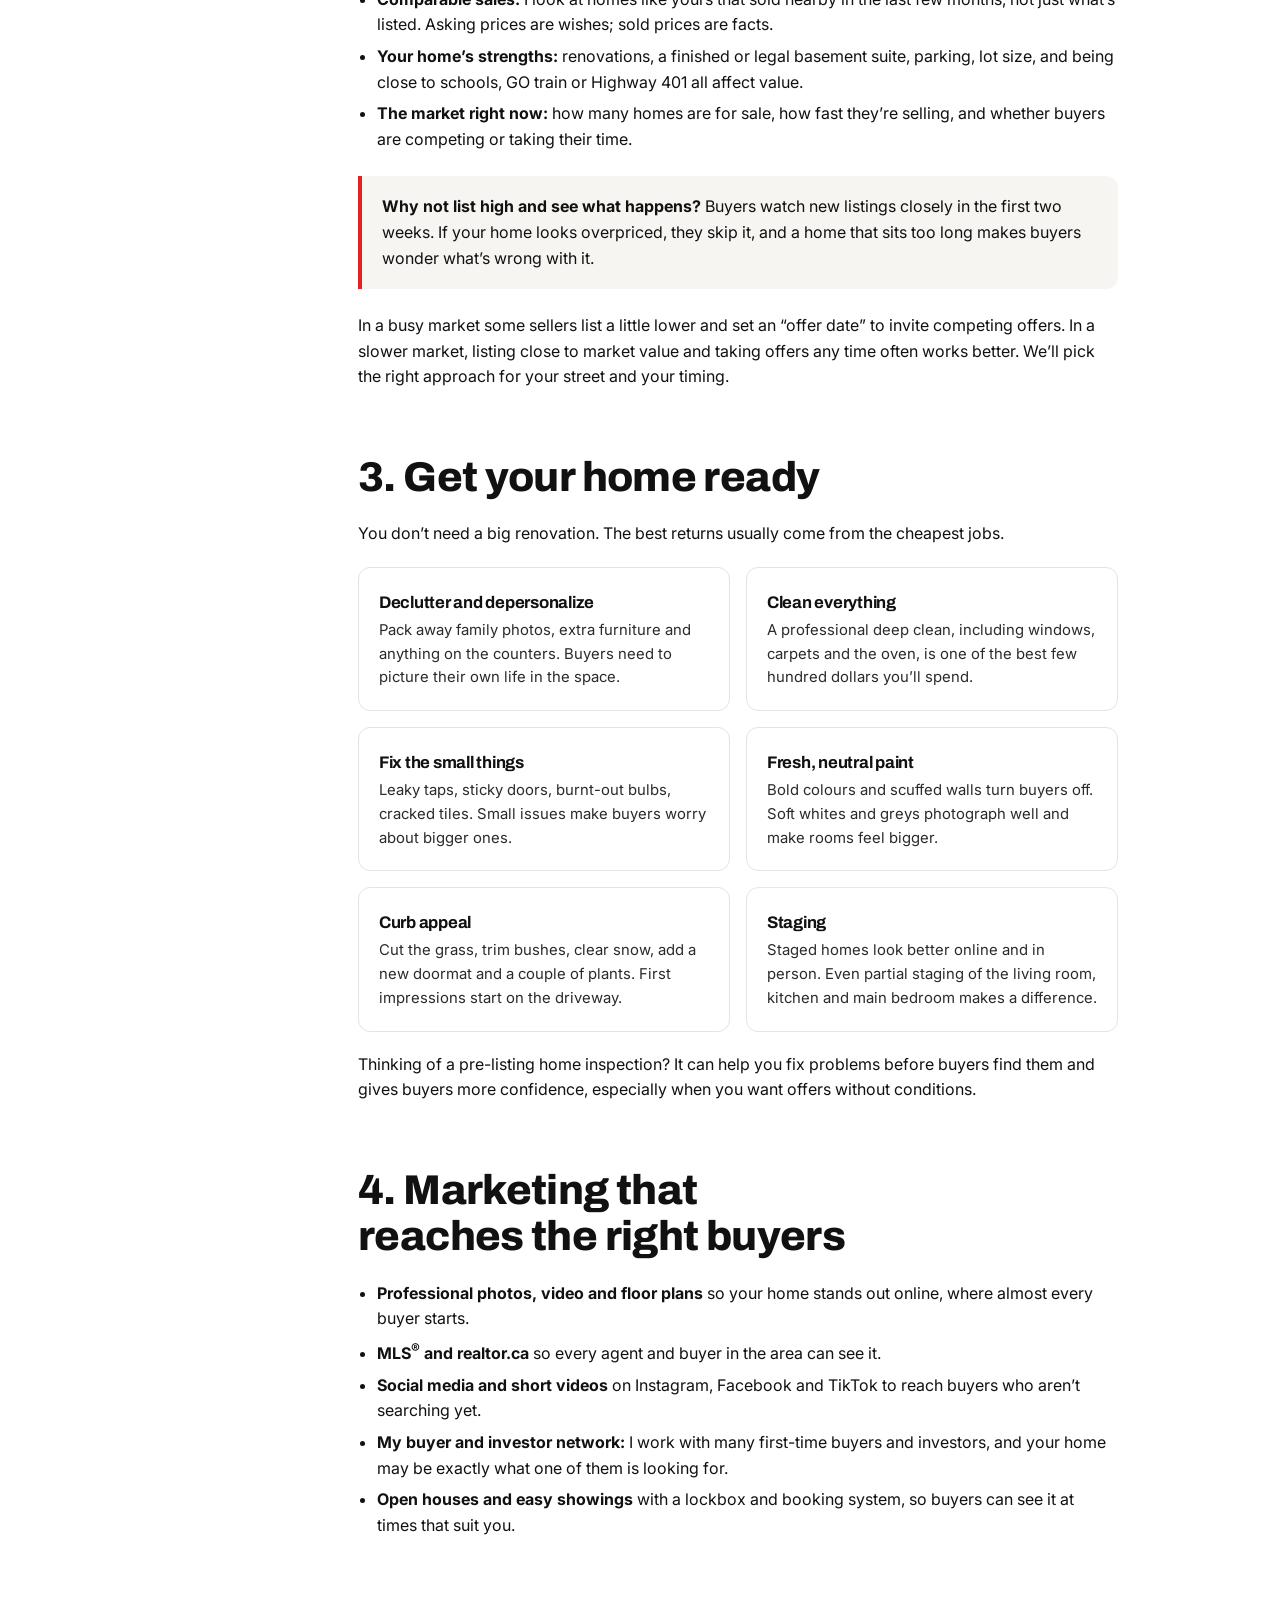
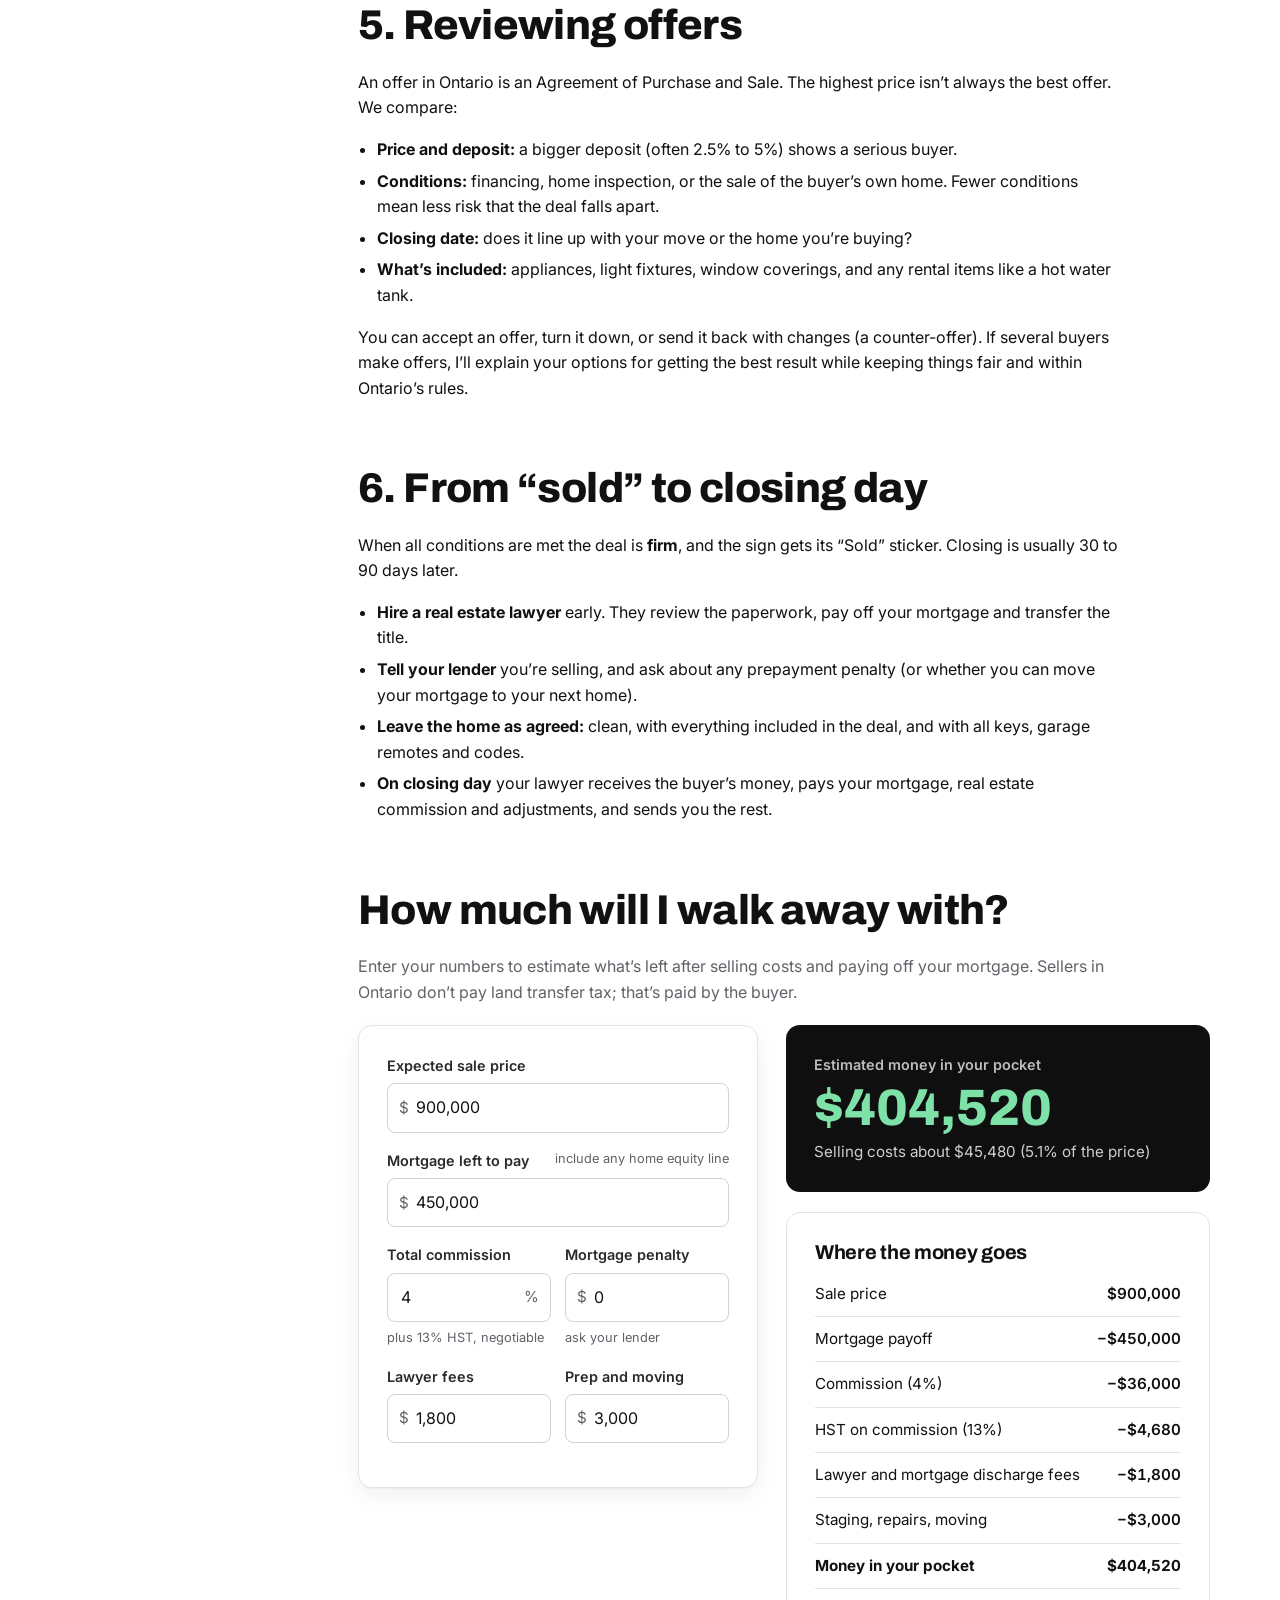
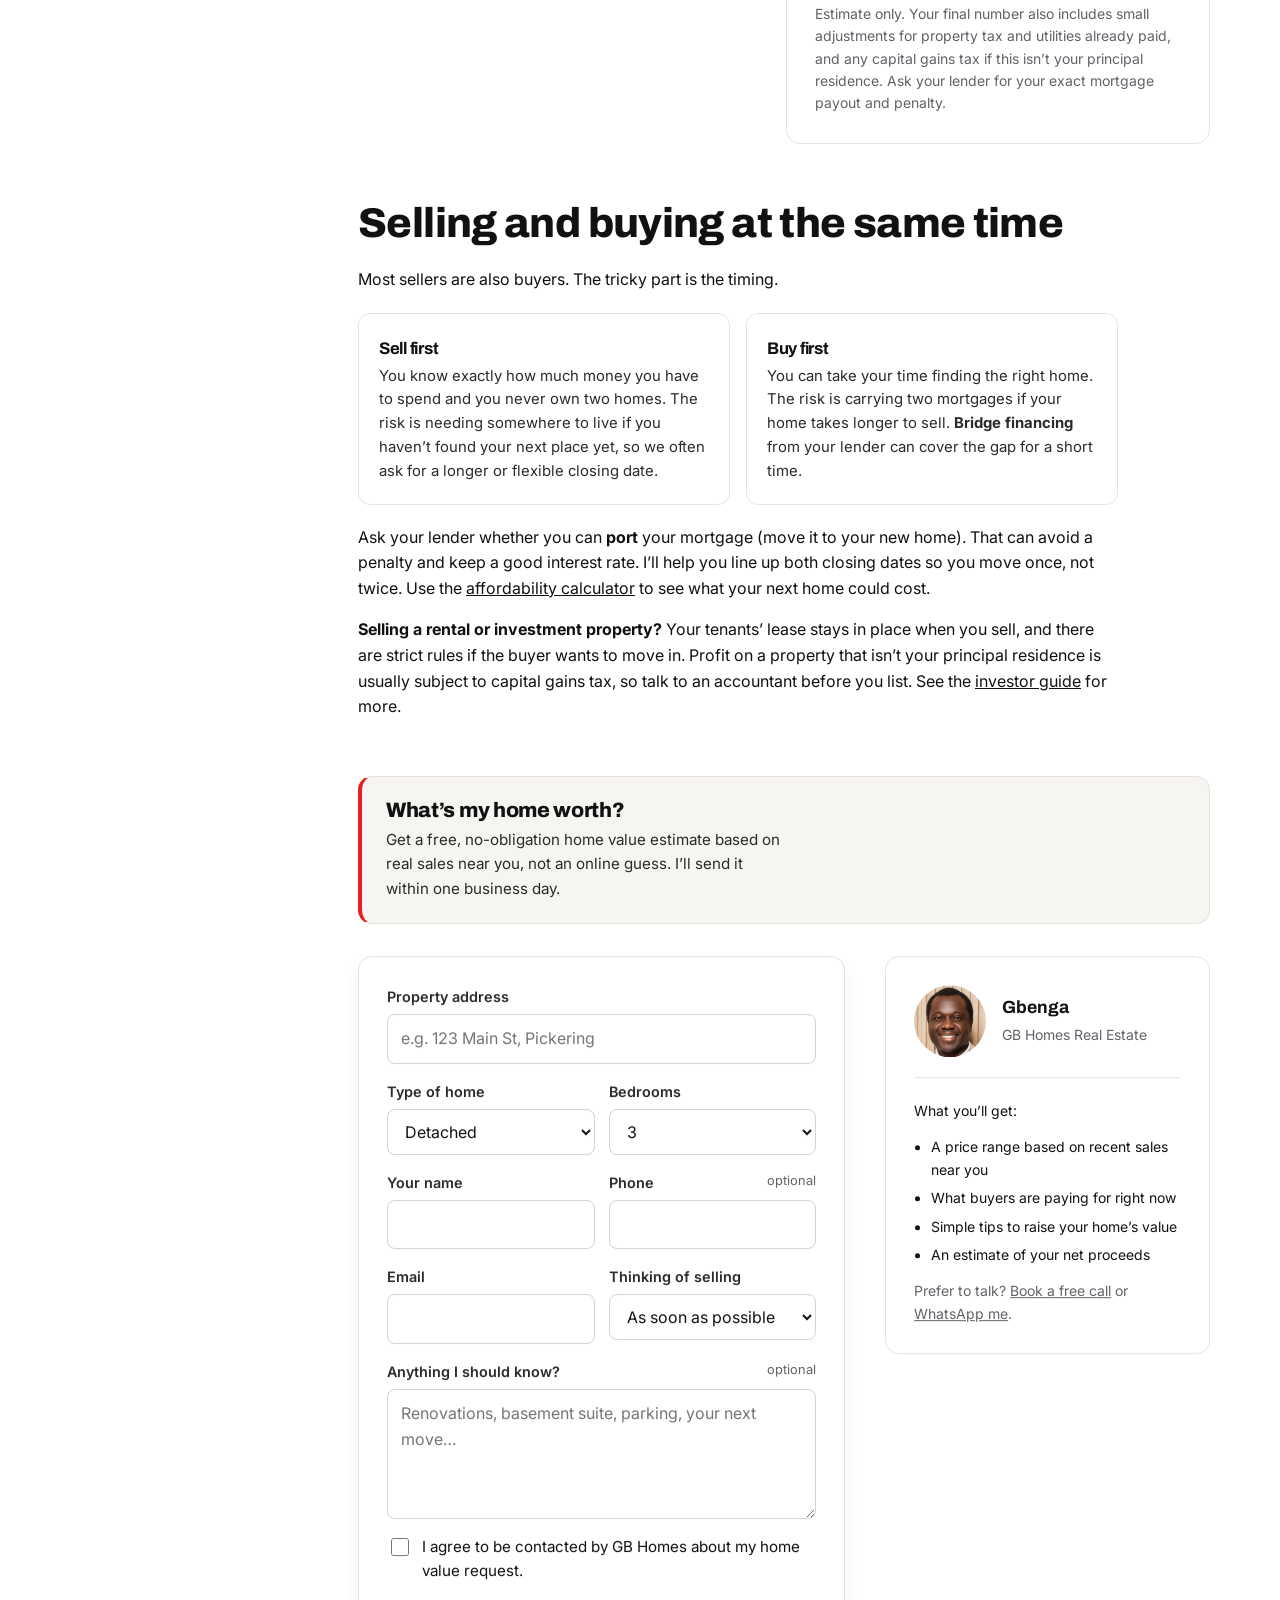
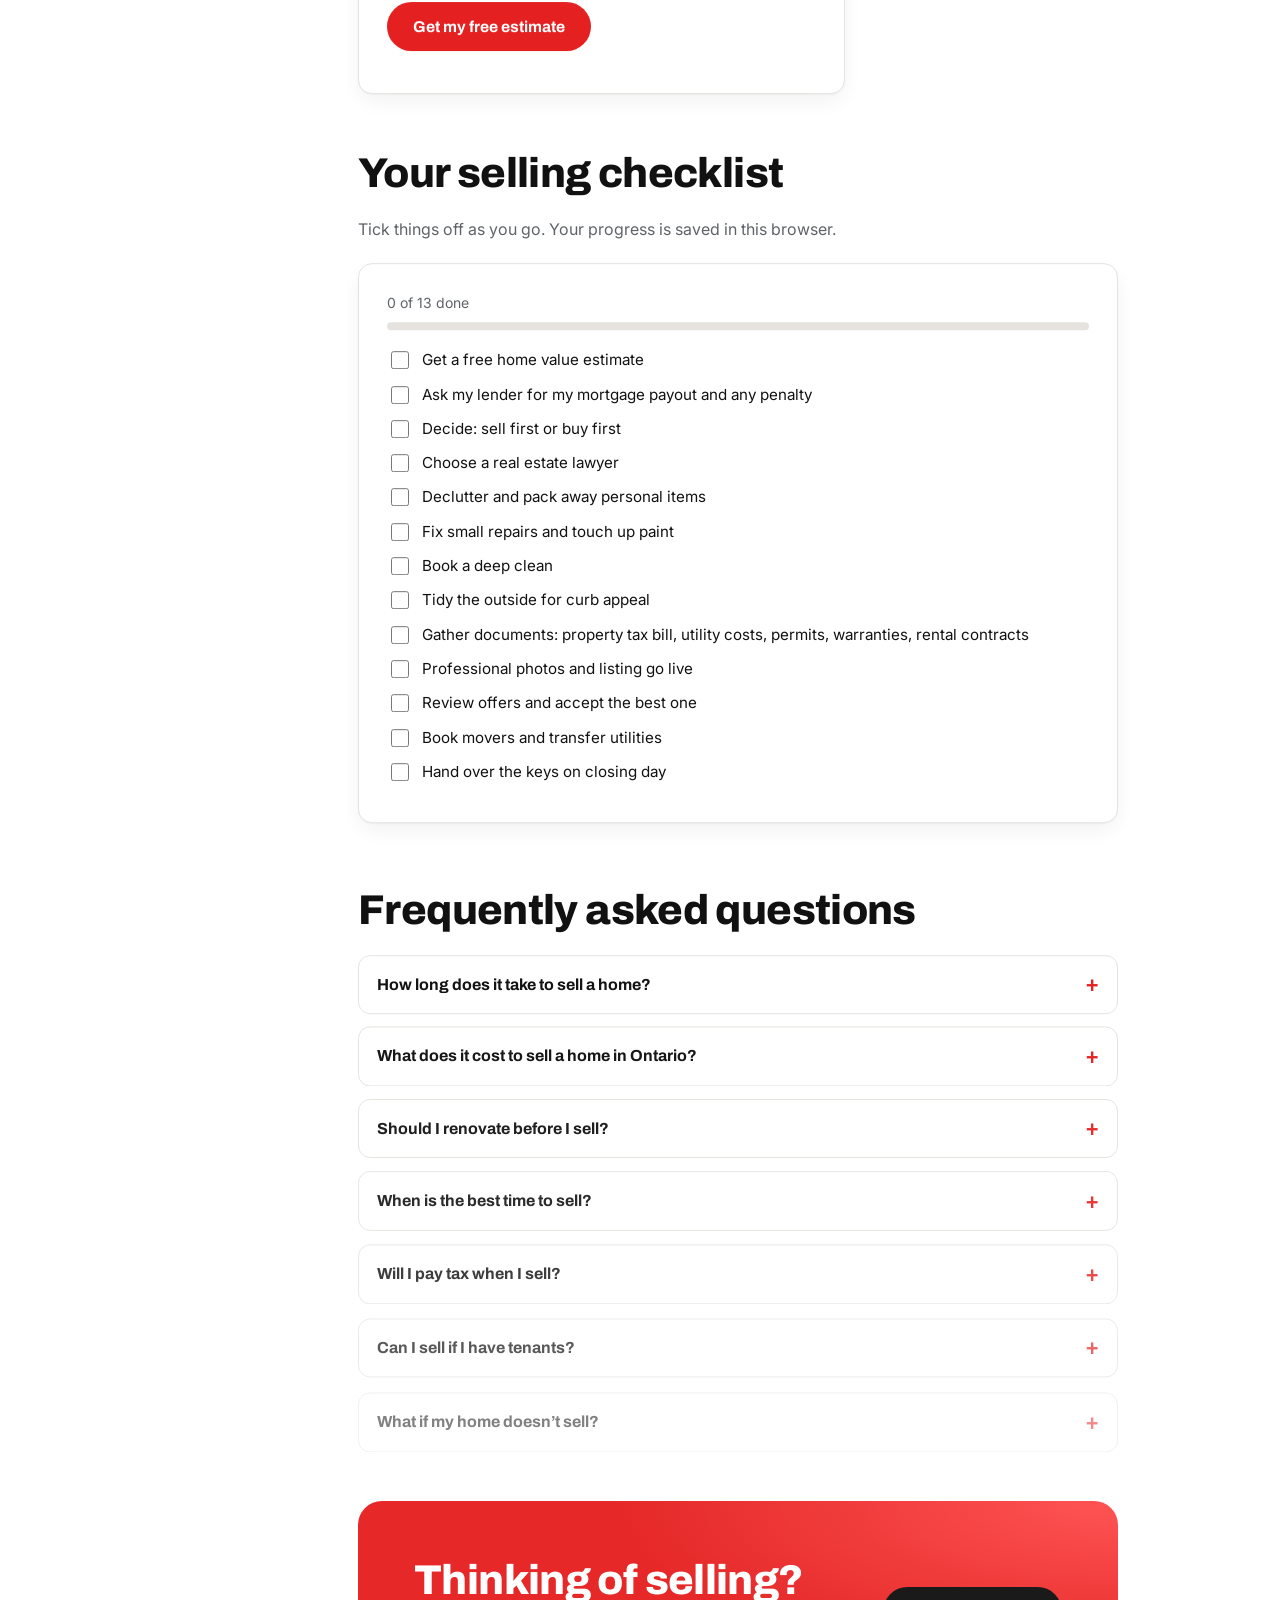
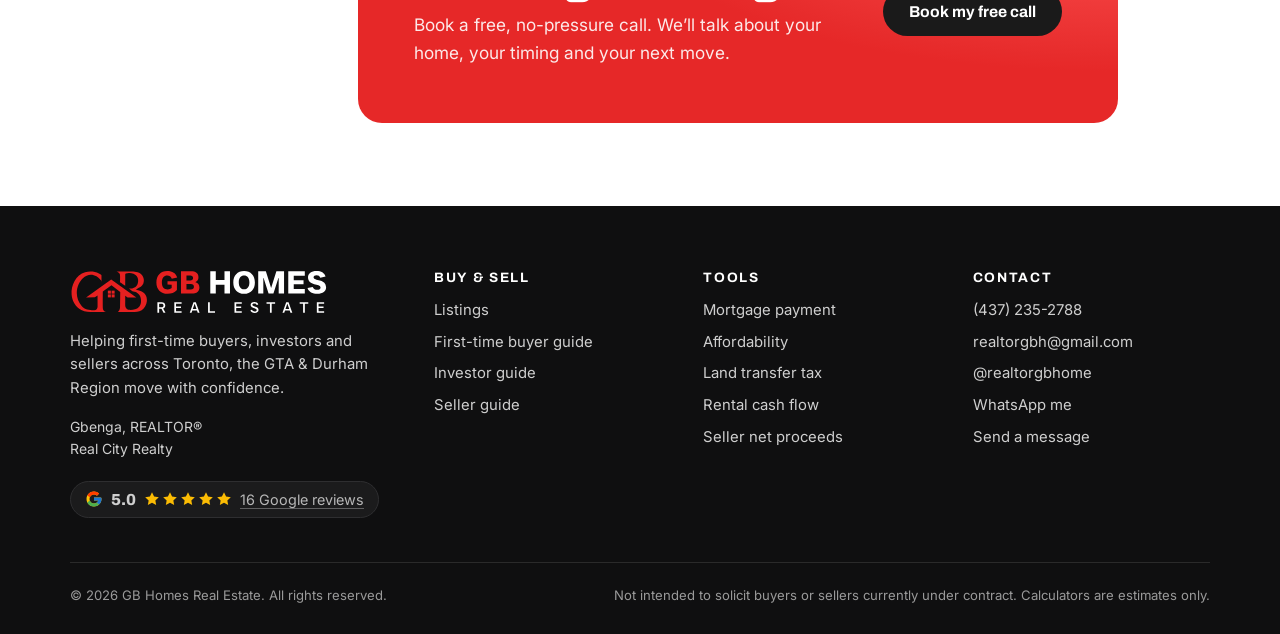
<file: sellers.html>
<!doctype html>
<html lang="en-CA" class="no-js">
<head>
<meta charset="utf-8">
<meta name="viewport" content="width=device-width, initial-scale=1">
<title>Selling Your Home in Ontario: Seller Guide &amp; Home Value | GB Homes</title>
<meta name="description" content="How to sell your home in Ontario: pricing, staging, marketing, offers and closing, plus a free net proceeds calculator and home value estimate.">
<meta property="og:title" content="Selling Your Home in Ontario: Seller Guide &amp; Home Value | GB Homes">
<meta property="og:description" content="How to sell your home in Ontario: pricing, staging, marketing, offers and closing, plus a free net proceeds calculator and home value estimate.">
<meta property="og:type" content="website">
<meta name="theme-color" content="#E52020">
<link rel="icon" href="assets/brand/mark.svg" type="image/svg+xml">
<link rel="preconnect" href="https://fonts.googleapis.com">
<link rel="preconnect" href="https://fonts.gstatic.com" crossorigin>
<link href="https://fonts.googleapis.com/css2?family=Archivo:wght@600;700;800&family=Inter:wght@400;500;600&display=swap" rel="stylesheet">
<link rel="stylesheet" href="css/styles.css?v=reviews20261126">
<script>(function(d){try{if(!matchMedia("(prefers-reduced-motion: reduce)").matches){d.classList.add("motion");setTimeout(function(){d.classList.remove("motion")},2500)}}catch(e){}})(document.documentElement)</script>
</head>
<body>
<a class="skip-link" href="#main">Skip to content</a>
<header class="site-header">
  <div class="wrap">
    <a class="brand" href="index.html" aria-label="GB Homes Real Estate, home"><img src="assets/brand/logo-horizontal.svg" alt="GB Homes Real Estate" width="215" height="38"></a>
    <button class="nav-toggle" type="button" aria-expanded="false" aria-controls="site-nav" aria-label="Open menu"><svg viewBox="0 0 24 24" fill="none" stroke="currentColor" stroke-width="2" stroke-linecap="round" stroke-linejoin="round" aria-hidden="true"><path d="M3 6h18M3 12h18M3 18h18"/></svg></button>
    <nav class="nav" id="site-nav" aria-label="Main">
      <a href="index.html">Home</a><a href="listings.html">Listings</a><a href="first-time-buyers.html">First-time buyers</a><a href="investors.html">Investors</a><a href="sellers.html" aria-current="page">Sellers</a><a href="mortgage-calculator.html">Mortgage calculator</a>
      <a class="btn btn--red" href="contact.html#book">Book a free call</a>
    </nav>
  </div>
</header>
<main id="main">
<section class="page-hero page-hero--photo page-hero--sellers">
  <div class="wrap">
    <span class="eyebrow">Seller guide</span>
    <h1>Selling your home in Ontario, step by step</h1>
    <p class="lead">How to price it right, get it ready, attract the best offers, and know exactly what you’ll walk away with on closing day.</p>
    <div class="btn-row" style="margin-top:24px">
      <a class="btn btn--red" href="#value">What’s my home worth?</a>
      <a class="btn btn--ghost" href="#proceeds">Estimate my net proceeds</a>
    </div>
    <a class="g-badge g-badge--hero" href="index.html#reviews" data-google-badge>Rated 5.0 on Google</a>
  </div>
</section>

<section class="section">
  <div class="wrap guide-layout">
    <nav class="toc" aria-label="On this page">
      <ol>
        <li><a href="#steps">1. The selling process</a></li>
        <li><a href="#pricing">2. Price it right</a></li>
        <li><a href="#prep">3. Get it ready</a></li>
        <li><a href="#marketing">4. Marketing</a></li>
        <li><a href="#offers">5. Offers</a></li>
        <li><a href="#closing">6. Closing day</a></li>
        <li><a href="#proceeds">Net proceeds calculator</a></li>
        <li><a href="#buy-and-sell">Selling and buying</a></li>
        <li><a href="#value">Free home value</a></li>
        <li><a href="#checklist">Your checklist</a></li>
        <li><a href="#faq">FAQ</a></li>
      </ol>
    </nav>

    <article class="prose" style="max-width:none">
      <div style="max-width:760px">
        <h2 id="steps">1. The selling process at a glance</h2>
        <p>Most sales in the GTA and Durham Region take about <strong>2 to 4 months</strong> from our first call to closing day. Here’s what happens along the way.</p>
        <div class="program-grid">
          <div class="program">
            <div class="amount">Step 1</div>
            <h4>Free home value and plan</h4>
            <p>I visit your home, look at recent sales nearby, and give you a price range plus a plan for timing, prep and your next move.</p>
          </div>
          <div class="program">
            <div class="amount">Step 2</div>
            <h4>Prep and stage</h4>
            <p>Small fixes, a deep clean, decluttering and staging. This is where most of the extra money in a sale is made.</p>
          </div>
          <div class="program">
            <div class="amount">Step 3</div>
            <h4>Photos and launch</h4>
            <p>Professional photos, video and floor plans, then your home goes live on MLS<sup>®</sup>, realtor.ca and social media.</p>
          </div>
          <div class="program">
            <div class="amount">Step 4</div>
            <h4>Showings and open houses</h4>
            <p>Buyers and their agents book visits. I collect feedback after every showing so we know how the market is reacting.</p>
          </div>
          <div class="program">
            <div class="amount">Step 5</div>
            <h4>Offers and negotiation</h4>
            <p>We look at every offer together: price, deposit, conditions and closing date. I negotiate to get you the best overall deal, not just the highest number.</p>
          </div>
          <div class="program">
            <div class="amount">Step 6</div>
            <h4>Sold, then closing</h4>
            <p>Once the deal is firm, your lawyer takes it from there: paying off your mortgage, transferring the title and sending you your money.</p>
          </div>
        </div>

        <h2 id="pricing">2. Price it right from day one</h2>
        <p>Price is the single biggest thing you control. Homes priced right from the start usually sell faster and for more than homes that start too high and then drop their price.</p>
        <ul>
          <li><strong>Comparable sales:</strong> I look at homes like yours that sold nearby in the last few months, not just what’s listed. Asking prices are wishes; sold prices are facts.</li>
          <li><strong>Your home’s strengths:</strong> renovations, a finished or legal basement suite, parking, lot size, and being close to schools, GO train or Highway 401 all affect value.</li>
          <li><strong>The market right now:</strong> how many homes are for sale, how fast they’re selling, and whether buyers are competing or taking their time.</li>
        </ul>
        <div class="callout">
          <p><strong>Why not list high and see what happens?</strong> Buyers watch new listings closely in the first two weeks. If your home looks overpriced, they skip it, and a home that sits too long makes buyers wonder what’s wrong with it.</p>
        </div>
        <p>In a busy market some sellers list a little lower and set an “offer date” to invite competing offers. In a slower market, listing close to market value and taking offers any time often works better. We’ll pick the right approach for your street and your timing.</p>

        <h2 id="prep">3. Get your home ready</h2>
        <p>You don’t need a big renovation. The best returns usually come from the cheapest jobs.</p>
        <div class="program-grid">
          <div class="program">
            <h4>Declutter and depersonalize</h4>
            <p>Pack away family photos, extra furniture and anything on the counters. Buyers need to picture their own life in the space.</p>
          </div>
          <div class="program">
            <h4>Clean everything</h4>
            <p>A professional deep clean, including windows, carpets and the oven, is one of the best few hundred dollars you’ll spend.</p>
          </div>
          <div class="program">
            <h4>Fix the small things</h4>
            <p>Leaky taps, sticky doors, burnt-out bulbs, cracked tiles. Small issues make buyers worry about bigger ones.</p>
          </div>
          <div class="program">
            <h4>Fresh, neutral paint</h4>
            <p>Bold colours and scuffed walls turn buyers off. Soft whites and greys photograph well and make rooms feel bigger.</p>
          </div>
          <div class="program">
            <h4>Curb appeal</h4>
            <p>Cut the grass, trim bushes, clear snow, add a new doormat and a couple of plants. First impressions start on the driveway.</p>
          </div>
          <div class="program">
            <h4>Staging</h4>
            <p>Staged homes look better online and in person. Even partial staging of the living room, kitchen and main bedroom makes a difference.</p>
          </div>
        </div>
        <p>Thinking of a pre-listing home inspection? It can help you fix problems before buyers find them and gives buyers more confidence, especially when you want offers without conditions.</p>

        <h2 id="marketing">4. Marketing that reaches the right buyers</h2>
        <ul>
          <li><strong>Professional photos, video and floor plans</strong> so your home stands out online, where almost every buyer starts.</li>
          <li><strong>MLS<sup>®</sup> and realtor.ca</strong> so every agent and buyer in the area can see it.</li>
          <li><strong>Social media and short videos</strong> on Instagram, Facebook and TikTok to reach buyers who aren’t searching yet.</li>
          <li><strong>My buyer and investor network:</strong> I work with many first-time buyers and investors, and your home may be exactly what one of them is looking for.</li>
          <li><strong>Open houses and easy showings</strong> with a lockbox and booking system, so buyers can see it at times that suit you.</li>
        </ul>

        <h2 id="offers">5. Reviewing offers</h2>
        <p>An offer in Ontario is an Agreement of Purchase and Sale. The highest price isn’t always the best offer. We compare:</p>
        <ul>
          <li><strong>Price and deposit:</strong> a bigger deposit (often 2.5% to 5%) shows a serious buyer.</li>
          <li><strong>Conditions:</strong> financing, home inspection, or the sale of the buyer’s own home. Fewer conditions mean less risk that the deal falls apart.</li>
          <li><strong>Closing date:</strong> does it line up with your move or the home you’re buying?</li>
          <li><strong>What’s included:</strong> appliances, light fixtures, window coverings, and any rental items like a hot water tank.</li>
        </ul>
        <p>You can accept an offer, turn it down, or send it back with changes (a counter-offer). If several buyers make offers, I’ll explain your options for getting the best result while keeping things fair and within Ontario’s rules.</p>

        <h2 id="closing">6. From “sold” to closing day</h2>
        <p>When all conditions are met the deal is <strong>firm</strong>, and the sign gets its “Sold” sticker. Closing is usually 30 to 90 days later.</p>
        <ul>
          <li><strong>Hire a real estate lawyer</strong> early. They review the paperwork, pay off your mortgage and transfer the title.</li>
          <li><strong>Tell your lender</strong> you’re selling, and ask about any prepayment penalty (or whether you can move your mortgage to your next home).</li>
          <li><strong>Leave the home as agreed:</strong> clean, with everything included in the deal, and with all keys, garage remotes and codes.</li>
          <li><strong>On closing day</strong> your lawyer receives the buyer’s money, pays your mortgage, real estate commission and adjustments, and sends you the rest.</li>
        </ul>
      </div>

      <h2 id="proceeds">How much will I walk away with?</h2>
      <p class="muted" style="max-width:760px">Enter your numbers to estimate what’s left after selling costs and paying off your mortgage. Sellers in Ontario don’t pay land transfer tax; that’s paid by the buyer.</p>
      <div class="calc" style="margin-top:20px">
        <form class="card calc-panel" onsubmit="return false" aria-label="Your sale details">
          <div class="field">
            <label for="s-price">Expected sale price</label>
            <div class="input-affix"><span class="affix">$</span><input class="input" id="s-price" inputmode="numeric" value="900,000"></div>
          </div>
          <div class="field">
            <label for="s-mortgage">Mortgage left to pay <span class="hint">include any home equity line</span></label>
            <div class="input-affix"><span class="affix">$</span><input class="input" id="s-mortgage" inputmode="numeric" value="450,000"></div>
          </div>
          <div class="field-row">
            <div class="field">
              <label for="s-comm">Total commission</label>
              <div class="input-affix suffix"><input class="input" id="s-comm" inputmode="decimal" value="4"><span class="affix">%</span></div>
              <span class="hint">plus 13% HST, negotiable</span>
            </div>
            <div class="field">
              <label for="s-penalty">Mortgage penalty</label>
              <div class="input-affix"><span class="affix">$</span><input class="input" id="s-penalty" inputmode="numeric" value="0"></div>
              <span class="hint">ask your lender</span>
            </div>
          </div>
          <div class="field-row">
            <div class="field">
              <label for="s-legal">Lawyer fees</label>
              <div class="input-affix"><span class="affix">$</span><input class="input" id="s-legal" inputmode="numeric" value="1,800"></div>
            </div>
            <div class="field">
              <label for="s-other">Prep and moving</label>
              
              <div class="input-affix"><span class="affix">$</span><input class="input" id="s-other" inputmode="numeric" value="3,000"></div>
            </div>
          </div>
        </form>

        <div>
          <div class="result-hero" aria-live="polite">
            <div class="label">Estimated money in your pocket</div>
            <div class="value" id="s-net">—</div>
            <div class="sub" id="s-sub"></div>
          </div>
          <div id="s-notices"></div>
          <div class="card card--flat">
            <h3>Where the money goes</h3>
            <table class="breakdown"><tbody id="s-table"></tbody></table>
            <p class="muted small" style="margin:14px 0 0">Estimate only. Your final number also includes small adjustments for property tax and utilities already paid, and any capital gains tax if this isn’t your principal residence. Ask your lender for your exact mortgage payout and penalty.</p>
          </div>
        </div>
      </div>

      <div style="max-width:760px;margin-top:56px">
        <h2 id="buy-and-sell">Selling and buying at the same time</h2>
        <p>Most sellers are also buyers. The tricky part is the timing.</p>
        <div class="program-grid">
          <div class="program">
            <h4>Sell first</h4>
            <p>You know exactly how much money you have to spend and you never own two homes. The risk is needing somewhere to live if you haven’t found your next place yet, so we often ask for a longer or flexible closing date.</p>
          </div>
          <div class="program">
            <h4>Buy first</h4>
            <p>You can take your time finding the right home. The risk is carrying two mortgages if your home takes longer to sell. <strong>Bridge financing</strong> from your lender can cover the gap for a short time.</p>
          </div>
        </div>
        <p>Ask your lender whether you can <strong>port</strong> your mortgage (move it to your new home). That can avoid a penalty and keep a good interest rate. I’ll help you line up both closing dates so you move once, not twice. Use the <a href="mortgage-calculator.html#afford">affordability calculator</a> to see what your next home could cost.</p>
        <p><strong>Selling a rental or investment property?</strong> Your tenants’ lease stays in place when you sell, and there are strict rules if the buyer wants to move in. Profit on a property that isn’t your principal residence is usually subject to capital gains tax, so talk to an accountant before you list. See the <a href="investors.html">investor guide</a> for more.</p>
      </div>

      <div class="download-bar" id="value" style="margin-top:56px">
        <div class="download-bar__text">
          <h2>What’s my home worth?</h2>
          <p>Get a free, no-obligation home value estimate based on real sales near you, not an online guess. I’ll send it within one business day.</p>
        </div>
      </div>
      <div class="contact-grid" style="margin-top:20px">
        <form class="card" id="value-form" novalidate>
          <div class="field">
            <label for="v-address">Property address</label>
            <input class="input" id="v-address" name="address" autocomplete="street-address" placeholder="e.g. 123 Main St, Pickering" required>
          </div>
          <div class="field-row">
            <div class="field">
              <label for="v-type">Type of home</label>
              <select class="input" id="v-type" name="property_type">
                <option>Detached</option>
                <option>Semi-detached</option>
                <option>Townhouse</option>
                <option>Condo apartment</option>
                <option>Multi-unit / duplex</option>
                <option>Other</option>
              </select>
            </div>
            <div class="field">
              <label for="v-beds">Bedrooms</label>
              <select class="input" id="v-beds" name="bedrooms">
                <option>1</option><option>2</option><option selected>3</option><option>4</option><option>5+</option>
              </select>
            </div>
          </div>
          <div class="field-row">
            <div class="field">
              <label for="v-name">Your name</label>
              <input class="input" id="v-name" name="name" autocomplete="name" required>
            </div>
            <div class="field">
              <label for="v-phone">Phone <span class="hint">optional</span></label>
              <input class="input" id="v-phone" name="phone" type="tel" autocomplete="tel">
            </div>
          </div>
          <div class="field-row">
            <div class="field">
              <label for="v-email">Email</label>
              <input class="input" id="v-email" name="email" type="email" autocomplete="email" required>
            </div>
            <div class="field">
              <label for="v-timeline">Thinking of selling</label>
              <select class="input" id="v-timeline" name="timeline">
                <option>As soon as possible</option>
                <option>In 1 to 3 months</option>
                <option>In 3 to 6 months</option>
                <option>In 6 to 12 months</option>
                <option>Just curious</option>
              </select>
            </div>
          </div>
          <div class="field">
            <label for="v-message">Anything I should know? <span class="hint">optional</span></label>
            <textarea class="input" id="v-message" name="message" placeholder="Renovations, basement suite, parking, your next move…"></textarea>
          </div>
          <label class="check"><input type="checkbox" id="v-consent" name="consent" required> I agree to be contacted by GB Homes about my home value request.</label>
          <input type="text" name="_gotcha" tabindex="-1" autocomplete="off" style="position:absolute;left:-9999px" aria-hidden="true">
          <button class="btn btn--red" type="submit" style="margin-top:8px">Get my free estimate</button>
          <div class="form-status" id="v-status" role="status" aria-live="polite"></div>
        </form>
        <aside>
          <div class="card card--flat">
            <div class="agent-card">
              <img src="assets/photos/gbenga-headshot.jpg" alt="Gbenga" width="96" height="96">
              <div><strong data-config="agentName">Gbenga</strong><span class="muted small">GB Homes Real Estate</span></div>
            </div>
            <p class="small" style="margin-top:16px">What you’ll get:</p>
            <ul class="small">
              <li>A price range based on recent sales near you</li>
              <li>What buyers are paying for right now</li>
              <li>Simple tips to raise your home’s value</li>
              <li>An estimate of your net proceeds</li>
            </ul>
            <p class="small muted">Prefer to talk? <a href="contact.html#book">Book a free call</a><span data-config-wrap> or <a data-config-href="whatsapp" href="#">WhatsApp me</a></span>.</p>
          </div>
        </aside>
      </div>

      <div style="max-width:760px;margin-top:56px">
        <h2 id="checklist">Your selling checklist</h2>
        <p class="muted">Tick things off as you go. Your progress is saved in this browser.</p>
        <div class="card checklist-card" data-checklist="gb-seller-checklist">
          <div class="small muted"><span data-progress-label>0 of 0 done</span></div>
          <div class="progress"><div data-progress-bar></div></div>
          <label class="check"><input type="checkbox"> Get a free home value estimate</label>
          <label class="check"><input type="checkbox"> Ask my lender for my mortgage payout and any penalty</label>
          <label class="check"><input type="checkbox"> Decide: sell first or buy first</label>
          <label class="check"><input type="checkbox"> Choose a real estate lawyer</label>
          <label class="check"><input type="checkbox"> Declutter and pack away personal items</label>
          <label class="check"><input type="checkbox"> Fix small repairs and touch up paint</label>
          <label class="check"><input type="checkbox"> Book a deep clean</label>
          <label class="check"><input type="checkbox"> Tidy the outside for curb appeal</label>
          <label class="check"><input type="checkbox"> Gather documents: property tax bill, utility costs, permits, warranties, rental contracts</label>
          <label class="check"><input type="checkbox"> Professional photos and listing go live</label>
          <label class="check"><input type="checkbox"> Review offers and accept the best one</label>
          <label class="check"><input type="checkbox"> Book movers and transfer utilities</label>
          <label class="check"><input type="checkbox"> Hand over the keys on closing day</label>
        </div>

        <h2 id="faq">Frequently asked questions</h2>
        <div class="faq">
          <details class="disclosure">
            <summary>How long does it take to sell a home?</summary>
            <div class="disclosure-body"><p>It depends on the market, the price and the home. A well-priced, well-presented home in the GTA or Durham Region often sells within a few weeks. Add 30 to 90 days for closing.</p></div>
          </details>
          <details class="disclosure">
            <summary>What does it cost to sell a home in Ontario?</summary>
            <div class="disclosure-body"><p>The main costs are real estate commission (plus 13% HST), legal fees of roughly $1,000 to $2,500, any mortgage prepayment penalty, and prep costs like staging, cleaning and repairs. Sellers don’t pay land transfer tax. Try the <a href="#proceeds">net proceeds calculator</a> above.</p></div>
          </details>
          <details class="disclosure">
            <summary>Should I renovate before I sell?</summary>
            <div class="disclosure-body"><p>Usually not a big renovation. Paint, repairs, cleaning, lighting and staging give the best return. Before you spend money on a kitchen or bathroom, let’s look at what similar homes sold for with and without those updates.</p></div>
          </details>
          <details class="disclosure">
            <summary>When is the best time to sell?</summary>
            <div class="disclosure-body"><p>Spring is traditionally the busiest season, but more listings also means more competition. The best time is when it fits your plans and your home is ready. I’ll show you what the market is doing in your area right now.</p></div>
          </details>
          <details class="disclosure">
            <summary>Will I pay tax when I sell?</summary>
            <div class="disclosure-body"><p>If the home was your principal residence for every year you owned it, the profit is usually tax-free under the principal residence exemption (you still report the sale on your tax return). Profit on a rental, cottage or investment property is usually taxed as a capital gain. Speak to an accountant for your situation.</p></div>
          </details>
          <details class="disclosure">
            <summary>Can I sell if I have tenants?</summary>
            <div class="disclosure-body"><p>Yes. Tenants keep their lease when the home is sold, and you must give them at least 24 hours’ written notice before showings. If the buyer wants to move in, Ontario has a set process with notice and compensation for the tenant. We’ll plan this from the start.</p></div>
          </details>
          <details class="disclosure">
            <summary>What if my home doesn’t sell?</summary>
            <div class="disclosure-body"><p>We look at the feedback from showings and the latest sales, then adjust: the price, the presentation, or the marketing. Most homes that don’t sell are priced above what buyers see as fair value, and a well-timed change usually fixes it.</p></div>
          </details>
        </div>

        <div class="cta-band" style="margin-top:56px">
          <div>
            <h2>Thinking of selling?</h2>
            <p>Book a free, no-pressure call. We’ll talk about your home, your timing and your next move.</p>
          </div>
          <a class="btn btn--ink" href="contact.html?topic=selling">Book my free call</a>
        </div>
      </div>
    </article>
  </div>
</section>
</main>
<footer class="site-footer">
  <div class="wrap">
    <div class="footer-grid">
      <div>
        <img class="footer-logo" src="assets/brand/logo-horizontal-white.svg" alt="GB Homes Real Estate" width="250" height="44">
        <p>Helping first-time buyers, investors and sellers across <span data-config="serviceArea">Toronto, the GTA &amp; Durham Region</span> move with confidence.</p>
        <p class="small"><span data-config="agentName">Gbenga</span>, <span data-config="registeredTitle"></span><br><span data-config="brokerageName"></span><span data-config-wrap><br><span data-config="brokerageAddress"></span></span></p>
        <a class="g-badge g-badge--footer" data-google-badge>Rated 5.0 on Google</a>
      </div>
      <div>
        <h4>Buy &amp; sell</h4>
        <ul>
          <li><a href="listings.html">Listings</a></li>
          <li><a href="first-time-buyers.html">First-time buyer guide</a></li>
          <li><a href="investors.html">Investor guide</a></li>
          <li><a href="sellers.html">Seller guide</a></li>
        </ul>
      </div>
      <div>
        <h4>Tools</h4>
        <ul>
          <li><a href="mortgage-calculator.html">Mortgage payment</a></li>
          <li><a href="mortgage-calculator.html#afford">Affordability</a></li>
          <li><a href="mortgage-calculator.html#closing">Land transfer tax</a></li>
          <li><a href="investors.html#calculator">Rental cash flow</a></li>
          <li><a href="sellers.html#proceeds">Seller net proceeds</a></li>
        </ul>
      </div>
      <div>
        <h4>Contact</h4>
        <ul>
          <li data-config-wrap><a data-config-href="phone" href="#"><span data-config="phone"></span></a></li>
          <li data-config-wrap><a data-config-href="email" href="#"><span data-config="email"></span></a></li>
          <li data-config-wrap><a data-config-href="instagram" href="#" rel="noopener"><span data-config="instagram"></span></a></li>
          <li data-config-wrap><a data-config-href="whatsapp" href="#">WhatsApp me</a></li>
          <li><a href="contact.html">Send a message</a></li>
        </ul>
      </div>
    </div>
    <div class="footer-bottom">
      <span>© <span data-year>2026</span> GB Homes Real Estate. All rights reserved.</span>
      <span>Not intended to solicit buyers or sellers currently under contract. Calculators are estimates only.</span>
    </div>
  </div>
</footer>
<script src="js/vendor/gsap.min.js?v=3.13.0"></script>
<script src="js/vendor/ScrollTrigger.min.js?v=3.13.0"></script>
<script src="js/config.js?v=reviews20261126"></script>
<script src="js/supabase.js?v=reviews20261126"></script>
<script src="js/site.js?v=reviews20261126"></script>
<script src="js/finance.js?v=reviews20261126"></script>
<script src="js/guide.js?v=reviews20261126"></script>
<script src="js/sellers.js?v=reviews20261126"></script>
<script src="js/reviews-data.js?v=reviews20261126"></script>
<script src="js/reviews.js?v=reviews20261126"></script>
<script src="js/motion.js?v=reviews20261126"></script>
</body>
</html>
</file>
<file: css/styles.css>
/* ==========================================================================
   GB Homes Real Estate — site styles
   Brand colours come from the GB Homes logo: red #E52020 and near-black ink.
   ========================================================================== */

:root {
  --red: #e52020;
  --red-dark: #b81414;
  --red-tint: #fdecec;
  --ink: #111111;
  --ink-2: #2a2a2a;
  --muted: #5f6368;
  --line: #e6e3df;
  --paper: #ffffff;
  --cream: #f7f5f2;
  --dark: #0f0f10;
  --ok: #1d7a46;
  --ok-tint: #e7f4ec;
  --warn: #9a5b00;
  --warn-tint: #fff4e0;

  --font-head: "Archivo", "Helvetica Neue", Arial, sans-serif;
  --font-body: "Inter", "Helvetica Neue", Arial, sans-serif;

  --radius: 14px;
  --radius-sm: 8px;
  --shadow: 0 1px 2px rgba(0, 0, 0, 0.04), 0 8px 24px rgba(0, 0, 0, 0.06);
  --shadow-lg: 0 2px 4px rgba(0, 0, 0, 0.04), 0 20px 48px rgba(0, 0, 0, 0.10);
  --wrap: 1180px;
}

*,
*::before,
*::after { box-sizing: border-box; }

html { scroll-behavior: smooth; -webkit-text-size-adjust: 100%; }
@media (prefers-reduced-motion: reduce) {
  html { scroll-behavior: auto; }
  *, *::before, *::after { animation: none !important; transition: none !important; }
}

body {
  margin: 0;
  font-family: var(--font-body);
  font-size: 16px;
  line-height: 1.6;
  color: var(--ink);
  background: var(--paper);
  -webkit-font-smoothing: antialiased;
}

img, svg { max-width: 100%; display: block; }
a { color: inherit; }
p { margin: 0 0 1em; }
h1, h2, h3, h4 {
  font-family: var(--font-head);
  line-height: 1.12;
  margin: 0 0 0.5em;
  letter-spacing: -0.015em;
}
h1 { font-size: clamp(2.2rem, 5.2vw, 3.9rem); font-weight: 800; }
h2 { font-size: clamp(1.7rem, 3.4vw, 2.6rem); font-weight: 800; }
h3 { font-size: 1.25rem; font-weight: 700; }
h4 { font-size: 1.05rem; font-weight: 700; }

.wrap { width: 100%; max-width: var(--wrap); margin: 0 auto; padding: 0 20px; }
.section { padding: 84px 0; }
.section--tight { padding: 56px 0; }
.section--cream { background: var(--cream); }
.section--dark { background: var(--dark); color: #fff; }
.section--dark .muted { color: #b7b7b7; }

.eyebrow {
  display: inline-block;
  font-family: var(--font-head);
  font-size: 0.78rem;
  font-weight: 700;
  letter-spacing: 0.16em;
  text-transform: uppercase;
  color: var(--red);
  margin-bottom: 14px;
}
.lead { font-size: 1.15rem; color: var(--ink-2); max-width: 640px; }
.section--dark .lead { color: #d6d6d6; }
.muted { color: var(--muted); }
.red { color: var(--red); }
.center { text-align: center; }
.center .lead { margin-left: auto; margin-right: auto; }
.small { font-size: 0.875rem; }
.visually-hidden {
  position: absolute !important; width: 1px; height: 1px; overflow: hidden;
  clip: rect(0 0 0 0); white-space: nowrap;
}

.skip-link {
  position: absolute; left: 12px; top: -48px; z-index: 100;
  background: var(--ink); color: #fff; padding: 10px 14px; border-radius: 6px;
}
.skip-link:focus { top: 12px; }

:focus-visible { outline: 3px solid var(--red); outline-offset: 2px; }

/* ---------- Buttons ---------- */
.btn {
  display: inline-flex; align-items: center; justify-content: center; gap: 8px;
  font-family: var(--font-head); font-weight: 700; font-size: 0.98rem;
  padding: 14px 24px; border-radius: 999px; border: 2px solid transparent;
  text-decoration: none; cursor: pointer; transition: transform 0.15s ease, background 0.15s ease, color 0.15s ease, border-color 0.15s ease;
  line-height: 1.1; white-space: nowrap;
}
.btn:hover { transform: translateY(-1px); }
.btn--red { background: var(--red); color: #fff; }
.btn--red:hover { background: var(--red-dark); }
.btn--ink { background: var(--ink); color: #fff; }
.btn--ink:hover { background: #000; }
.btn--ghost { background: transparent; border-color: currentColor; }
.btn--ghost:hover { background: var(--ink); border-color: var(--ink); color: #fff; }
.section--dark .btn--ghost:hover, .hero--dark .btn--ghost:hover { background: #fff; border-color: #fff; color: var(--ink); }
.btn--sm { padding: 10px 16px; font-size: 0.9rem; }
.btn-row { display: flex; flex-wrap: wrap; gap: 12px; }

/* ---------- Header ---------- */
.site-header {
  position: sticky; top: 0; z-index: 50;
  background: rgba(255, 255, 255, 0.94);
  backdrop-filter: saturate(160%) blur(10px);
  -webkit-backdrop-filter: saturate(160%) blur(10px);
  border-bottom: 1px solid var(--line);
}
.site-header .wrap { display: flex; align-items: center; justify-content: space-between; height: 72px; gap: 20px; }
.brand { display: flex; align-items: center; text-decoration: none; flex-shrink: 0; }
.brand img { height: 38px; width: auto; }

.nav { display: flex; align-items: center; gap: 4px; }
.nav a {
  font-family: var(--font-head); font-weight: 600; font-size: 0.95rem; text-decoration: none;
  padding: 8px 12px; border-radius: 8px; color: var(--ink-2);
}
.nav a:hover { color: var(--red); }
.nav a[aria-current="page"] { color: var(--red); }
.nav a.btn[aria-current="page"] { color: #fff; }
.nav .btn { margin-left: 8px; color: #fff; padding: 11px 18px; }
.nav .btn:hover { color: #fff; }

.nav-toggle {
  display: none; background: none; border: 0; padding: 8px; cursor: pointer; color: var(--ink);
}
.nav-toggle svg { width: 28px; height: 28px; }

@media (max-width: 1080px) {
  .nav-toggle { display: inline-flex; }
  .nav {
    position: fixed; inset: 72px 0 auto 0; flex-direction: column; align-items: stretch;
    background: #fff; border-bottom: 1px solid var(--line); padding: 12px 20px 24px;
    box-shadow: var(--shadow-lg); display: none; max-height: calc(100vh - 72px); overflow: auto;
  }
  .nav.is-open { display: flex; }
  .nav a { padding: 14px 6px; font-size: 1.05rem; border-bottom: 1px solid var(--line); border-radius: 0; }
  .nav .btn { margin: 16px 0 0; border-bottom: 0; border-radius: 999px; }
  .brand img { height: 32px; }
}

/* ---------- Hero ---------- */
.hero { padding: 72px 0 84px; position: relative; overflow: hidden; }
.hero::before {
  content: ""; position: absolute; right: -180px; top: -160px; width: 560px; height: 560px;
  background: radial-gradient(circle at center, var(--red-tint) 0%, rgba(253, 236, 236, 0) 70%);
  pointer-events: none;
}
.hero .wrap { position: relative; display: grid; grid-template-columns: 1.15fr 0.85fr; gap: 56px; align-items: center; }
.hero h1 .red { color: var(--red); }
.hero .lead { margin-bottom: 28px; }
.hero-points { list-style: none; padding: 0; margin: 28px 0 0; display: flex; flex-wrap: wrap; gap: 10px 22px; color: var(--ink-2); font-size: 0.95rem; }
.hero-points li { display: flex; align-items: center; gap: 8px; }
.hero-points svg { width: 18px; height: 18px; color: var(--red); flex-shrink: 0; }

.page-hero { padding: 64px 0 48px; background: var(--cream); border-bottom: 1px solid var(--line); }
.page-hero h1 { font-size: clamp(2rem, 4.4vw, 3.2rem); }
.page-hero .lead { margin-bottom: 0; }

@media (max-width: 900px) {
  .hero { padding: 44px 0 60px; }
  .hero .wrap { grid-template-columns: 1fr; gap: 36px; }
}

/* ---------- Cards / grids ---------- */
.grid { display: grid; gap: 24px; }
.grid-2 { grid-template-columns: repeat(2, minmax(0, 1fr)); }
.grid-3 { grid-template-columns: repeat(3, minmax(0, 1fr)); }
.grid-4 { grid-template-columns: repeat(4, minmax(0, 1fr)); }
@media (max-width: 900px) { .grid-3, .grid-4 { grid-template-columns: repeat(2, minmax(0, 1fr)); } }
@media (max-width: 640px) { .grid-2, .grid-3, .grid-4 { grid-template-columns: 1fr; } }

.card {
  background: #fff; border: 1px solid var(--line); border-radius: var(--radius);
  padding: 28px; box-shadow: var(--shadow);
}
.card--flat { box-shadow: none; }
.card h3 { margin-bottom: 8px; }
.card p:last-child { margin-bottom: 0; }

.icon-badge {
  width: 48px; height: 48px; border-radius: 12px; background: var(--red-tint); color: var(--red);
  display: grid; place-items: center; margin-bottom: 18px;
}
.icon-badge svg { width: 24px; height: 24px; }

.service-card { display: flex; flex-direction: column; }
.service-card .link-arrow { margin-top: auto; padding-top: 14px; }

.link-arrow {
  display: inline-flex; align-items: center; gap: 6px; font-family: var(--font-head);
  font-weight: 700; color: var(--red); text-decoration: none;
}
.link-arrow::after { content: "→"; transition: transform 0.15s ease; }
.link-arrow:hover::after { transform: translateX(3px); }

.section-head { display: flex; justify-content: space-between; align-items: flex-end; gap: 24px; margin-bottom: 36px; flex-wrap: wrap; }
.section-head h2 { margin-bottom: 0; }

/* ---------- Steps ---------- */
.steps { counter-reset: step; display: grid; gap: 20px; grid-template-columns: repeat(4, minmax(0, 1fr)); }
.step { position: relative; padding-top: 56px; }
.step::before {
  counter-increment: step; content: counter(step, decimal-leading-zero);
  position: absolute; top: 0; left: 0; font-family: var(--font-head); font-weight: 800; font-size: 2rem; color: var(--red);
}
.step h3 { font-size: 1.1rem; }
@media (max-width: 900px) { .steps { grid-template-columns: repeat(2, minmax(0, 1fr)); } }
@media (max-width: 560px) { .steps { grid-template-columns: 1fr; } }

/* ---------- Quick calculator (hero) ---------- */
.quick-calc { background: #fff; border-radius: 20px; box-shadow: var(--shadow-lg); border: 1px solid var(--line); padding: 28px; }
.quick-calc h2 { font-size: 1.25rem; margin-bottom: 4px; }
.quick-calc .result-big { font-family: var(--font-head); font-size: 2.6rem; font-weight: 800; line-height: 1; margin: 18px 0 4px; }
.quick-calc .result-big small { font-size: 1rem; font-weight: 600; color: var(--muted); }

/* ---------- Forms ---------- */
.field { display: flex; flex-direction: column; gap: 6px; margin-bottom: 16px; }
.field label, .field .label { font-weight: 600; font-size: 0.9rem; color: var(--ink-2); display: flex; justify-content: space-between; gap: 8px; }
.field .hint { font-size: 0.8rem; color: var(--muted); font-weight: 400; }
.input, select.input, textarea.input {
  width: 100%; font: inherit; font-size: 1rem; color: var(--ink); background: #fff;
  border: 1.5px solid #d6d2cc; border-radius: var(--radius-sm); padding: 11px 13px;
  transition: border-color 0.15s ease, box-shadow 0.15s ease;
}
.input:focus { outline: none; border-color: var(--ink); box-shadow: 0 0 0 3px rgba(17, 17, 17, 0.08); }
textarea.input { min-height: 130px; resize: vertical; }

.input-affix { position: relative; display: flex; align-items: center; }
.input-affix .input { padding-left: 28px; }
.input-affix .affix { position: absolute; left: 12px; color: var(--muted); pointer-events: none; font-size: 0.95rem; }
.input-affix.suffix .input { padding-left: 13px; padding-right: 34px; }
.input-affix.suffix .affix { left: auto; right: 12px; }

.field-row { display: grid; grid-template-columns: 1fr 1fr; gap: 14px; }
@media (max-width: 480px) { .field-row { grid-template-columns: 1fr; } }

input[type="range"] { width: 100%; accent-color: var(--red); margin: 4px 0 0; }

.check { display: flex; gap: 10px; align-items: flex-start; font-size: 0.95rem; cursor: pointer; margin-bottom: 10px; }
.check input { width: 18px; height: 18px; margin-top: 3px; accent-color: var(--red); flex-shrink: 0; }

.seg { display: inline-flex; background: var(--cream); border: 1px solid var(--line); border-radius: 999px; padding: 4px; flex-wrap: wrap; }
.seg button {
  font: inherit; font-family: var(--font-head); font-weight: 700; font-size: 0.92rem; border: 0; background: transparent;
  padding: 10px 18px; border-radius: 999px; cursor: pointer; color: var(--ink-2);
}
.seg button[aria-selected="true"] { background: var(--ink); color: #fff; }

/* ---------- Calculator layout ---------- */
.calc { display: grid; grid-template-columns: 400px 1fr; gap: 28px; align-items: start; }
@media (max-width: 960px) { .calc { grid-template-columns: 1fr; } }
@media (max-width: 1180px) { .guide-layout .calc { grid-template-columns: minmax(0, 1fr); } .guide-layout .calc-panel { position: static; } }
.calc-panel { position: sticky; top: 96px; }
@media (max-width: 960px) { .calc-panel { position: static; } }

.result-hero { background: var(--dark); color: #fff; border-radius: var(--radius); padding: 28px; margin-bottom: 20px; }
.result-hero .label { color: #bdbdbd; font-size: 0.9rem; font-weight: 600; }
.result-hero .value { font-family: var(--font-head); font-size: clamp(2.2rem, 5vw, 3.2rem); font-weight: 800; line-height: 1.05; margin: 6px 0 4px; }
.result-hero .sub { color: #cfcfcf; font-size: 0.95rem; }

.stats { display: grid; grid-template-columns: repeat(auto-fit, minmax(160px, 1fr)); gap: 12px; margin-bottom: 20px; }
.stat { background: #fff; border: 1px solid var(--line); border-radius: 12px; padding: 16px; }
.stat .label { font-size: 0.82rem; color: var(--muted); font-weight: 600; }
.stat .value { font-family: var(--font-head); font-size: 1.35rem; font-weight: 800; margin-top: 2px; }
.stat--good .value { color: var(--ok); }
.stat--bad .value { color: var(--red); }

.notice { border-radius: 10px; padding: 12px 14px; font-size: 0.92rem; margin-bottom: 16px; border: 1px solid; }
.notice--info { background: var(--cream); border-color: var(--line); color: var(--ink-2); }
.notice--warn { background: var(--warn-tint); border-color: #f1d49c; color: var(--warn); }
.notice--ok { background: var(--ok-tint); border-color: #b9dec8; color: var(--ok); }
.notice--red { background: var(--red-tint); border-color: #f5b9b9; color: var(--red-dark); }

.breakdown { width: 100%; border-collapse: collapse; font-size: 0.95rem; }
.breakdown td { padding: 10px 0; border-bottom: 1px solid var(--line); }
.breakdown td:last-child { text-align: right; font-weight: 600; font-variant-numeric: tabular-nums; }
.breakdown tr.total td { border-bottom: 0; border-top: 2px solid var(--ink); font-weight: 800; font-family: var(--font-head); font-size: 1.05rem; padding-top: 12px; }
.breakdown tr.minus td:last-child { color: var(--ok); }

.table-scroll { overflow-x: auto; -webkit-overflow-scrolling: touch; }
.amort-table { width: 100%; border-collapse: collapse; font-size: 0.9rem; font-variant-numeric: tabular-nums; min-width: 520px; }
.amort-table th, .amort-table td { padding: 9px 10px; text-align: right; border-bottom: 1px solid var(--line); }
.amort-table th:first-child, .amort-table td:first-child { text-align: left; }
.amort-table th { font-family: var(--font-head); font-size: 0.8rem; text-transform: uppercase; letter-spacing: 0.06em; color: var(--muted); }
.amort-table tr.term-end td { background: var(--red-tint); }

.chart { width: 100%; height: auto; }
.chart-legend { display: flex; gap: 18px; flex-wrap: wrap; font-size: 0.85rem; color: var(--muted); margin-top: 10px; }
.chart-legend span { display: inline-flex; align-items: center; gap: 6px; }
.chart-legend i { width: 12px; height: 12px; border-radius: 3px; display: inline-block; }

.bar-split { display: flex; height: 14px; border-radius: 999px; overflow: hidden; background: var(--line); margin: 10px 0 8px; }
.bar-split > div { height: 100%; transition: width 0.3s ease; }

details.disclosure { border: 1px solid var(--line); border-radius: 12px; background: #fff; }
details.disclosure > summary {
  cursor: pointer; list-style: none; padding: 16px 18px; font-family: var(--font-head); font-weight: 700;
  display: flex; justify-content: space-between; align-items: center; gap: 12px;
}
details.disclosure > summary::-webkit-details-marker { display: none; }
details.disclosure > summary::after { content: "+"; font-size: 1.4rem; color: var(--red); line-height: 1; }
details.disclosure[open] > summary::after { content: "−"; }
details.disclosure > .disclosure-body { padding: 0 18px 18px; }
.faq details.disclosure { margin-bottom: 12px; }

/* ---------- Listings ---------- */
.filters { display: flex; flex-wrap: wrap; gap: 12px; align-items: flex-end; margin-bottom: 28px; }
.filters .field { margin-bottom: 0; min-width: 160px; flex: 1; }
.listing-card { overflow: hidden; padding: 0; display: flex; flex-direction: column; transition: transform 0.15s ease, box-shadow 0.15s ease; }
.listing-card:hover { transform: translateY(-3px); box-shadow: var(--shadow-lg); }
.listing-media { position: relative; aspect-ratio: 4 / 3; background: var(--cream); overflow: hidden; }
.listing-media img { width: 100%; height: 100%; object-fit: cover; }
.listing-badge {
  position: absolute; top: 14px; left: 14px; background: var(--red); color: #fff; font-family: var(--font-head);
  font-weight: 700; font-size: 0.75rem; letter-spacing: 0.08em; text-transform: uppercase; padding: 6px 10px; border-radius: 6px;
}
.listing-badge--ink { background: var(--ink); }
.listing-body { padding: 22px; display: flex; flex-direction: column; flex: 1; }
.listing-price { font-family: var(--font-head); font-weight: 800; font-size: 1.5rem; }
.listing-title { font-weight: 600; margin: 2px 0 2px; }
.listing-meta { display: flex; gap: 16px; flex-wrap: wrap; color: var(--ink-2); font-size: 0.92rem; margin: 12px 0 16px; padding-top: 12px; border-top: 1px solid var(--line); }
.listing-meta span { display: inline-flex; align-items: center; gap: 6px; }
.listing-meta svg { width: 18px; height: 18px; color: var(--muted); }
.listing-actions { margin-top: auto; display: flex; gap: 10px; flex-wrap: wrap; }

.coming-card {
  border: 2px dashed #d6d2cc; background: var(--cream); box-shadow: none; display: flex; flex-direction: column;
  justify-content: center; align-items: flex-start; min-height: 360px;
}

/* Listing dialog */
dialog.listing-dialog {
  border: 0; border-radius: 18px; padding: 0; width: min(920px, calc(100vw - 32px)); max-height: calc(100vh - 48px);
  box-shadow: 0 30px 80px rgba(0, 0, 0, 0.35);
}
dialog.listing-dialog::backdrop { background: rgba(10, 10, 10, 0.6); }
.dialog-inner { display: grid; grid-template-columns: 1.1fr 0.9fr; }
.dialog-inner .listing-media { aspect-ratio: auto; min-height: 100%; }
.dialog-content { padding: 30px; overflow: auto; max-height: calc(100vh - 48px); }
.dialog-close {
  position: absolute; top: 12px; right: 12px; z-index: 2; width: 40px; height: 40px; border-radius: 50%; border: 0;
  background: #fff; box-shadow: var(--shadow); cursor: pointer; font-size: 1.4rem; line-height: 1;
}
.feature-list { list-style: none; padding: 0; margin: 0 0 20px; display: grid; gap: 8px; }
.feature-list li { display: flex; gap: 10px; }
.feature-list li::before { content: ""; width: 8px; height: 8px; border-radius: 50%; background: var(--red); margin-top: 9px; flex-shrink: 0; }
@media (max-width: 760px) {
  .dialog-inner { grid-template-columns: 1fr; }
  .dialog-inner .listing-media { aspect-ratio: 16 / 10; min-height: 0; }
}

/* ---------- Guides ---------- */
.guide-layout { display: grid; grid-template-columns: 240px minmax(0, 1fr); gap: 48px; align-items: start; }
.toc { position: sticky; top: 96px; font-size: 0.92rem; }
.toc ol { list-style: none; padding: 0; margin: 0; border-left: 2px solid var(--line); }
.toc a { display: block; padding: 7px 14px; text-decoration: none; color: var(--muted); margin-left: -2px; border-left: 2px solid transparent; }
.toc a:hover, .toc a.is-active { color: var(--ink); border-left-color: var(--red); }
@media (max-width: 960px) {
  .guide-layout { grid-template-columns: 1fr; }
  .toc { position: static; }
  .toc ol { display: flex; flex-wrap: wrap; gap: 6px; border: 0; }
  .toc a { border: 1px solid var(--line); border-radius: 999px; padding: 6px 12px; margin: 0; }
}

.prose { max-width: 760px; }
.prose h2 { margin-top: 64px; scroll-margin-top: 96px; }
.prose h2:first-child { margin-top: 0; }
.prose h3 { margin-top: 28px; }
.prose ul, .prose ol { padding-left: 1.2em; margin: 0 0 1em; }
.prose li { margin-bottom: 6px; }

.callout { border-left: 4px solid var(--red); background: var(--cream); padding: 18px 20px; border-radius: 0 12px 12px 0; margin: 24px 0; }
.callout p:last-child { margin-bottom: 0; }

.program-grid { display: grid; grid-template-columns: repeat(2, minmax(0, 1fr)); gap: 16px; margin: 20px 0; }
@media (max-width: 640px) { .program-grid { grid-template-columns: 1fr; } }
.program { border: 1px solid var(--line); border-radius: 12px; padding: 20px; background: #fff; }
.program .amount { font-family: var(--font-head); font-weight: 800; font-size: 1.5rem; color: var(--red); line-height: 1.1; }
.program h4 { margin: 6px 0 6px; }
.program p { font-size: 0.93rem; color: var(--ink-2); margin: 0; }

.checklist-card { margin: 20px 0; }
.progress { height: 8px; background: var(--line); border-radius: 999px; overflow: hidden; margin: 8px 0 18px; }
.progress > div { height: 100%; background: var(--red); width: 0; transition: width 0.3s ease; }

/* ---------- CTA band ---------- */
.cta-band { background: var(--red); color: #fff; border-radius: 24px; padding: 56px; display: grid; grid-template-columns: 1fr auto; gap: 28px; align-items: center; }
.cta-band h2 { margin-bottom: 8px; }
.cta-band p { margin: 0; color: rgba(255, 255, 255, 0.9); font-size: 1.08rem; }
.cta-band .btn--ink:hover { background: #000; }
@media (max-width: 760px) { .cta-band { grid-template-columns: 1fr; padding: 36px 26px; } }

/* ---------- About ---------- */
.about { display: grid; grid-template-columns: 0.8fr 1.2fr; gap: 56px; align-items: center; }
.about-mark { background: var(--cream); border-radius: 24px; padding: 48px; display: grid; place-items: center; aspect-ratio: 1; }
.about-mark img { width: 80%; }
@media (max-width: 860px) { .about { grid-template-columns: 1fr; gap: 32px; } .about-mark { aspect-ratio: 16/9; padding: 32px; } .about-mark img { width: 50%; } }

/* ---------- Contact ---------- */
.contact-grid { display: grid; grid-template-columns: 1.2fr 0.8fr; gap: 40px; align-items: start; }
@media (max-width: 900px) { .contact-grid { grid-template-columns: 1fr; } }
.contact-list { list-style: none; padding: 0; margin: 0; display: grid; gap: 18px; }
.contact-list li { display: flex; gap: 14px; align-items: flex-start; }
.contact-list .icon-badge { margin: 0; flex-shrink: 0; width: 42px; height: 42px; }
.contact-list strong { display: block; font-family: var(--font-head); }
.form-status { margin-top: 14px; }

/* ---------- Footer ---------- */
.site-footer { background: var(--dark); color: #cfcfcf; padding: 64px 0 28px; font-size: 0.93rem; }
.footer-grid { display: grid; grid-template-columns: 1.4fr 1fr 1fr 1fr; gap: 32px; }
@media (max-width: 860px) { .footer-grid { grid-template-columns: 1fr 1fr; } }
@media (max-width: 520px) { .footer-grid { grid-template-columns: 1fr; } }
.site-footer img.footer-logo { height: 44px; width: auto; margin-bottom: 16px; }
.site-footer h4 { color: #fff; font-size: 0.85rem; letter-spacing: 0.12em; text-transform: uppercase; margin-bottom: 14px; }
.site-footer ul { list-style: none; padding: 0; margin: 0; display: grid; gap: 8px; }
.site-footer a { color: #cfcfcf; text-decoration: none; }
.site-footer a:hover { color: #fff; }
.footer-bottom { border-top: 1px solid #2a2a2a; margin-top: 44px; padding-top: 22px; display: flex; flex-wrap: wrap; justify-content: space-between; gap: 12px; font-size: 0.82rem; color: #9a9a9a; }
.placeholder { background: #fff3b0; color: #5a4a00; padding: 0 4px; border-radius: 3px; }
.site-footer .placeholder { background: #4a3f00; color: #ffe680; }

/* ---------- Reveal on scroll ---------- */
.reveal { opacity: 0; transform: translateY(14px); transition: opacity 0.6s ease, transform 0.6s ease; }
.reveal.is-visible { opacity: 1; transform: none; }
.no-js .reveal { opacity: 1; transform: none; }
.prose .card h3:first-child { margin-top: 0; }

/* ---------- Agent photo ---------- */
.about-photo { margin: 0; border-radius: 24px; overflow: hidden; aspect-ratio: 4 / 5; background: var(--cream); box-shadow: var(--shadow-lg); max-width: 100%; }
.about-photo img { width: 100%; height: 100%; object-fit: cover; object-position: center top; }
@media (max-width: 860px) { .about-photo { max-width: 420px; } }
.hero-call { margin: 18px 0 0; font-weight: 600; color: var(--ink-2); }
.hero-call a { color: var(--red); text-decoration: none; }
.hero-call a:hover { text-decoration: underline; }
.agent-card { display: flex; align-items: center; gap: 16px; margin-bottom: 22px; padding-bottom: 20px; border-bottom: 1px solid var(--line); }
.agent-card img { width: 72px; height: 72px; border-radius: 50%; object-fit: cover; flex-shrink: 0; }
.agent-card strong { display: block; font-family: var(--font-head); font-size: 1.1rem; }

/* ---------- Cinematic video hero ---------- */
.hero--dark {
  color: #fff;
  background:
    radial-gradient(ellipse at 75% 30%, rgba(196, 150, 96, 0.28) 0%, rgba(196, 150, 96, 0) 55%),
    radial-gradient(ellipse at 15% 90%, rgba(229, 32, 32, 0.16) 0%, rgba(229, 32, 32, 0) 50%),
    linear-gradient(160deg, #1b1714 0%, #0d0c0b 60%, #080808 100%);
  padding: 104px 0 112px;
}
.hero--dark::before { display: none; }
.hero-media { position: absolute; inset: 0; overflow: hidden; }
.hero-media video {
  width: 100%; height: 100%; object-fit: cover; opacity: 0; transition: opacity 1.2s ease;
  transform: scale(1.04);
}
.hero-media video.is-ready { opacity: 1; }
.hero-media::after {
  content: ""; position: absolute; inset: 0;
  background:
    linear-gradient(90deg, rgba(8, 8, 8, 0.86) 0%, rgba(8, 8, 8, 0.62) 48%, rgba(8, 8, 8, 0.30) 100%),
    linear-gradient(0deg, rgba(8, 8, 8, 0.55) 0%, rgba(8, 8, 8, 0) 35%);
}
.hero--dark .wrap { z-index: 1; }
.hero--dark h1 { color: #fff; text-shadow: 0 2px 24px rgba(0, 0, 0, 0.35); }
.hero--dark h1 .red { color: #ff3b3b; }
.hero--dark .eyebrow { color: #ff6b6b; }
.hero--dark .lead { color: rgba(255, 255, 255, 0.86); }
.hero--dark .hero-points { color: rgba(255, 255, 255, 0.85); }
.hero--dark .hero-points svg { color: #ff6b6b; }
.hero--dark .btn--ghost { color: #fff; }
.hero--dark .hero-call { color: rgba(255, 255, 255, 0.85); }
.hero--dark .hero-call a { color: #fff; text-decoration: underline; text-underline-offset: 3px; }
.hero--dark .quick-calc { color: var(--ink); border-color: transparent; box-shadow: 0 30px 80px rgba(0, 0, 0, 0.45); }
@media (max-width: 900px) { .hero--dark { padding: 64px 0 72px; } }

/* Photo backgrounds on inner-page headers (high-end homes, Pexels free licence) */
.page-hero--photo { position: relative; color: #fff; background: #151517 center / cover no-repeat; border-bottom: 0; padding: 120px 0 88px; isolation: isolate; }
.page-hero--photo::before { content: ""; position: absolute; inset: 0; z-index: -1; background: linear-gradient(90deg, rgba(10,10,12,.86) 0%, rgba(10,10,12,.62) 55%, rgba(10,10,12,.35) 100%), linear-gradient(0deg, rgba(10,10,12,.55), rgba(10,10,12,0) 45%); }
.page-hero--photo h1, .page-hero--photo .lead { color: #fff; }
.page-hero--photo .lead { opacity: .9; }
.page-hero--photo .eyebrow { color: #ff6b6b; }
.page-hero--photo a:not(.btn) { color: #fff; }
.page-hero--listings { background-image: url("https://images.pexels.com/photos/8143668/pexels-photo-8143668.jpeg?auto=compress&cs=tinysrgb&w=1920"); }
.page-hero--first-time-buyers { background-image: url("https://images.pexels.com/photos/7598368/pexels-photo-7598368.jpeg?auto=compress&cs=tinysrgb&w=1920"); }
.page-hero--investors { background-image: url("https://images.pexels.com/photos/8134821/pexels-photo-8134821.jpeg?auto=compress&cs=tinysrgb&w=1920"); }
.page-hero--mortgage-calculator { background-image: url("https://images.pexels.com/photos/31737859/pexels-photo-31737859.jpeg?auto=compress&cs=tinysrgb&w=1920"); }
.page-hero--contact { background-image: url("https://images.pexels.com/photos/7031406/pexels-photo-7031406.jpeg?auto=compress&cs=tinysrgb&w=1920"); }
.page-hero--sellers { background-image: url("https://images.pexels.com/photos/7641828/pexels-photo-7641828.jpeg?auto=compress&cs=tinysrgb&w=1920"); }
@media (max-width: 640px) { .page-hero--photo { padding: 88px 0 64px; } .page-hero--photo::before { background: rgba(10,10,12,.7); } }
.page-hero--photo .btn--ghost { color: #fff; }
.page-hero--photo .btn--ghost:hover { background: #fff; border-color: #fff; color: var(--ink); }
.page-hero--photo .seg { background: rgba(255,255,255,.94); border-color: transparent; }

/* Online booking calendar (Contact page) */
.booking[hidden] { display: none; }
.booking-head { max-width: 640px; margin: 0 auto 28px; text-align: center; }
.booking-card { padding: 8px; overflow: hidden; }
.booking-embed iframe { display: block; width: 100%; height: 700px; border: 0; }
.booking-embed--link { padding: 32px; text-align: center; }
.booking-fallback { text-align: center; margin: 8px 0 6px; }
@media (max-width: 640px) { .booking-embed iframe { height: 1000px; } }

/* ---------- Mortgage calculator: download bar (PDF + Excel) ---------- */
.download-bar {
  display: grid; grid-template-columns: 1.1fr 1fr; gap: 20px 32px; align-items: center;
  background: var(--cream); border: 1px solid var(--line); border-left: 4px solid var(--red);
  border-radius: 14px; padding: 22px 24px; margin-bottom: 32px;
}
.download-bar h2 { font-size: 1.3rem; margin: 0 0 6px; }
.download-bar p { margin: 0; color: var(--ink-2, #3c4043); font-size: 0.95rem; }
.download-bar__actions .input { margin-bottom: 12px; width: 100%; background: #fff; }
.download-bar .btn svg { vertical-align: -3px; margin-right: 4px; }
.download-bar .btn[disabled] { opacity: 0.7; cursor: progress; transform: none; }
@media (max-width: 820px) {
  .download-bar { grid-template-columns: 1fr; padding: 18px; }
  .download-bar .btn-row .btn { flex: 1 1 100%; justify-content: center; text-align: center; }
}

/* WhatsApp chat button (floating, bottom-right on every page) */
.wa-float {
  position: fixed; right: 20px; bottom: 20px; z-index: 900;
  display: inline-flex; align-items: center; gap: 10px;
  padding: 12px 18px 12px 14px; border-radius: 999px;
  background: #25d366; color: #fff; text-decoration: none;
  font-family: var(--font-head); font-weight: 700; font-size: 15px;
  box-shadow: 0 6px 20px rgba(0, 0, 0, 0.22);
  transition: transform .2s ease, box-shadow .2s ease, background .2s ease;
}
.wa-float:hover, .wa-float:focus-visible { background: #1ebe5b; color: #fff; transform: translateY(-2px); box-shadow: 0 10px 28px rgba(0, 0, 0, 0.28); }
.wa-float svg { width: 26px; height: 26px; flex-shrink: 0; }
@media (max-width: 640px) {
  .wa-float { right: 14px; bottom: 14px; padding: 14px; }
  .wa-float__label { display: none; }
}
@media print { .wa-float { display: none; } }
.icon-badge--wa { background: #e7f8ee; color: #128c4b; }
.icon-badge--wa svg { width: 22px; height: 22px; }

/* ==========================================================================
   Motion & polish (the animations themselves live in js/motion.js, powered by GSAP)
   ========================================================================== */
/* Hide the hero for a moment while the entrance animation gets ready (shown after 2.5s at most). */
.motion .hero .wrap > *, .motion .page-hero .wrap { visibility: hidden; }
/* GSAP takes over the simple fade-in when it is running. */
.gsap-ready .reveal { opacity: 1; transform: none; transition: none; }
.split-word, .split-word__inner { display: inline-block; }
h1, h2 { text-wrap: balance; }
.result-big, .program .amount, .stat .value { font-variant-numeric: tabular-nums; }

/* Header gains a soft shadow once you scroll */
.site-header { transition: box-shadow .3s ease, background .3s ease; }
.site-header.is-scrolled { background: rgba(255, 255, 255, 0.97); box-shadow: 0 6px 24px rgba(0, 0, 0, 0.07); }

/* Eyebrow labels get a short rule in front, a classic premium touch */
.eyebrow::before {
  content: ""; display: inline-block; width: 26px; height: 2px; margin-right: 10px;
  background: currentColor; vertical-align: middle; position: relative; top: -2px;
}

/* Cards lift gently on hover */
.service-card, .program { transition: transform .35s cubic-bezier(.2,.7,.2,1), box-shadow .35s ease, border-color .35s ease; }
.service-card:hover, .program:hover { transform: translateY(-4px); box-shadow: var(--shadow-lg); border-color: #ddd6cf; }
.icon-badge { transition: background .35s ease, color .35s ease, transform .35s cubic-bezier(.2,.7,.2,1); }
.service-card:hover .icon-badge { background: var(--red); color: #fff; transform: rotate(-6deg) scale(1.05); }
.listing-card { transition: transform .35s cubic-bezier(.2,.7,.2,1), box-shadow .35s ease; }
.listing-card:hover { transform: translateY(-4px); }
.listing-media { overflow: hidden; }
.listing-media img { transition: transform .8s cubic-bezier(.2,.7,.2,1); }
.listing-card:hover .listing-media img { transform: scale(1.05); }

/* Call-to-action band: a soft light highlight in the corner */
.cta-band { background: radial-gradient(120% 140% at 100% 0%, #ff4d4d 0%, rgba(255, 77, 77, 0) 55%), var(--red); }

/* "The process": a line that fills across the steps as you scroll */
.steps { position: relative; }
.steps-line { position: absolute; left: 0; right: 0; top: 46px; height: 2px; background: rgba(255, 255, 255, 0.12); border-radius: 2px; pointer-events: none; }
.steps-line span { display: block; height: 100%; background: var(--red); transform-origin: left center; border-radius: 2px; }
@media (max-width: 900px) { .steps-line { display: none; } }

@media (prefers-reduced-motion: reduce) {
  .service-card:hover, .program:hover, .listing-card:hover, .listing-card:hover .listing-media img, .service-card:hover .icon-badge { transform: none; }
}
.breakdown td:last-child { white-space: nowrap; }

/* ==========================================================================
   Google reviews (data in js/reviews-data.js, drawn by js/reviews.js)
   ========================================================================== */
.g-icon { width: 18px; height: 18px; flex-shrink: 0; }
.g-stars { display: inline-flex; gap: 2px; vertical-align: middle; }
.g-stars svg { width: 16px; height: 16px; fill: #fbbc04; }
.g-stars .off svg { fill: #d9d4ce; }

/* Small "5.0 ★★★★★ 16 Google reviews" pill */
.g-badge {
  display: inline-flex; align-items: center; gap: 8px; flex-wrap: wrap;
  padding: 8px 14px; border-radius: 999px; text-decoration: none;
  background: #fff; color: var(--ink); border: 1px solid var(--line);
  font-size: 0.9rem; line-height: 1.2; box-shadow: var(--shadow);
  transition: transform .2s ease, box-shadow .2s ease;
}
.g-badge:hover { transform: translateY(-1px); box-shadow: var(--shadow-lg); }
.g-badge__score { font-family: var(--font-head); font-weight: 800; font-size: 1rem; }
.g-badge__count { color: var(--muted); text-decoration: underline; text-underline-offset: 3px; text-decoration-color: rgba(0,0,0,.25); }
.g-badge--hero { margin-top: 22px; }
.hero--dark .g-badge--hero, .page-hero--photo .g-badge--hero {
  background: rgba(255, 255, 255, 0.12); border-color: rgba(255, 255, 255, 0.28); color: #fff;
  backdrop-filter: blur(8px); -webkit-backdrop-filter: blur(8px); box-shadow: none;
}
.hero--dark .g-badge__count, .page-hero--photo .g-badge__count { color: rgba(255, 255, 255, 0.85); text-decoration-color: rgba(255,255,255,.4); }
.hero--dark .g-stars .off svg, .page-hero--photo .g-stars .off svg { fill: rgba(255, 255, 255, 0.3); }
.hero .g-badge--hero { display: flex; width: max-content; max-width: 100%; }
.page-hero .g-badge--hero { display: flex; width: max-content; max-width: 100%; }
.g-badge--footer { margin-top: 6px; background: #1b1b1c; border-color: #2e2e30; color: #fff; box-shadow: none; }
.site-footer a.g-badge--footer:hover { color: #fff; }
.g-badge--footer .g-badge__count { color: #b7b7b7; text-decoration-color: rgba(255,255,255,.3); }

/* Home page section */
.reviews-head { display: grid; grid-template-columns: 1fr auto; gap: 32px; align-items: end; margin-bottom: 36px; }
.reviews-head h2 { margin-bottom: 10px; }
.reviews-head .lead { margin: 0; }
.reviews-summary { padding: 22px 24px; min-width: 300px; }
.reviews-summary__score { display: flex; align-items: center; gap: 12px; font-family: var(--font-head); font-weight: 800; font-size: 2.6rem; line-height: 1; }
.reviews-summary__score .g-stars svg { width: 22px; height: 22px; }
.reviews-summary__count { margin: 8px 0 16px; color: var(--muted); font-size: 0.95rem; }
.reviews-summary__count a { color: var(--ink); font-weight: 600; text-underline-offset: 3px; }
@media (max-width: 760px) {
  .reviews-head { grid-template-columns: 1fr; align-items: start; }
  .reviews-summary { min-width: 0; }
}

.review-card { display: flex; flex-direction: column; gap: 14px; padding: 24px; }
.review-card[hidden] { display: none; }
.review-card__top { display: flex; align-items: center; justify-content: space-between; }
.review-card__text { position: relative; color: var(--ink-2); max-height: 9.6em; overflow: hidden; }
.review-card__text p { margin: 0 0 0.8em; }
.review-card__text p:last-child { margin-bottom: 0; }
.review-card.is-clamped:not(.is-open) .review-card__text::after {
  content: ""; position: absolute; left: 0; right: 0; bottom: 0; height: 2.4em;
  background: linear-gradient(rgba(255,255,255,0), #fff);
}
.review-card.is-open .review-card__text { max-height: none; }
.review-card__more {
  align-self: flex-start; background: none; border: 0; padding: 0; cursor: pointer;
  font-family: var(--font-head); font-weight: 700; color: var(--red); font-size: 0.92rem;
}
.review-card__more[hidden] { display: none; }
.review-card__by { margin-top: auto; display: flex; align-items: center; gap: 12px; padding-top: 14px; border-top: 1px solid var(--line); }
.review-card__by strong { display: block; font-family: var(--font-head); }
.review-card__avatar {
  width: 40px; height: 40px; border-radius: 50%; display: grid; place-items: center; flex-shrink: 0;
  background: var(--red); color: #fff; font-family: var(--font-head); font-weight: 800;
}
.review-card__tag { display: block; font-size: 0.82rem; color: var(--muted); }
.review-card { transition: transform .35s cubic-bezier(.2,.7,.2,1), box-shadow .35s ease; }
.review-card:hover { transform: translateY(-4px); box-shadow: var(--shadow-lg); }
.reviews-more { margin-top: 32px; }
.reviews-more .btn[hidden] { display: none; }
@media (prefers-reduced-motion: reduce) { .review-card:hover, .g-badge:hover { transform: none; } }
</file>
